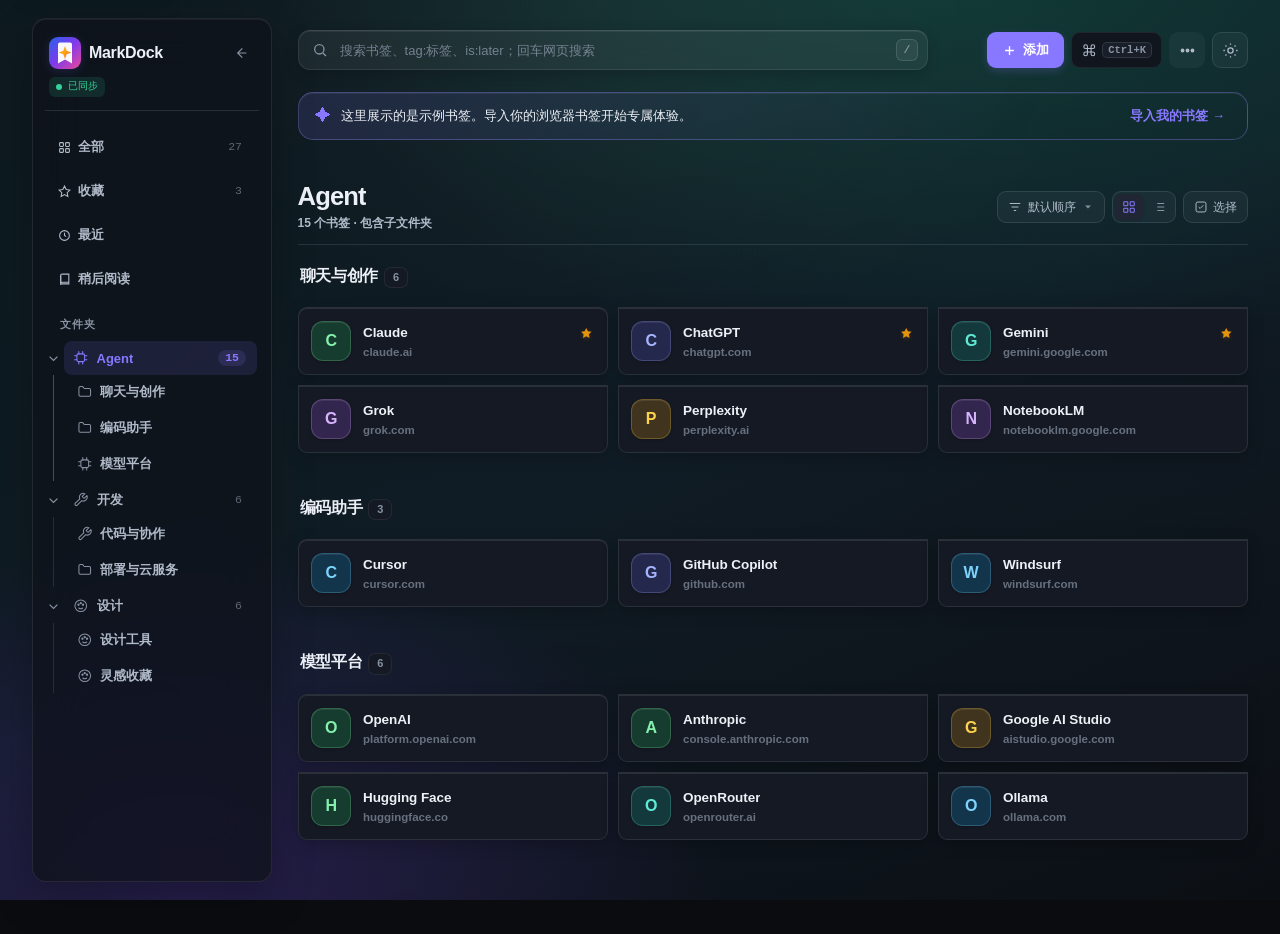
<file: index.html>
<!doctype html>
<html lang="zh-CN">
  <head>
    <meta charset="UTF-8" />
    <meta name="viewport" content="width=device-width, initial-scale=1" />
    <meta name="theme-color" content="#0b0c10" />
    <title>MarkDock 书签坞</title>
    <link rel="icon" type="image/svg+xml" href="./favicon.svg" />
    <script src="./theme-init.js"></script>
    <link rel="stylesheet" href="./styles.css" />
    <script src="./appearance.js" defer></script>
    <script src="./search-index.js" defer></script>
    <link rel="stylesheet" href="./design-system.css" />
    <script src="./app.js" defer></script>
  </head>
  <body>
    <a class="skip-link" href="#content">跳到书签内容</a>
    
    <!-- Fullscreen Immersive Ambient Backdrop -->
    <div class="backdrop" id="backdrop" aria-hidden="true">
      <div class="backdrop-image" id="backdropImage"></div>
      <div class="backdrop-overlay" id="backdropOverlay"></div>
      <div class="backdrop-texture" id="backdropTexture"></div>
    </div>

    <main class="app-window">
      <aside class="sidebar" aria-label="书签分类">
        <div class="sidebar-head">
          <div class="sidebar-brand-row">
            <h1 class="brand" aria-label="MarkDock 书签坞">
              <span class="brand-mark">
                <img src="./assets/brand/markdock-mark-compact.svg" alt="" aria-hidden="true" />
              </span>
              <span class="brand-name">MarkDock</span>
            </h1>
            <button class="sidebar-collapse-button" id="sidebarCollapseButton" type="button"
              aria-label="收起侧栏" aria-expanded="true" title="收起侧栏">
              <svg viewBox="0 0 24 24" aria-hidden="true"><path d="M14 5 7 12l7 7M7 12h13"/></svg>
            </button>
          </div>
          <span class="private-badge" id="syncBadge">
            <span class="badge-dot"></span>
            <span id="syncBadgeText">已同步</span>
          </span>
        </div>
        <div class="tabs-wrap sidebar-tabs-wrap">
          <nav class="tabs" id="tabs" aria-label="书签文件夹导航"></nav>
        </div>
      </aside>

      <div class="workspace-column">
        <!-- Immersive Unified Top Header -->
        <header class="titlebar">
        <!-- Left-Aligned 2-Column Grid Search Bar with Dynamic Web Search Trigger -->
        <div class="search-wrap">
          <div class="search-box" id="searchBox">
            <label class="search-input-label" for="searchInput">
              <svg class="search-icon" viewBox="0 0 24 24" aria-hidden="true"><circle cx="11" cy="11" r="7"/><path d="m16.5 16.5 4.5 4.5"/></svg>
              <input id="searchInput" type="search" placeholder="搜索书签、tag:标签、is:later；回车网页搜索" aria-label="搜索书签或网页" autocomplete="off" />
            </label>
            <button class="search-clear" id="searchClearBtn" type="button" aria-label="清空搜索" hidden title="清空搜索">×</button>
            <div class="search-web-controls" id="searchWebControls" hidden>
              <button class="search-web-btn" id="webSearchBtn" type="button" title="按 Enter 或点击跳转网页搜索">
                <span class="search-enter-glyph" aria-hidden="true">↵</span>
                <span id="webSearchBtnLabel">Google 搜索</span>
              </button>
              <button class="search-engine-btn" id="searchEngineBtn" type="button" aria-label="切换搜索引擎" aria-haspopup="true" aria-expanded="false" title="切换默认搜索引擎">
                <svg viewBox="0 0 20 20" class="engine-chevron" aria-hidden="true"><path d="m5 7.5 5 5 5-5"/></svg>
              </button>
              <div class="search-engine-menu" id="searchEngineMenu" role="menu" hidden>
                <div class="view-menu-group-label">网页搜索引擎</div>
                <button type="button" class="view-menu-item is-active" data-engine="google" role="menuitemradio" aria-checked="true">
                  <span class="engine-badge engine-badge--google" aria-hidden="true">G</span>
                  <span>Google 搜索</span>
                </button>
                <button type="button" class="view-menu-item" data-engine="baidu" role="menuitemradio" aria-checked="false">
                  <span class="engine-badge engine-badge--baidu" aria-hidden="true">百</span>
                  <span>百度搜索</span>
                </button>
                <button type="button" class="view-menu-item" data-engine="bing" role="menuitemradio" aria-checked="false">
                  <span class="engine-badge engine-badge--bing" aria-hidden="true">b</span>
                  <span>Bing 必应</span>
                </button>
                <button type="button" class="view-menu-item" data-engine="duckduckgo" role="menuitemradio" aria-checked="false">
                  <span class="engine-badge engine-badge--ddg" aria-hidden="true">D</span>
                  <span>DuckDuckGo</span>
                </button>
              </div>
            </div>
            <kbd id="searchShortcutKbd" title="按 / 键快速聚焦">/</kbd>
          </div>
        </div>

        <!-- Clean Header Actions -->
        <div class="titlebar-right">
          <button class="button button-primary quick-add-btn" id="quickAddButton" type="button" title="添加新书签">
            <svg viewBox="0 0 24 24" aria-hidden="true"><path d="M12 5v14M5 12h14"/></svg>
            <span>添加</span>
          </button>


          <!-- Command Palette Trigger in Header (Replaces duplicate ? button) -->
          <button class="header-cmd-btn" id="commandPaletteButton" type="button" aria-label="打开快速操作面板 (⌘K)" title="快速操作与全局检索 (⌘K / Ctrl+K)">
            <svg viewBox="0 0 24 24" aria-hidden="true"><path d="M18 3a3 3 0 0 0-3 3v12a3 3 0 0 0 3 3 3 3 0 0 0 3-3 3 3 0 0 0-3-3H6a3 3 0 0 0-3 3 3 3 0 0 0 3 3 3 3 0 0 0 3-3V6a3 3 0 0 0-3-3 3 3 0 0 0-3 3 3 3 0 0 0 3 3h12a3 3 0 0 0 3-3 3 3 0 0 0-3-3z"/></svg>
            <kbd>⌘K</kbd>
          </button>

          <!-- Actions Dropdown -->
          <div class="actions-wrap">
            <button class="icon-button header-icon-btn" id="actionsButton" type="button" aria-label="更多操作" aria-expanded="false" aria-controls="actionsMenu" title="更多操作">
              <svg viewBox="0 0 24 24" aria-hidden="true"><circle cx="12" cy="12" r="1.8" fill="currentColor"/><circle cx="19" cy="12" r="1.8" fill="currentColor"/><circle cx="5" cy="12" r="1.8" fill="currentColor"/></svg>
            </button>
            <div class="actions-menu" id="actionsMenu" hidden>
              <button id="syncNowButton" type="button" hidden>
                <svg viewBox="0 0 24 24" aria-hidden="true"><path d="M20 7v5h-5M4 17v-5h5"/><path d="M5.6 9A7 7 0 0 1 18 6l2 2M4 16l2 2a7 7 0 0 0 12.4-3"/></svg>
                重新同步书签
              </button>
              <div class="menu-divider" data-menu-kind="bookmark"></div>
              <button id="importButton" type="button">
                <svg viewBox="0 0 24 24" aria-hidden="true"><path d="M12 3v12m0 0-4-4m4 4 4-4M4 17v2a2 2 0 0 0 2 2h12a2 2 0 0 0 2-2v-2"/></svg> 导入书签
              </button>
              <button id="exportButton" type="button" aria-expanded="false" aria-controls="exportMenu">
                <span class="menu-item-content">
                  <svg viewBox="0 0 24 24" aria-hidden="true"><path d="M12 15V3m0 0-4 4m4-4 4 4M4 17v2a2 2 0 0 0 2 2h12a2 2 0 0 0 2-2v-2"/></svg> 导出书签
                </span>
                <span class="chevron">›</span>
              </button>
              <div class="export-menu" id="exportMenu" hidden>
                <button type="button" data-export="html">浏览器书签 HTML</button>
                <button type="button" data-export="json">JSON 备份</button>
              </div>
              <div class="menu-divider" data-menu-kind="bookmark"></div>
              <button id="collapseAllButton" type="button">
                <svg viewBox="0 0 24 24" aria-hidden="true"><path d="M7 11l5-5 5 5M7 13l5 5 5-5"/></svg> <span id="collapseAllLabel">折叠文件夹树</span>
              </button>
              <button id="duplicateButton" type="button">
                <svg viewBox="0 0 24 24" aria-hidden="true"><rect x="8" y="8" width="12" height="12" rx="2"/><path d="M4 16c-1.1 0-2-.9-2-2V4c0-1.1.9-2 2-2h10c1.1 0 2 .9 2 2"/></svg> 查找重复书签
              </button>
              <button id="deadLinkButton" type="button">
                <svg viewBox="0 0 24 24" aria-hidden="true"><path d="m10.5 8.5 5 5M15 9l-4 4M14 11a4.2 4.2 0 0 0 0-6L11 2a4.2 4.2 0 0 0-6 6l2 2m4 4 2 2a4.2 4.2 0 0 0 6-6l-2-2"/></svg> 检查失效链接
              </button>
              <div class="menu-divider" data-menu-kind="bookmark"></div>
              <button id="appearanceMenuItem" type="button">
                <svg viewBox="0 0 24 24" aria-hidden="true"><path d="M12 21a9 9 0 1 1 9-9c0 2.5-2 4-4 4h-2.5a2.5 2.5 0 0 0-1.8 4.2c.4.5.3 1.3-.3 1.6-.5.2-1.1.2-1.4.2Z"/><circle cx="7.5" cy="11.5" r="1.2"/><circle cx="10.5" cy="7.5" r="1.2"/><circle cx="15" cy="7.5" r="1.2"/></svg> 外观设置
              </button>
              <button id="shortcutsMenuItem" type="button">
                <svg viewBox="0 0 24 24" aria-hidden="true"><rect x="2" y="4" width="20" height="16" rx="3"/><path d="M6 8h.01M10 8h.01M14 8h.01M18 8h.01M6 12h.01M18 12h.01M8 16h8"/></svg> 快捷键指南 (?)
              </button>
              <a class="actions-menu-link" href="./privacy.html" target="_blank" rel="noopener noreferrer">隐私政策</a>
              <div class="actions-menu-footer">
                <span>MarkDock v2.5.2</span>
              </div>
            </div>
          </div>

          <button class="theme-toggle" id="themeToggle" type="button" aria-label="切换暗黑模式" title="切换暗黑模式">
            <svg class="theme-moon" viewBox="0 0 24 24" aria-hidden="true"><path d="M20.1 15.7A8.7 8.7 0 0 1 8.3 3.9 8.8 8.8 0 1 0 20.1 15.7Z"/></svg>
            <svg class="theme-sun" viewBox="0 0 24 24" aria-hidden="true"><circle cx="12" cy="12" r="3.7"/><path d="M12 2v2m0 16v2M4.9 4.9l1.4 1.4m11.4 11.4 1.4 1.4M2 12h2m16 0h2M4.9 19.1l1.4-1.4M17.7 6.3l1.4-1.4"/></svg>
          </button>
        </div>
        </header>

      <div class="sub-tabs-wrap" id="subTabsWrap" hidden>
        <nav class="sub-tabs" id="subTabs" aria-label="子文件夹导航"></nav>
      </div>

      <!-- Active Search Status Bar -->
      <div class="search-hint-bar" id="searchHintBar" hidden>
        <span id="searchResultNote"></span>
        <div class="search-hint-actions">
          <button type="button" id="saveSearchButton" class="tag-button" hidden>保存为集合</button>
          <button type="button" id="hintWebSearchBtn" class="tag-button tag-button-accent">网页搜索</button>
          <button type="button" id="clearSearchScopeBtn" class="tag-button">清空搜索</button>
        </div>
      </div>

      <input id="fileInput" type="file" accept=".html,.htm,.json,text/html,application/json" hidden />

      <!-- Demo State Banner -->
      <div class="demo-banner" id="demoBanner" hidden>
        <span class="demo-sparkle">✦</span>
        <span>这里展示的是示例书签。导入你的浏览器书签开始专属体验。</span>
        <button id="demoImportButton" type="button">导入我的书签 <span aria-hidden="true">→</span></button>
      </div>

      <div class="sr-only" id="contentAnnouncement" role="status" aria-live="polite" aria-atomic="true"></div>

      <!-- Main Bookmarks Content -->
      <section class="content" id="content" tabindex="-1" aria-label="书签内容"></section>

      </div>
    </main>

    <div class="selection-toolbar" id="selectionToolbar" role="region" aria-label="书签批量操作" hidden>
      <div class="selection-summary">
        <span class="selection-indicator" aria-hidden="true"></span>
        <strong id="selectionCount">已选 0 个</strong>
      </div>
      <div class="selection-actions">
        <button type="button" class="selection-action-button" id="selectAllResultsButton">全选当前结果</button>
        <button type="button" class="selection-action-button" id="clearSelectionButton" disabled>清空</button>
        <span class="selection-actions-divider" aria-hidden="true"></span>
        <button type="button" class="selection-action-button" id="selectionMoveButton" disabled title="移动已选书签 (M)">
          <svg viewBox="0 0 24 24" aria-hidden="true"><path d="M5 12h14M13 6l6 6-6 6"/></svg>
          <span>移动</span>
          <kbd>M</kbd>
        </button>
        <button type="button" class="selection-action-button" id="selectionFavoriteButton" disabled title="收藏或取消收藏已选书签 (F)">
          <svg viewBox="0 0 24 24" aria-hidden="true"><path d="M12 2l3.09 6.26L22 9.27l-5 4.87 1.18 6.88L12 17.77l-6.18 3.25L7 14.14 2 9.27l6.91-1.01L12 2z"/></svg>
          <span id="selectionFavoriteLabel">加入收藏</span>
          <kbd>F</kbd>
        </button>
        <button type="button" class="selection-action-button is-danger" id="selectionDeleteButton" disabled title="删除已选书签 (Delete)">
          <svg viewBox="0 0 24 24" aria-hidden="true"><path d="M3 6h18M19 6v14a2 2 0 0 1-2 2H7a2 2 0 0 1-2-2V6M8 6V4a2 2 0 0 1 2-2h4a2 2 0 0 1 2 2v2"/></svg>
          <span>删除</span>
          <kbd>⌫</kbd>
        </button>
        <span class="selection-actions-divider" aria-hidden="true"></span>
        <button type="button" class="selection-exit-button" id="selectionExitButton" title="退出选择模式 (Esc)">
          <span>退出</span>
          <kbd>ESC</kbd>
        </button>
      </div>
    </div>

    <!-- Bookmark Dialog -->
    <dialog id="bookmarkDialog" class="bookmark-dialog" aria-labelledby="dialogTitle">
      <form id="bookmarkForm" novalidate>
        <div class="dialog-heading">
          <div><p class="eyebrow">BOOKMARK</p><h2 id="dialogTitle">添加书签</h2></div>
          <button class="icon-button" id="closeDialogButton" type="button" aria-label="关闭">×</button>
        </div>

        <div class="field" id="targetDestinationWrap" hidden style="display: none !important;">
          <span>保存位置</span>
          <div class="segmented-control" id="saveDestinationToggle">
            <button type="button" class="segment-btn is-active" data-dest="chrome">保存到 Chrome 书签</button>
            <button type="button" class="segment-btn" data-dest="local">仅本地</button>
          </div>
        </div>

        <label class="field">
          <span>名称</span>
          <input id="titleField" name="title" required maxlength="512" placeholder="例如：我的工作台" autocomplete="off" />
        </label>

        <label class="field">
          <span>网址</span>
          <input id="urlField" name="url" required type="text" inputmode="url" placeholder="https://example.com" autocomplete="off" />
        </label>

        <div class="field" id="chromeFolderSelectWrap" hidden>
          <label for="chromeFolderSelect">目标文件夹</label>
          <select id="chromeFolderSelect"></select>
        </div>

        <div class="field-grid" id="localOrganizeFields">
          <label class="field">
            <span>分类</span>
            <input id="categoryField" name="category" list="categorySuggestions" maxlength="50" placeholder="例如：工作" />
            <datalist id="categorySuggestions"></datalist>
          </label>
          <label class="field">
            <span>分组</span>
            <input id="groupField" name="group" maxlength="100" placeholder="例如：常用工具" />
          </label>
        </div>

        <details class="bookmark-details-fields">
          <summary>个人整理信息</summary>
          <div class="bookmark-details-grid">
            <label class="field">
              <span>标签</span>
              <input id="tagsField" name="tags" maxlength="240" placeholder="用逗号分隔，如：工作、阅读" autocomplete="off" />
            </label>
            <label class="field">
              <span>阅读状态</span>
              <select id="readStatusField" name="readStatus">
                <option value="none">未标记</option>
                <option value="unread">未读</option>
                <option value="later">稍后阅读</option>
                <option value="read">已读</option>
              </select>
            </label>
            <label class="field bookmark-note-field">
              <span>个人备注</span>
              <textarea id="noteField" name="note" maxlength="1200" rows="3" placeholder="仅保存在本机，并随 JSON 备份导出"></textarea>
            </label>
          </div>
        </details>

        <label class="favorite-check">
          <input id="favoriteField" name="favorite" type="checkbox" />
          <span>加入收藏</span>
        </label>

        <p class="dialog-hint" id="chromeEditHint" hidden>修改将自动同步写回浏览器。</p>
        <p class="form-error" id="formError" role="alert" hidden></p>

        <div class="dialog-actions">
          <button class="button button-danger" id="deleteButton" type="button" hidden>删除书签</button>
          <span class="dialog-spacer"></span>
          <button class="button button-quiet" id="cancelDialogButton" type="button">取消</button>
          <button class="button button-primary" type="submit">保存书签</button>
        </div>
      </form>
    </dialog>

    <dialog id="importPreviewDialog" class="bookmark-dialog import-preview-dialog" aria-labelledby="importPreviewTitle">
      <div class="dialog-heading">
        <div><p class="eyebrow">导入预览</p><h2 id="importPreviewTitle">确认导入内容</h2></div>
        <button class="icon-button" id="cancelImportPreviewButton" type="button" aria-label="取消导入">×</button>
      </div>
      <p class="import-preview-summary" id="importPreviewSummary"></p>
      <div class="import-preview-details" id="importPreviewDetails"></div>
      <fieldset class="import-strategy-options">
        <legend>导入方式</legend>
        <label><input type="radio" name="importStrategy" value="merge" checked /> 合并到现有本地书签</label>
        <label><input type="radio" name="importStrategy" value="skip" /> 合并并跳过重复网址</label>
        <label id="replaceImportOption" hidden><input type="radio" name="importStrategy" value="replace" /> 替换现有本地书签（先下载备份）</label>
      </fieldset>
      <p class="dialog-hint">Chrome 原生书签只会匹配和更新状态，不会被此导入替换。</p>
      <div class="dialog-actions">
        <span class="dialog-spacer"></span>
        <button class="button button-quiet" id="cancelImportPreviewAction" type="button">取消</button>
        <button class="button button-primary" id="confirmImportPreviewButton" type="button">继续导入</button>
      </div>
    </dialog>

    <!-- Move Bookmark Dialog -->
    <dialog id="moveDialog" class="bookmark-dialog" aria-labelledby="moveTitle">
      <form id="moveForm">
        <div class="dialog-heading">
          <div><p class="eyebrow">ORGANIZE</p><h2 id="moveTitle">移动到分组</h2></div>
          <button class="icon-button" type="button" data-close-dialog="moveDialog" aria-label="关闭">×</button>
        </div>
        <label class="field"><span>目标分组</span><select id="moveTarget" required></select></label>
        <label class="field"><span>新建子分组（可选）</span><input id="newGroupName" maxlength="80" placeholder="留空则直接移入选中的分组" autocomplete="off" /></label>
        <p class="dialog-hint">书签移动将自动同步写回浏览器。</p>
        <div class="dialog-actions">
          <span class="dialog-spacer"></span>
          <button class="button button-quiet" type="button" data-close-dialog="moveDialog">取消</button>
          <button class="button button-primary" type="submit">移动书签</button>
        </div>
      </form>
    </dialog>

    <!-- Rename Section Dialog -->
    <dialog id="renameDialog" class="bookmark-dialog" aria-labelledby="renameTitle">
      <form id="renameForm">
        <div class="dialog-heading">
          <div><p class="eyebrow">SECTION</p><h2 id="renameTitle">重命名分组</h2></div>
          <button class="icon-button" type="button" data-close-dialog="renameDialog" aria-label="关闭">×</button>
        </div>
        <label class="field">
          <span>新分组名称</span>
          <input id="renameInput" required maxlength="100" placeholder="输入新的名称" autocomplete="off" />
        </label>
        <p class="form-error" id="renameError" role="alert" hidden></p>
        <p class="dialog-hint" id="renameHint">重命名将更新此分组下的所有书签。</p>
        <div class="dialog-actions">
          <span class="dialog-spacer"></span>
          <button class="button button-quiet" type="button" data-close-dialog="renameDialog">取消</button>
          <button class="button button-primary" type="submit">保存名称</button>
        </div>
      </form>
    </dialog>

    <!-- Audit Dialog (Duplicates & Dead Links) -->
    <dialog id="auditDialog" class="bookmark-dialog audit-dialog" aria-labelledby="auditTitle">
      <div class="dialog-heading">
        <div><p class="eyebrow">MAINTENANCE</p><h2 id="auditTitle">书签检查</h2></div>
        <button class="icon-button" type="button" data-close-dialog="auditDialog" aria-label="关闭">×</button>
      </div>

      <div class="audit-summary-box">
        <p id="auditSummary"></p>
        <div class="audit-progress" id="auditProgressWrap" hidden>
          <div class="audit-progress-bar" id="auditProgressBar"></div>
        </div>
      </div>

      <div id="auditResults" class="audit-results"></div>

      <div class="dialog-actions">
        <span class="dialog-spacer"></span>
        <button class="button button-quiet" type="button" data-close-dialog="auditDialog">关闭</button>
        <button class="button button-quiet" id="cancelAuditButton" type="button" hidden>停止检查</button>
        <button class="button button-danger" id="mergeDuplicatesButton" type="button" hidden>一键合并全部重复项</button>
      </div>
    </dialog>

    <!-- Shortcuts Cheatsheet Dialog -->
    <dialog id="shortcutsDialog" class="bookmark-dialog shortcuts-dialog" aria-labelledby="shortcutsTitle">
      <div class="dialog-heading">
        <div><p class="eyebrow">HELP</p><h2 id="shortcutsTitle">快捷键指南</h2></div>
        <button class="icon-button" type="button" data-close-dialog="shortcutsDialog" aria-label="关闭">×</button>
      </div>
      <div class="shortcuts-table">
        <div class="shortcut-row"><kbd>/</kbd><span>聚焦搜索框</span></div>
        <div class="shortcut-row"><kbd>⌘ K</kbd> / <kbd>Ctrl K</kbd><span>打开快速操作面板</span></div>
        <div class="shortcut-row"><kbd>s</kbd><span>切换书签选择模式</span></div>
        <div class="shortcut-row"><kbd>↑</kbd> <kbd>↓</kbd> <kbd>←</kbd> <kbd>→</kbd> 或 <kbd>j</kbd> / <kbd>k</kbd><span>网格四向移动或上下遍历；搜索后按 ↓ 进入结果</span></div>
        <div class="shortcut-row"><kbd>Enter</kbd><span>在新标签页打开当前选中的书签</span></div>
        <div class="shortcut-row"><kbd>c</kbd><span>复制当前选中书签的网址</span></div>
        <div class="shortcut-row"><kbd>e</kbd><span>编辑当前选中的书签</span></div>
        <div class="shortcut-row"><kbd>f</kbd><span>收藏 / 取消收藏当前书签</span></div>
        <div class="shortcut-row"><kbd>m</kbd><span>移动当前书签到其他分组（或直接拖拽卡片）</span></div>
        <div class="shortcut-row"><kbd>Delete</kbd> 或 <kbd>Backspace</kbd><span>删除当前选中的书签</span></div>
        <div class="shortcut-row"><kbd>Esc</kbd><span>关闭当前菜单或对话框；无浮层时清空搜索并返回搜索框</span></div>
        <div class="shortcut-row"><kbd>?</kbd><span>随时呼出此快捷键帮助</span></div>
      </div>
      <div class="dialog-actions">
        <span class="dialog-version-tag">MarkDock v2.5.2</span>
        <span class="dialog-spacer"></span>
        <button class="button button-primary" type="button" data-close-dialog="shortcutsDialog">知道了</button>
      </div>
    </dialog>

    <dialog id="commandDialog" class="command-dialog" aria-labelledby="commandTitle">
      <h2 id="commandTitle" class="sr-only">快速操作</h2>
      <div class="command-search-bar">
        <label class="command-search-box" for="commandInput">
          <svg viewBox="0 0 24 24" aria-hidden="true"><circle cx="11" cy="11" r="7"/><path d="m16.5 16.5 4.5 4.5"/></svg>
          <input id="commandInput" type="search" autocomplete="off" placeholder="搜索书签、输入快捷指令，或输入 @ 按站点域名聚合…" />
        </label>
        <button class="command-esc-button" id="closeCommandButton" type="button" aria-label="关闭快速操作" title="按 Esc 关闭">ESC</button>
      </div>
      <div class="command-results" id="commandResults" role="listbox" aria-label="操作和书签结果"></div>
      <div class="command-dialog-footer">
        <span class="command-footer-hints"><span><kbd>↑</kbd><kbd>↓</kbd> 导航</span><span><kbd>↵</kbd> 执行</span><span><kbd>@</kbd> 站点聚合</span></span>
        <span class="command-footer-shortcut">⌘K / Ctrl+K</span>
      </div>
    </dialog>

    <dialog id="saveSearchDialog" class="bookmark-dialog save-search-dialog" aria-labelledby="saveSearchTitle">
      <form id="saveSearchForm">
        <div class="dialog-heading">
          <div><p class="eyebrow">快捷集合</p><h2 id="saveSearchTitle">保存当前搜索</h2></div>
          <button class="icon-button" type="button" data-close-dialog="saveSearchDialog" aria-label="关闭">×</button>
        </div>
        <p class="saved-query-preview" id="savedQueryPreview"></p>
        <label class="field"><span>集合名称</span><input id="saveSearchName" required maxlength="48" placeholder="例如：工作资料" autocomplete="off" /></label>
        <div class="dialog-actions">
          <span class="dialog-spacer"></span>
          <button class="button button-quiet" type="button" data-close-dialog="saveSearchDialog">取消</button>
          <button class="button button-primary" type="submit">保存集合</button>
        </div>
      </form>
    </dialog>

    <!-- Appearance Settings Dialog -->
    <dialog id="appearanceDialog" class="bookmark-dialog appearance-dialog" aria-labelledby="appearanceTitle">
      <div class="dialog-heading">
        <div>
          <p class="eyebrow">外观</p>
          <h2 id="appearanceTitle">界面主题</h2>
        </div>
        <button class="icon-button" type="button" data-close-dialog="appearanceDialog" aria-label="关闭">×</button>
      </div>

      <div class="appearance-intro">
        <span class="appearance-intro-mark" aria-hidden="true">
          <svg viewBox="0 0 24 24"><path d="M20.2 15.7A8.7 8.7 0 0 1 8.3 3.8 8.9 8.9 0 1 0 20.2 15.7Z"/></svg>
        </span>
        <div>
          <h3>选择适合你的阅读环境</h3>
          <p>主题会自动保存，也可以随时用顶栏按钮切换。</p>
        </div>
      </div>

      <p class="appearance-save-status" id="appearanceSaveStatus" role="status" aria-live="polite" hidden></p>

      <div class="appearance-mode-grid" role="group" aria-label="选择界面主题">
        <button class="appearance-mode-card" type="button" data-theme-option="dark" aria-pressed="false">
          <span class="appearance-theme-preview preview-dark" aria-hidden="true">
            <span class="preview-toolbar"><i></i><i></i><i></i></span>
            <span class="preview-workspace">
              <span class="preview-sidebar"></span>
              <span class="preview-content"><i></i><i></i><i></i></span>
            </span>
          </span>
          <span class="appearance-mode-meta">
            <span class="appearance-mode-copy">
              <strong>暗黑</strong>
              <small>柔和深色，沉浸护眼</small>
            </span>
            <span class="theme-choice-mark" aria-hidden="true">
              <svg viewBox="0 0 16 16"><path d="m3.5 8.2 2.8 2.7 6.2-6"/></svg>
            </span>
          </span>
        </button>

        <button class="appearance-mode-card" type="button" data-theme-option="light" aria-pressed="false">
          <span class="appearance-theme-preview preview-light" aria-hidden="true">
            <span class="preview-toolbar"><i></i><i></i><i></i></span>
            <span class="preview-workspace">
              <span class="preview-sidebar"></span>
              <span class="preview-content"><i></i><i></i><i></i></span>
            </span>
          </span>
          <span class="appearance-mode-meta">
            <span class="appearance-mode-copy">
              <strong>白色</strong>
              <small>清晰通透，适合日间</small>
            </span>
            <span class="theme-choice-mark" aria-hidden="true">
              <svg viewBox="0 0 16 16"><path d="m3.5 8.2 2.8 2.7 6.2-6"/></svg>
            </span>
          </span>
        </button>

        <button class="appearance-mode-card" type="button" data-theme-option="system" aria-pressed="false">
          <span class="appearance-theme-preview preview-system" aria-hidden="true">
            <span class="preview-toolbar"><i></i><i></i><i></i></span>
            <span class="preview-workspace">
              <span class="preview-sidebar"></span>
              <span class="preview-content"><i></i><i></i><i></i></span>
            </span>
          </span>
          <span class="appearance-mode-meta">
            <span class="appearance-mode-copy">
              <strong>跟随系统</strong>
              <small>随系统昼夜自动切换</small>
            </span>
            <span class="theme-choice-mark" aria-hidden="true">
              <svg viewBox="0 0 16 16"><path d="m3.5 8.2 2.8 2.7 6.2-6"/></svg>
            </span>
          </span>
        </button>
      </div>

      <section class="launch-mode-panel" id="launchModePanel" aria-labelledby="launchModeTitle">
        <div class="launch-mode-heading">
          <span class="launch-mode-heading-icon" aria-hidden="true">
            <svg viewBox="0 0 24 24"><rect x="3.5" y="4" width="17" height="12.5" rx="2.2"/><path d="M8 20h8M12 16.5V20"/></svg>
          </span>
          <span>
            <h3 id="launchModeTitle">打开工作台</h3>
            <p>选择点击工具栏图标后的打开方式</p>
          </span>
        </div>
        <div class="launch-mode-options" role="group" aria-label="工作台打开方式">
          <button class="launch-mode-option" type="button" data-launch-mode="tab" aria-pressed="true">
            <span class="launch-mode-option-icon" aria-hidden="true">
              <svg viewBox="0 0 24 24"><rect x="3.5" y="5" width="17" height="15" rx="2.2"/><path d="M3.5 9h17M7 7h.01M10 7h.01"/></svg>
            </span>
            <span class="launch-mode-option-copy"><strong>新标签页</strong><small>完整空间，适合集中整理</small></span>
            <span class="launch-mode-check" aria-hidden="true"><svg viewBox="0 0 16 16"><path d="m3.5 8.2 2.8 2.7 6.2-6"/></svg></span>
          </button>
          <button class="launch-mode-option" type="button" data-launch-mode="side-panel" aria-pressed="false">
            <span class="launch-mode-option-icon" aria-hidden="true">
              <svg viewBox="0 0 24 24"><rect x="3.5" y="4" width="17" height="16" rx="2.2"/><path d="M14.5 4v16M17.5 7h1M17.5 10h1M17.5 13h1"/></svg>
            </span>
            <span class="launch-mode-option-copy"><strong>浏览器侧边栏</strong><small>与当前网页并排查看</small></span>
            <span class="launch-mode-check" aria-hidden="true"><svg viewBox="0 0 16 16"><path d="m3.5 8.2 2.8 2.7 6.2-6"/></svg></span>
          </button>
        </div>
      </section>

      <section class="appearance-wallpaper" aria-labelledby="appearanceWallpaperTitle">
        <div class="appearance-section-heading">
          <div>
            <h3 id="appearanceWallpaperTitle">背景与质感</h3>
            <p>个性化背景效果，支持双主题独立记忆与即时生效</p>
          </div>
        </div>

        <div class="wallpaper-mode-grid" role="group" aria-label="选择背景类型">
          <button class="wallpaper-mode-button" type="button" data-wallpaper-choice="diffuse" aria-pressed="false">
            <span class="wallpaper-mode-swatch wallpaper-swatch-default" aria-hidden="true"></span>
            <span>默认微光</span>
          </button>
          <button class="wallpaper-mode-button" type="button" data-wallpaper-choice="gradient" aria-pressed="false">
            <span class="wallpaper-mode-swatch wallpaper-swatch-gradient" aria-hidden="true"></span>
            <span>流光渐变</span>
          </button>
        </div>

        <div class="wallpaper-options" id="wallpaperOptions" hidden>
          <!-- 1. 渐变预设 -->
          <div class="wallpaper-option-row" id="wallpaperGradientOptions" hidden>
            <span class="wallpaper-option-label">渐变方案</span>
            <div class="wallpaper-gradient-options" role="group" aria-label="渐变背景">
              <button class="wallpaper-gradient-button" type="button" data-wallpaper-gradient="slate" aria-label="石墨灰" aria-pressed="false"><span class="gradient-swatch gradient-slate"></span><span>石墨</span></button>
              <button class="wallpaper-gradient-button" type="button" data-wallpaper-gradient="coast" aria-label="海岸蓝" aria-pressed="false"><span class="gradient-swatch gradient-coast"></span><span>海岸</span></button>
              <button class="wallpaper-gradient-button" type="button" data-wallpaper-gradient="plum" aria-label="暮紫" aria-pressed="false"><span class="gradient-swatch gradient-plum"></span><span>暮紫</span></button>
              <button class="wallpaper-gradient-button" type="button" data-wallpaper-gradient="aurora" aria-label="极光绿" aria-pressed="false"><span class="gradient-swatch gradient-aurora"></span><span>极光</span></button>
              <button class="wallpaper-gradient-button" type="button" data-wallpaper-gradient="sunset" aria-label="落日珊瑚" aria-pressed="false"><span class="gradient-swatch gradient-sunset"></span><span>落日</span></button>
              <button class="wallpaper-gradient-button" type="button" data-wallpaper-gradient="abyss" aria-label="深蓝星河" aria-pressed="false"><span class="gradient-swatch gradient-abyss"></span><span>深蓝</span></button>
            </div>
          </div>
        </div>

        <!-- 5. 高级质感扩展 (点阵网格与卡片毛玻璃) -->
        <div class="wallpaper-extra-effects" id="wallpaperExtraEffects">
          <div class="appearance-switch-row">
            <div class="switch-meta">
              <strong>卡片显示密度</strong>
              <small>调整书签网格间距与卡片呼吸感</small>
            </div>
            <div class="density-segmented" role="group" aria-label="卡片显示密度">
              <button type="button" class="density-segment-btn is-active" data-density-option="comfortable" aria-pressed="true">舒适</button>
              <button type="button" class="density-segment-btn" data-density-option="compact" aria-pressed="false">紧凑</button>
            </div>
          </div>

          <div class="appearance-switch-row">
            <div class="switch-meta">
              <strong>微质感点阵</strong>
              <small>在背景表层叠加细腻科技网格微粒</small>
            </div>
            <button type="button" class="appearance-toggle-switch" id="toggleDotGrid" role="switch" aria-checked="false" aria-label="微质感点阵开关">
              <span class="toggle-knob"></span>
            </button>
          </div>

          <div class="appearance-switch-row">
            <div class="switch-meta">
              <strong>卡片毛玻璃</strong>
              <small>书签卡片半透明磨砂毛玻璃浮雕质感</small>
            </div>
            <button type="button" class="appearance-toggle-switch" id="toggleCardGlass" role="switch" aria-checked="false" aria-label="卡片毛玻璃开关">
              <span class="toggle-knob"></span>
            </button>
          </div>
        </div>
      </section>

      <div class="dialog-actions">
        <span class="appearance-save-note">选择后立即生效</span>
        <span class="dialog-spacer"></span>
        <button class="button button-primary" type="button" data-close-dialog="appearanceDialog">完成</button>
      </div>
    </dialog>

    <dialog id="dataUseDisclosureDialog" class="bookmark-dialog data-use-dialog" aria-labelledby="dataUseDisclosureTitle">
      <div class="dialog-heading">
        <div>
          <p class="eyebrow">隐私与数据</p>
          <h2 id="dataUseDisclosureTitle">MarkDock 如何使用书签数据</h2>
        </div>
      </div>
      <p class="data-use-intro">继续使用前，请了解扩展会如何处理你的书签和相关数据。</p>
      <ul class="data-use-list">
        <li>读取书签标题、网址和文件夹，用于展示、搜索、整理及按你的操作更新 Chrome 书签；你创建或导入到 MarkDock 的本地书签也保存在本机。主动使用快捷键或右键菜单快速保存时，会读取当前标签页标题和网址。</li>
        <li>收藏状态、自定义图标和外观偏好保存在本机；Chrome Sync 会同步界面偏好与文件夹展开状态，展开状态包含相应的 Chrome 书签文件夹 ID。</li>
        <li>显示书签卡片时会自动向对应网站请求高清图标，该网站会收到图标请求连接信息。失效链接检查只在你启动并授权后请求书签网址。</li>
        <li>MarkDock 不会把书签列表发送给开发者，也不使用广告或分析服务。</li>
      </ul>
      <p class="data-use-policy">详细处理方式见 <a href="./privacy.html" target="_blank" rel="noopener noreferrer">隐私政策</a>。</p>
      <p class="appearance-save-status" id="dataUseConsentStatus" role="status" aria-live="polite" hidden></p>
      <div class="dialog-actions">
        <span class="dialog-spacer"></span>
        <button class="button button-primary" id="acceptDataUseButton" type="button">同意并继续</button>
      </div>
    </dialog>

    <!-- Right-click Context Menu -->
    <div class="context-menu" id="contextMenu" role="menu" hidden>
      <button type="button" data-menu-kind="bookmark" data-action="open-window" role="menuitem">
        <svg viewBox="0 0 24 24" aria-hidden="true"><rect x="3" y="3" width="18" height="18" rx="2"/><path d="M3 9h18"/></svg> 在新窗口打开
      </button>
      <button type="button" data-menu-kind="bookmark" data-action="open-incognito" role="menuitem">
        <svg viewBox="0 0 24 24" aria-hidden="true"><path d="M2 10h20M5 10l2-6h10l2 6"/><circle cx="7.5" cy="15.5" r="3.5"/><circle cx="16.5" cy="15.5" r="3.5"/><path d="M11 15.5h2"/></svg> 在隐身窗口打开
      </button>
      <div class="menu-divider" data-menu-kind="bookmark"></div>
      <button type="button" data-menu-kind="bookmark" data-action="filter-domain" role="menuitem">
        <svg viewBox="0 0 24 24" aria-hidden="true"><circle cx="12" cy="12" r="9"/><path d="M3.6 9h16.8M3.6 15h16.8M12 3a15 15 0 0 1 0 18M12 3a15 15 0 0 0 0 18"/></svg> 筛选此站点书签
      </button>
      <button type="button" data-menu-kind="bookmark" data-action="copy-url" role="menuitem">
        <svg viewBox="0 0 24 24" aria-hidden="true"><rect x="9" y="9" width="13" height="13" rx="2"/><path d="M5 15H4a2 2 0 0 1-2-2V4a2 2 0 0 1 2-2h9a2 2 0 0 1 2 2v1"/></svg> 复制网址
      </button>
      <button type="button" data-menu-kind="bookmark" data-action="copy-title" role="menuitem">
        <svg viewBox="0 0 24 24" aria-hidden="true"><path d="M4 7V4h16v3M9 20h6M12 4v16"/></svg> 复制名称
      </button>
      <div class="menu-divider" data-menu-kind="bookmark"></div>
      <button type="button" data-menu-kind="bookmark" data-action="edit" role="menuitem">
        <svg viewBox="0 0 24 24" aria-hidden="true"><path d="M12 20h9M16.5 3.5a2.12 2.12 0 0 1 3 3L7 19l-4 1 1-4L16.5 3.5z"/></svg> 编辑书签
      </button>
      <button type="button" data-menu-kind="bookmark" data-action="move" role="menuitem">
        <svg viewBox="0 0 24 24" aria-hidden="true"><path d="M5 12h14M12 5l7 7-7 7"/></svg> 移动分组
      </button>
      <div class="menu-divider" data-menu-kind="bookmark"></div>
      <button type="button" data-menu-kind="bookmark" data-action="delete" role="menuitem" class="danger-action">
        <svg viewBox="0 0 24 24" aria-hidden="true"><path d="M3 6h18M19 6v14a2 2 0 0 1-2 2H7a2 2 0 0 1-2-2V6M8 6V4a2 2 0 0 1 2-2h4a2 2 0 0 1 2 2v2"/></svg> 删除书签
      </button>
      <div class="menu-divider" data-menu-kind="folder" hidden></div>
      <button type="button" data-menu-kind="folder" data-action="folder-add-bookmark" role="menuitem" hidden>
        <svg viewBox="0 0 24 24" aria-hidden="true"><path d="M12 5v14M5 12h14"/></svg> 在此新建书签
      </button>
      <button type="button" data-menu-kind="folder" data-action="folder-new-subfolder" role="menuitem" hidden>
        <svg viewBox="0 0 24 24" aria-hidden="true"><path d="M3 7v10a2 2 0 0 0 2 2h14a2 2 0 0 0 2-2V9a2 2 0 0 0-2-2h-6.93a2 2 0 0 1-1.66-.9l-.82-1.2A2 2 0 0 0 7.93 4H5a2 2 0 0 0-2 2v1z"/><path d="M12 10v6M9 13h6"/></svg> 新建子文件夹
      </button>
      <button type="button" data-menu-kind="folder" data-action="folder-rename" role="menuitem" hidden>
        <svg viewBox="0 0 24 24" aria-hidden="true"><path d="M12 20h9M16.5 3.5a2.12 2.12 0 0 1 3 3L7 19l-4 1 1-4Z"/></svg> 重命名文件夹
      </button>
      <button type="button" data-menu-kind="folder" data-action="folder-open-all" role="menuitem" hidden>
        <svg viewBox="0 0 24 24" aria-hidden="true"><path d="M18 13v6a2 2 0 0 1-2 2H5a2 2 0 0 1-2-2V8a2 2 0 0 1 2-2h6M15 3h6v6M10 14 21 3"/></svg> <span id="folderOpenAllLabel">打开文件夹内书签</span>
      </button>
      <div class="menu-divider" data-menu-kind="folder" data-folder-danger-divider hidden></div>
      <button type="button" data-menu-kind="folder" data-action="folder-delete" role="menuitem" class="danger-action" hidden>
        <svg viewBox="0 0 24 24" aria-hidden="true"><path d="M3 6h18M19 6v14a2 2 0 0 1-2 2H7a2 2 0 0 1-2-2V6M8 6V4a2 2 0 0 1 2-2h4a2 2 0 0 1 2 2v2"/></svg> 删除文件夹
      </button>
    </div>

    <div class="bookmark-tooltip" id="bookmarkTooltip" role="tooltip" hidden></div>
    <div class="sidebar-dock-flyout" id="sidebarDockFlyout" role="tooltip" hidden></div>
    <div class="toast" id="toast" role="status" aria-live="polite">
      <span id="toastMessage"></span>
      <button id="toastAction" type="button" hidden></button>
    </div>
  </body>
</html>
</file>
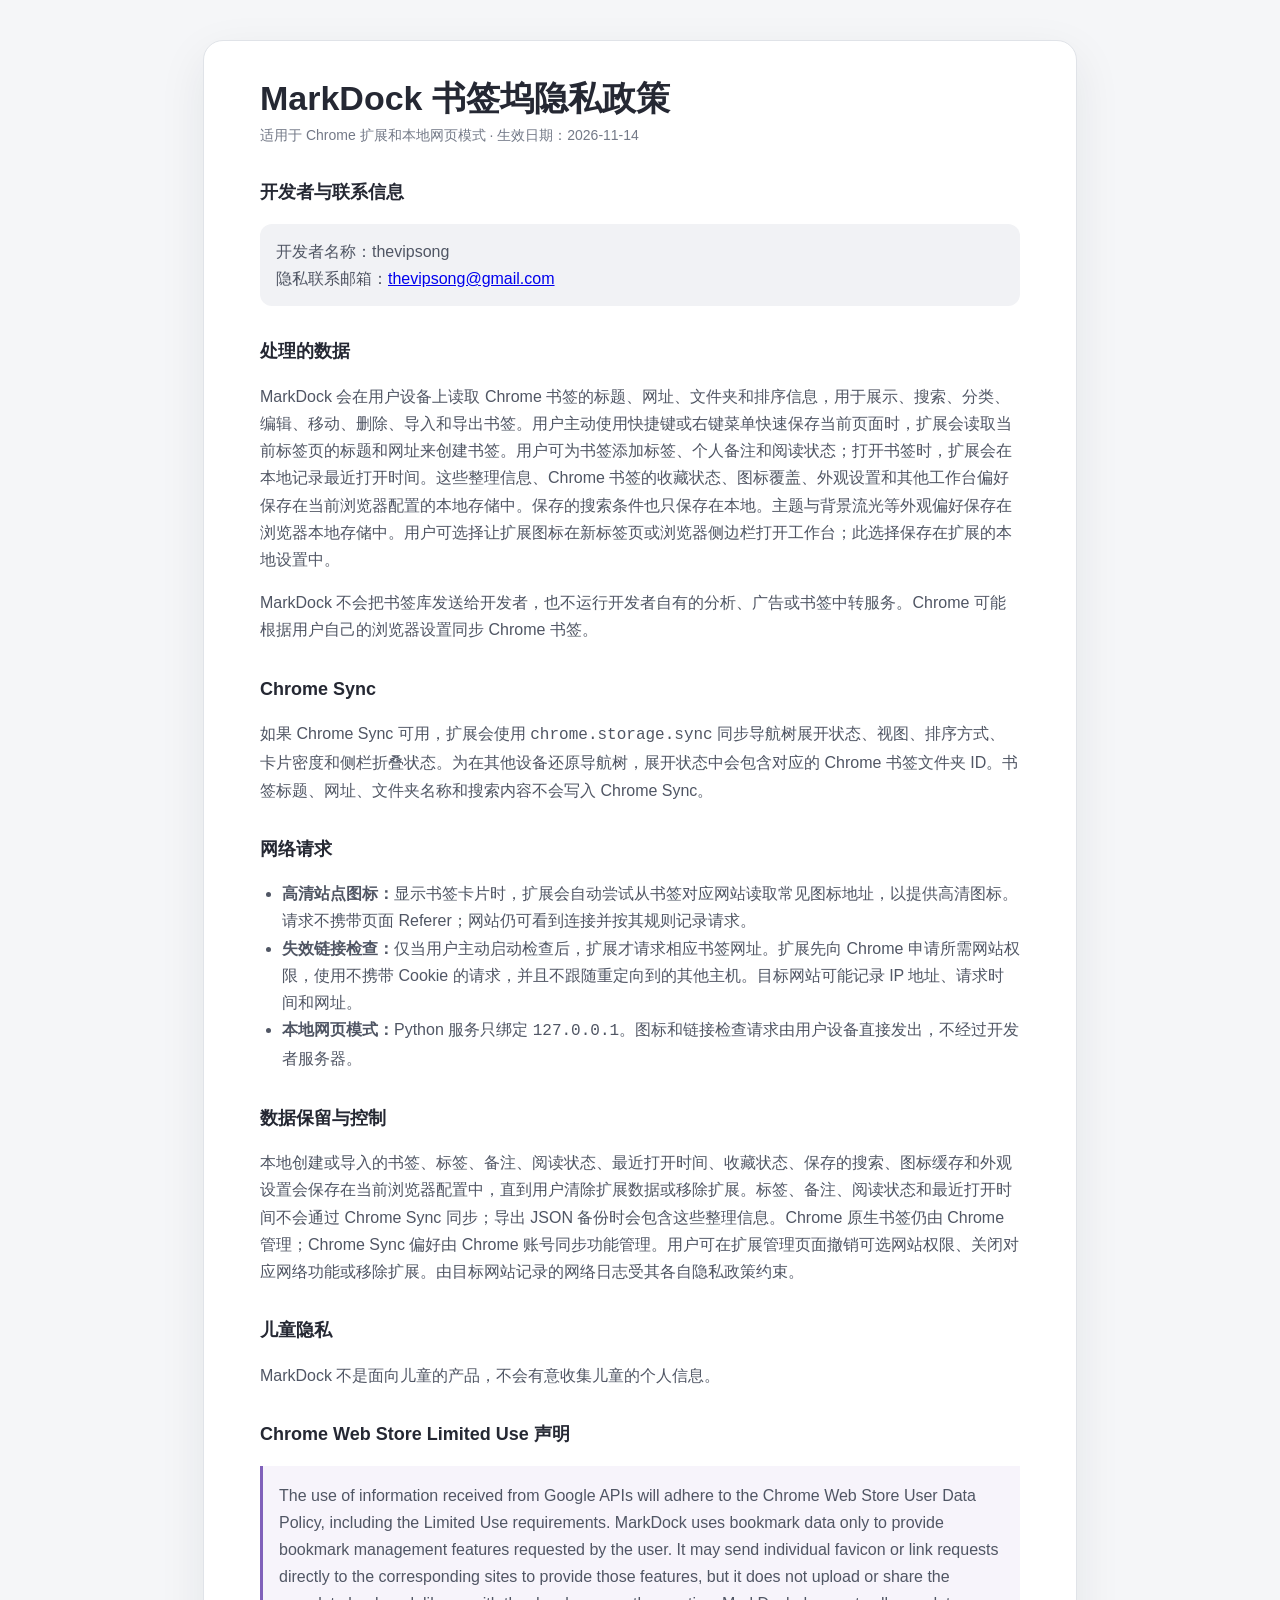
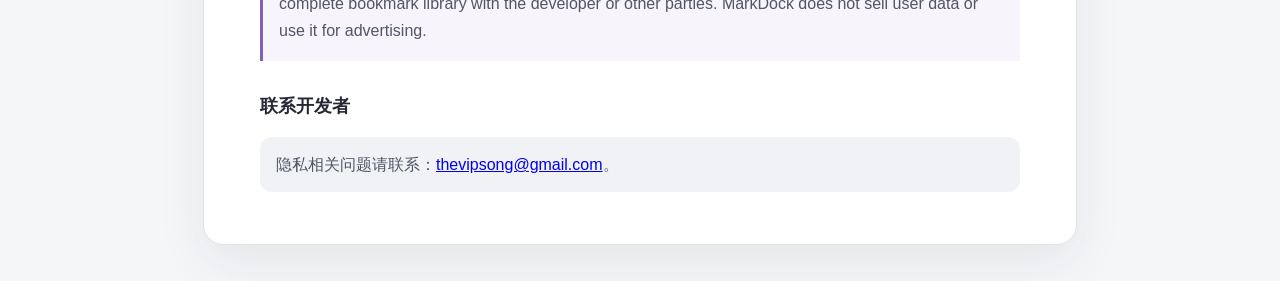
<file: privacy.html>
<!doctype html>
<html lang="zh-CN">
  <head>
    <meta charset="UTF-8" />
    <meta name="viewport" content="width=device-width, initial-scale=1" />
    <meta name="theme-color" content="#f5f6f8" />
    <title>MarkDock 隐私政策</title>
    <style>
      :root { color-scheme: light; font: 16px/1.7 -apple-system, BlinkMacSystemFont, "Segoe UI", sans-serif; color: #252833; background: #f5f6f8; }
      body { margin: 0; padding: 40px 20px; }
      main { max-width: 760px; margin: 0 auto; padding: 36px clamp(22px, 6vw, 56px); border: 1px solid #e0e3e8; border-radius: 20px; background: #fff; box-shadow: 0 16px 48px rgba(27, 35, 49, .08); }
      h1 { margin: 0 0 4px; font-size: clamp(26px, 4vw, 34px); line-height: 1.25; }
      h2 { margin: 30px 0 8px; font-size: 18px; }
      p, li { color: #505664; }
      ul { padding-left: 22px; }
      .meta { margin-top: 0; color: #737987; font-size: 14px; }
      .contact { padding: 14px 16px; border-radius: 12px; background: #f1f2f5; }
      .limited-use { padding: 16px; border-left: 3px solid #8061ba; background: #f7f4fb; }
      @media (max-width: 600px) { body { padding: 16px 10px; } main { border-radius: 14px; } }
    </style>
  </head>
  <body>
    <main>
      <h1>MarkDock 书签坞隐私政策</h1>
      <p class="meta">适用于 Chrome 扩展和本地网页模式 · 生效日期：2026-11-14</p>

      <h2>开发者与联系信息</h2>
      <p class="contact">开发者名称：thevipsong<br>隐私联系邮箱：<a href="mailto:thevipsong@gmail.com">thevipsong@gmail.com</a></p>

      <h2>处理的数据</h2>
      <p>MarkDock 会在用户设备上读取 Chrome 书签的标题、网址、文件夹和排序信息，用于展示、搜索、分类、编辑、移动、删除、导入和导出书签。用户主动使用快捷键或右键菜单快速保存当前页面时，扩展会读取当前标签页的标题和网址来创建书签。用户可为书签添加标签、个人备注和阅读状态；打开书签时，扩展会在本地记录最近打开时间。这些整理信息、Chrome 书签的收藏状态、图标覆盖、外观设置和其他工作台偏好保存在当前浏览器配置的本地存储中。保存的搜索条件也只保存在本地。主题与背景流光等外观偏好保存在浏览器本地存储中。用户可选择让扩展图标在新标签页或浏览器侧边栏打开工作台；此选择保存在扩展的本地设置中。</p>
      <p>MarkDock 不会把书签库发送给开发者，也不运行开发者自有的分析、广告或书签中转服务。Chrome 可能根据用户自己的浏览器设置同步 Chrome 书签。</p>

      <h2>Chrome Sync</h2>
      <p>如果 Chrome Sync 可用，扩展会使用 <code>chrome.storage.sync</code> 同步导航树展开状态、视图、排序方式、卡片密度和侧栏折叠状态。为在其他设备还原导航树，展开状态中会包含对应的 Chrome 书签文件夹 ID。书签标题、网址、文件夹名称和搜索内容不会写入 Chrome Sync。</p>

      <h2>网络请求</h2>
      <ul>
        <li><strong>高清站点图标：</strong>显示书签卡片时，扩展会自动尝试从书签对应网站读取常见图标地址，以提供高清图标。请求不携带页面 Referer；网站仍可看到连接并按其规则记录请求。</li>
        <li><strong>失效链接检查：</strong>仅当用户主动启动检查后，扩展才请求相应书签网址。扩展先向 Chrome 申请所需网站权限，使用不携带 Cookie 的请求，并且不跟随重定向到的其他主机。目标网站可能记录 IP 地址、请求时间和网址。</li>
        <li><strong>本地网页模式：</strong>Python 服务只绑定 <code>127.0.0.1</code>。图标和链接检查请求由用户设备直接发出，不经过开发者服务器。</li>
      </ul>

      <h2>数据保留与控制</h2>
      <p>本地创建或导入的书签、标签、备注、阅读状态、最近打开时间、收藏状态、保存的搜索、图标缓存和外观设置会保存在当前浏览器配置中，直到用户清除扩展数据或移除扩展。标签、备注、阅读状态和最近打开时间不会通过 Chrome Sync 同步；导出 JSON 备份时会包含这些整理信息。Chrome 原生书签仍由 Chrome 管理；Chrome Sync 偏好由 Chrome 账号同步功能管理。用户可在扩展管理页面撤销可选网站权限、关闭对应网络功能或移除扩展。由目标网站记录的网络日志受其各自隐私政策约束。</p>

      <h2>儿童隐私</h2>
      <p>MarkDock 不是面向儿童的产品，不会有意收集儿童的个人信息。</p>

      <h2>Chrome Web Store Limited Use 声明</h2>
      <p class="limited-use">The use of information received from Google APIs will adhere to the Chrome Web Store User Data Policy, including the Limited Use requirements. MarkDock uses bookmark data only to provide bookmark management features requested by the user. It may send individual favicon or link requests directly to the corresponding sites to provide those features, but it does not upload or share the complete bookmark library with the developer or other parties. MarkDock does not sell user data or use it for advertising.</p>

      <h2>联系开发者</h2>
      <p class="contact">隐私相关问题请联系：<a href="mailto:thevipsong@gmail.com">thevipsong@gmail.com</a>。</p>
    </main>
  </body>
</html>
</file>
<file: styles.css>
/* ==========================================================================
   MarkDock 书签坞 · 双主题设计系统
   界面主题限定为暗黑与白色，使用统一的灰阶表面与文字
   ========================================================================== */

:root {
  --font-ui: -apple-system, BlinkMacSystemFont, "SF Pro Display", "SF Pro Text", "PingFang SC", "Noto Sans CJK SC", "Hiragino Sans GB", "Microsoft YaHei", sans-serif;
  font-family: var(--font-ui);
  font-synthesis: weight;
  -webkit-font-smoothing: auto;

  /* 通用尺寸与动效 */
  --card-radius: 16px;
  --wallpaper-blur: 0px;
  --wallpaper-overlay: 0;

  /* 默认回退（暗黑） */
  color-scheme: dark;
  --bg-canvas: #101113;
  --text: #f1f2f3;
  --text-secondary: #c1c3c7;
  --text-muted: #989ba2;
  --accent: #d4d6d9;
  --accent-hover: #f0f1f2;
  --accent-on: #151618;
  --accent-soft: rgba(230, 232, 235, 0.12);
  --accent-border: rgba(230, 232, 235, 0.26);
  --focus: #d4d6d9;
  --danger: #f87171;
  --danger-soft: rgba(248, 113, 113, 0.16);
  --warning: #fbbf24;
  --warning-soft: rgba(251, 191, 36, 0.16);
  --success: #34d399;
  --success-soft: rgba(52, 211, 153, 0.13);

  --card-bg: rgba(25, 26, 29, 0.96);
  --card-bg-hover: rgba(31, 32, 36, 0.985);
  --card-border: rgba(255, 255, 255, 0.095);
  --card-border-hover: rgba(255, 255, 255, 0.19);
  --card-shadow: 0 14px 36px rgba(0, 0, 0, 0.24), inset 0 1px 0 rgba(255, 255, 255, 0.035);
  --card-shadow-hover: 0 18px 42px rgba(0, 0, 0, 0.31), inset 0 1px 0 rgba(255, 255, 255, 0.055);

  --icon-base: rgba(255, 255, 255, 0.055);
  --icon-border: rgba(255, 255, 255, 0.10);
  --icon-shadow: 0 4px 14px rgba(0, 0, 0, 0.4), inset 0 0 0 1px rgba(255, 255, 255, 0.08);

  --nav-bg: rgba(22, 23, 26, 0.96);
  --nav-border: rgba(255, 255, 255, 0.09);
  --nav-shadow: 0 12px 30px rgba(0, 0, 0, 0.2);

  --tab-active-bg: rgba(255, 255, 255, 0.09);
  --tab-active-border: rgba(255, 255, 255, 0.20);
  --tab-hover-bg: rgba(255, 255, 255, 0.06);

  --line: rgba(255, 255, 255, 0.075);
  --line-strong: rgba(255, 255, 255, 0.145);
  --surface-raised: #242529;
  --surface-soft: rgba(255, 255, 255, 0.045);
  --surface-hover: rgba(255, 255, 255, 0.075);

  /* 默认弥散光（中性灰） */
  --skin-diffuse: radial-gradient(1000px 640px at 50% -12%, rgba(255, 255, 255, 0.045), transparent 68%), linear-gradient(165deg, #151618 0%, #101113 54%, #0d0e10 100%);
}

/* 旧版皮肤偏好会先归一到暗黑或白色主题，再应用这些样式。 */

* { box-sizing: border-box; }
html {
  min-height: 100%;
  background-color: var(--bg-canvas);
}

body {
  min-height: 100vh;
  margin: 0;
  padding: 0;
  background: transparent !important;
  color: var(--text);
  overflow-x: hidden;
  transition: color 0.3s ease;
}

button, input, select, textarea { font: inherit; color: inherit; }
button { cursor: pointer; touch-action: manipulation; }
button:focus-visible, a:focus-visible {
  outline: 2px solid var(--focus, var(--accent));
  outline-offset: 3px;
}
input:focus-visible, select:focus-visible {
  outline: 2px solid var(--focus);
  outline-offset: 2px;
}
[hidden] { display: none !important; }
::selection { background: var(--accent-soft); color: var(--text); }

/* Accessible Skip Link */
.skip-link {
  position: fixed;
  z-index: 99999;
  top: -60px;
  left: 24px;
  padding: 10px 18px;
  border-radius: 10px;
  background: var(--surface-raised);
  color: var(--accent);
  box-shadow: 0 8px 30px rgba(0, 0, 0, 0.2);
  font-weight: 600;
  transition: top 0.2s cubic-bezier(0.16, 1, 0.3, 1);
}
.skip-link:focus { top: 16px; }
.content:focus,
.content:focus-visible {
  outline: none !important;
  box-shadow: none !important;
}

/* ==========================================================================
   弥散光与壁纸系统 (Diffuse Ambient Backdrop & Wallpaper 2.0)
   ========================================================================== */
.backdrop {
  position: fixed;
  inset: 0;
  z-index: 0;
  overflow: hidden;
  pointer-events: none;
  background: var(--wallpaper-gradient, var(--skin-diffuse));
  background-color: var(--bg-canvas);
  transition: background 0.4s cubic-bezier(0.16, 1, 0.3, 1), background-color 0.4s ease;
}

.backdrop-image {
  position: absolute;
  inset: -40px;
  background-image: var(--custom-wallpaper-url, none);
  background-size: cover;
  background-position: center;
  background-repeat: no-repeat;
  filter: blur(var(--wallpaper-blur, 0px));
  opacity: 0;
  pointer-events: none;
  transition: opacity 0.4s ease, filter 0.2s ease;
  z-index: 1;
}

:root[data-wallpaper-mode="custom"] .backdrop-image {
  opacity: 1 !important;
}

.backdrop-overlay {
  position: absolute;
  inset: 0;
  background: #000000;
  opacity: var(--wallpaper-overlay, 0);
  pointer-events: none;
  transition: opacity 0.2s ease;
  z-index: 2;
}

/* ==========================================================================
   Expansive Canvas & Unified Ambient Header
   ========================================================================== */
.app-window {
  width: 100%;
  max-width: 1080px;
  min-height: 100vh;
  margin: 0 auto;
  padding: 0 clamp(16px, 3vw, 32px);
  display: flex;
  flex-direction: column;
  background: transparent;
  position: relative;
  isolation: isolate;
  z-index: 1;
}

/* Unified Floating Titlebar */
.titlebar {
  position: sticky;
  top: 0;
  z-index: 50;
  display: grid;
  grid-template-columns: auto minmax(260px, 480px) auto;
  align-items: center;
  justify-content: space-between;
  gap: 18px;
  padding: 16px 0 12px;
  background: transparent;
  backdrop-filter: var(--glass-filter, blur(28px));
  -webkit-backdrop-filter: var(--glass-filter, blur(28px));
  border-bottom: 1px solid var(--line);
  margin-bottom: 8px;
}

.titlebar-left {
  display: flex;
  align-items: center;
  gap: 14px;
}
.brand {
  margin: 0;
  display: flex;
  align-items: center;
  gap: 9px;
  font-size: 17px;
  font-weight: 700;
  letter-spacing: -0.02em;
  color: var(--text);
  user-select: none;
}
.brand-mark {
  width: 28px;
  height: 28px;
  display: grid;
  place-items: center;
  border-radius: 8px;
  color: var(--accent-on, #fff);
  background: linear-gradient(135deg, var(--accent), var(--accent-hover));
  box-shadow: 0 4px 12px var(--accent-soft);
}

.private-badge {
  display: inline-flex;
  align-items: center;
  gap: 6px;
  padding: 3px 9px;
  border-radius: 9999px;
  background: var(--nav-bg);
  border: 1px solid var(--line);
  color: var(--text-muted);
  font-size: 11px;
  font-weight: 550;
  backdrop-filter: blur(12px);
}
.badge-dot {
  width: 6px;
  height: 6px;
  border-radius: 50%;
  background: var(--success);
  box-shadow: 0 0 0 2px var(--success-soft);
}
.private-badge[data-status="loading"] .badge-dot,
.private-badge[data-status="importing"] .badge-dot {
  background: var(--warning);
  box-shadow: 0 0 0 2px var(--warning-soft);
}
.private-badge[data-status="error"] .badge-dot {
  background: var(--danger);
  box-shadow: 0 0 0 2px var(--danger-soft);
}

/* ==========================================================================
   Hero Centered Search Capsule
   ========================================================================== */
.search-wrap {
  width: 100%;
}
.search-box {
  width: 100%;
  height: 42px;
  display: flex;
  align-items: center;
  gap: 10px;
  padding: 0 14px;
  border-radius: 12px;
  background: var(--nav-bg);
  border: 1px solid var(--line);
  box-shadow: 0 2px 10px rgba(0, 0, 0, 0.04);
  backdrop-filter: var(--glass-filter, blur(24px));
  -webkit-backdrop-filter: var(--glass-filter, blur(24px));
  transition: all 0.18s cubic-bezier(0.16, 1, 0.3, 1);
  cursor: text;
}
.search-box:hover {
  border-color: var(--line-strong);
}
.search-box:focus-within {
  border-color: var(--focus);
  background: var(--surface-raised);
  box-shadow: 0 0 0 3px var(--accent-soft), 0 8px 24px rgba(0, 0, 0, 0.12);
}
.search-icon {
  width: 16px;
  height: 16px;
  flex: none;
  fill: none;
  stroke: var(--text-muted);
  stroke-width: 2;
  transition: stroke 0.2s;
}
.search-box:focus-within .search-icon {
  stroke: var(--accent);
}
.search-input-label {
  display: flex;
  flex: 1;
  align-items: center;
  gap: 10px;
  min-width: 0;
  cursor: text;
}
.search-box input {
  width: 0;
  flex: 1;
  min-width: 0;
  border: 0;
  outline: 0 !important;
  background: transparent;
  color: var(--text);
  font-size: 13.5px;
  font-weight: 500;
}
.search-box input::placeholder {
  color: var(--text-muted);
  opacity: 0.85;
}
.search-box input::-webkit-search-cancel-button { display: none; }

.search-clear {
  width: 22px;
  height: 22px;
  border: 0;
  border-radius: 50%;
  background: var(--surface-soft);
  color: var(--text-muted);
  font-size: 14px;
  display: grid;
  place-items: center;
  padding: 0;
  transition: all 0.15s;
}
.search-clear:hover {
  background: var(--surface-hover);
  color: var(--text);
}
.search-box kbd {
  padding: 2px 7px;
  border-radius: 6px;
  background: var(--surface-soft);
  border: 1px solid var(--line);
  color: var(--text-muted);
  font-size: 11px;
  font-weight: 650;
  user-select: none;
}

/* Header Right Buttons */
.titlebar-right {
  display: flex;
  align-items: center;
  justify-content: flex-end;
  gap: 8px;
}

.button {
  min-height: 36px;
  display: inline-flex;
  align-items: center;
  justify-content: center;
  gap: 6px;
  padding: 0 14px;
  border: 1px solid transparent;
  border-radius: 10px;
  white-space: nowrap;
  font-size: 13px;
  font-weight: 600;
  transition: all 0.16s cubic-bezier(0.16, 1, 0.3, 1);
}
.button:active, .header-icon-btn:active, .theme-toggle:active {
  transform: scale(0.96);
}
.button-primary {
  color: var(--accent-on);
  background: var(--accent);
  box-shadow: 0 3px 12px rgba(0, 0, 0, 0.16);
}
.button-primary:hover {
  background: var(--accent-hover);
  box-shadow: 0 5px 18px rgba(0, 0, 0, 0.22);
}
.button-primary svg {
  width: 15px;
  height: 15px;
  stroke: currentColor;
  stroke-width: 2.2;
  fill: none;
}

.button-quiet {
  color: var(--text-secondary);
  background: var(--nav-bg);
  border-color: var(--line);
  backdrop-filter: blur(16px);
}
.button-quiet:hover {
  color: var(--text);
  background: var(--surface-hover);
  border-color: var(--line-strong);
}

.button-danger {
  color: var(--danger);
  background: transparent;
}
.button-danger:hover {
  background: var(--danger-soft);
}

/* View Mode Toggles */
.view-toggle {
  display: inline-flex;
  padding: 2px;
  border-radius: 9999px;
  background: var(--nav-bg);
  border: 1px solid var(--line);
  backdrop-filter: blur(16px);
}
.icon-toggle {
  width: 32px;
  height: 30px;
  display: grid;
  place-items: center;
  border: 0;
  border-radius: 9999px;
  background: transparent;
  color: var(--text-muted);
  transition: all 0.16s ease;
}
.icon-toggle svg {
  width: 15px;
  height: 15px;
  stroke: currentColor;
  stroke-width: 2;
  fill: none;
}
.icon-toggle:hover { color: var(--text); }
.icon-toggle.is-active {
  background: var(--surface-raised);
  color: var(--accent);
  box-shadow: 0 2px 8px rgba(0, 0, 0, 0.08);
}

/* Header Icon Buttons */
.header-icon-btn, .theme-toggle {
  width: 36px;
  height: 36px;
  display: grid;
  place-items: center;
  border-radius: 10px;
  border: 1px solid var(--line);
  background: var(--nav-bg);
  color: var(--text-secondary);
  backdrop-filter: blur(16px);
  transition: all 0.16s ease;
}
.header-icon-btn:hover, .theme-toggle:hover {
  color: var(--accent);
  border-color: var(--accent-border);
  background: var(--surface-hover);
}
.header-icon-btn svg, .theme-toggle svg {
  width: 17px;
  height: 17px;
  stroke: currentColor;
  stroke-width: 1.8;
  fill: none;
}
.theme-toggle .theme-moon { fill: currentColor; stroke: none; }
.theme-toggle .theme-sun, :root[data-theme="dark"] .theme-toggle .theme-moon { display: none; }
:root[data-theme="dark"] .theme-toggle .theme-sun { display: block; }

/* Sort & Dropdowns */
.actions-wrap { position: relative; }
.actions-menu {
  position: absolute;
  z-index: 100;
  top: 46px;
  right: 0;
  padding: 6px;
  border: 1px solid var(--line-strong);
  border-radius: 14px;
  background: var(--surface-raised);
  box-shadow: 0 16px 40px rgba(0, 0, 0, 0.22);
  backdrop-filter: var(--glass-filter, blur(28px));
  -webkit-backdrop-filter: var(--glass-filter, blur(28px));
}
.actions-menu { width: 220px; }

.sort-option, .actions-menu button, .actions-menu-link {
  width: 100%;
  min-height: 34px;
  display: flex;
  align-items: center;
  gap: 8px;
  padding: 6px 10px;
  border: 0;
  border-radius: 8px;
  background: transparent;
  color: var(--text-secondary);
  text-align: left;
  font-size: 12.5px;
  transition: all 0.15s;
}
.actions-menu-link { text-decoration: none; }
.actions-menu button svg {
  width: 15px;
  height: 15px;
  stroke: currentColor;
  stroke-width: 1.8;
  fill: none;
  flex: none;
}
.sort-option:hover, .actions-menu button:hover, .actions-menu-link:hover {
  background: var(--surface-hover);
  color: var(--text);
}
.sort-option.is-active {
  color: var(--accent);
  font-weight: 600;
  background: var(--accent-soft);
}
.menu-section-label {
  padding: 7px 10px 3px;
  font-size: 10.5px;
  font-weight: 600;
  letter-spacing: 0.05em;
  color: var(--text-muted);
}
.actions-menu .sort-option.is-active::after {
  content: "✓";
  margin-left: auto;
  color: var(--accent);
  font-weight: 700;
}
.menu-item-content {
  display: flex;
  align-items: center;
  gap: 8px;
  flex: 1;
}
.menu-divider {
  height: 1px;
  margin: 4px 6px;
  background: var(--line);
}
.export-menu {
  padding: 2px 0 2px 24px;
}
.export-menu button {
  font-size: 12px;
  color: var(--text-muted);
}
.actions-menu-footer {
  margin-top: 4px;
  padding: 6px 10px 4px;
  border-top: 1px solid var(--line);
  font-size: 11px;
  font-family: var(--font-mono);
  color: var(--text-muted);
  text-align: center;
  user-select: none;
}
.dialog-version-tag {
  font-size: 11.5px;
  font-family: var(--font-mono);
  color: var(--text-muted);
  user-select: none;
}

/* ==========================================================================
   Minimalist Horizontal Folder Navigation Pills
   ========================================================================== */
.tabs-wrap {
  width: 100%;
  display: flex;
  justify-content: center;
  padding: 4px 0 10px;
  margin: 0 auto;
}
.tabs {
  display: flex;
  align-items: center;
  gap: 6px;
  padding: 4px 2px 6px;
  max-width: 100%;
  overflow-x: auto;
  scrollbar-width: none;
  -webkit-overflow-scrolling: touch;
  scroll-behavior: smooth;
}
.tabs::-webkit-scrollbar { display: none; }
.tab {
  min-height: 33px;
  padding: 0 13px;
  display: inline-flex;
  align-items: center;
  gap: 7px;
  border-radius: 9999px;
  border: 1px solid var(--line);
  background: var(--nav-bg);
  color: var(--text-muted);
  font-size: 13px;
  font-weight: 500;
  transition: all 0.16s cubic-bezier(0.16, 1, 0.3, 1);
  white-space: nowrap;
  cursor: pointer;
  backdrop-filter: blur(16px);
  -webkit-backdrop-filter: blur(16px);
  user-select: none;
}
.tab:hover {
  color: var(--text);
  background: var(--surface-hover);
  border-color: var(--line-strong);
}
.tab[aria-current="page"] {
  color: var(--accent);
  background: var(--accent-soft);
  border-color: transparent;
  font-weight: 600;
  box-shadow: inset 3px 0 0 var(--accent);
}
.tab-icon {
  width: 13px;
  height: 13px;
  stroke: currentColor;
  fill: none;
  stroke-width: 2;
  flex-shrink: 0;
}
.tab-count {
  margin-left: auto;
  font-size: 11.5px;
  font-weight: 500;
  font-family: ui-monospace, SFMono-Regular, Menlo, Monaco, Consolas, monospace;
  padding: 0 4px;
  border-radius: 999px;
  background: transparent;
  color: var(--text-muted);
  line-height: 1.3;
  opacity: 0.65;
  transition: opacity 0.15s ease, background-color 0.15s ease, color 0.15s ease;
}
.tab:hover .tab-count {
  opacity: 0.9;
}
.tab[aria-current="page"] .tab-count {
  background: var(--accent-soft);
  color: var(--accent);
  font-weight: 600;
  padding: 1px 7px;
  opacity: 1;
}

/* Sub-folder Navigation Pills */
.sub-tabs-wrap {
  width: 100%;
  display: flex;
  justify-content: center;
  padding: 0 0 14px;
  margin: -2px 0 6px;
}
.sub-tabs {
  display: flex;
  align-items: center;
  gap: 4px;
  padding: 4px 6px;
  max-width: 100%;
  overflow-x: auto;
  scrollbar-width: none;
  background: var(--nav-bg);
  border: 1px solid var(--line);
  border-radius: 9999px;
  backdrop-filter: blur(16px);
  -webkit-backdrop-filter: blur(16px);
  box-shadow: 0 2px 12px rgba(0, 0, 0, 0.06);
}
.sub-tabs::-webkit-scrollbar { display: none; }
.sub-tab {
  min-height: 28px;
  padding: 0 12px;
  display: inline-flex;
  align-items: center;
  gap: 6px;
  border-radius: 9999px;
  border: 0;
  background: transparent;
  color: var(--text-muted);
  font-size: 12px;
  font-weight: 500;
  cursor: pointer;
  white-space: nowrap;
  transition: all 0.15s ease;
}
.sub-tab:hover {
  color: var(--text);
  background: var(--surface-hover);
}
.sub-tab[aria-current="page"] {
  color: var(--accent);
  background: var(--accent-soft);
  font-weight: 600;
}
.sub-tab-count {
  font-size: 10.5px;
  font-weight: 550;
  padding: 1px 6px;
  border-radius: 999px;
  background: var(--surface-soft);
  color: var(--text-muted);
  line-height: 1.25;
}
.sub-tab[aria-current="page"] .sub-tab-count {
  background: var(--accent-soft);
  color: var(--accent);
}

/* Search Hint Bar */
.sr-only {
  position: absolute !important;
  width: 1px;
  height: 1px;
  padding: 0;
  margin: -1px;
  overflow: hidden;
  clip: rect(0, 0, 0, 0);
  white-space: nowrap;
  border: 0;
}

.search-hint-bar {
  display: flex;
  align-items: center;
  justify-content: center;
  gap: 12px;
  padding: 0 0 16px;
  font-size: 12.5px;
  color: var(--text-muted);
}
.tag-button {
  padding: 3px 10px;
  border: 1px solid var(--line);
  border-radius: 9999px;
  background: var(--nav-bg);
  color: var(--text-secondary);
  font-size: 11px;
  font-weight: 550;
}
.tag-button:hover {
  border-color: var(--accent-border);
  color: var(--accent);
}

/* Demo Banner */
.demo-banner {
  margin: 0 0 20px;
  padding: 12px 18px;
  display: flex;
  align-items: center;
  gap: 10px;
  border-radius: 14px;
  background: var(--accent-soft);
  border: 1px solid var(--accent-border);
  color: var(--text);
  font-size: 13px;
}
.demo-sparkle { color: var(--accent); font-size: 16px; }
.demo-banner button {
  margin-left: auto;
  border: 0;
  background: transparent;
  color: var(--accent);
  font-size: 13px;
  font-weight: 700;
}
.demo-banner button:hover { text-decoration: underline; }

/* ==========================================================================
   Content & Section Folders (Card Panels)
   ========================================================================== */
.content {
  flex: 1;
  padding-bottom: 48px;
}
/* Legacy v1 section/bookmark-list rules removed in favor of .bookmark-group & .bookmark-grid */

.bookmark {
  min-height: 38px;
  display: flex;
  align-items: center;
  justify-content: space-between;
  gap: 12px;
  padding: 0 10px;
  border-radius: 9px;
  background: transparent;
  border: 1px solid transparent;
  transition: background 0.12s ease, border-color 0.12s ease;
  position: relative;
}
.bookmark:hover,
.bookmark:focus-within {
  background: var(--surface-hover);
}
.bookmark.is-keyboard-current {
  background: var(--accent-soft);
  border-color: var(--focus);
}

.bookmark-link {
  min-width: 0;
  flex: 1;
  display: flex;
  align-items: center;
  justify-content: space-between;
  gap: 14px;
  text-decoration: none;
  color: var(--text);
  padding: 6px 0;
}

/* Bookmark Main (Title) */
.bookmark-main {
  min-width: 0;
  display: flex;
  align-items: center;
  gap: 8px;
  flex: 1;
}
.bookmark-title {
  font-size: 13.5px;
  font-weight: 500;
  line-height: 1.4;
  color: var(--text);
  letter-spacing: -0.01em;
  overflow: hidden;
  text-overflow: ellipsis;
  white-space: nowrap;
  transition: color 0.12s ease;
}
.bookmark:hover .bookmark-title {
  color: var(--accent);
}

/* Domain Text on the Right */
.bookmark-domain {
  margin-left: auto;
  font-size: 11.5px;
  color: var(--text-muted);
  opacity: 0.55;
  white-space: nowrap;
  overflow: hidden;
  text-overflow: ellipsis;
  max-width: 240px;
  font-family: ui-monospace, SFMono-Regular, Menlo, Monaco, Consolas, monospace;
  letter-spacing: -0.01em;
  transition: opacity 0.12s ease, color 0.12s ease;
  flex-shrink: 0;
}
.bookmark:hover .bookmark-domain {
  opacity: 0.95;
  color: var(--text-secondary);
}

/* Row Actions (Star & Menu) */
.bookmark-actions {
  display: flex;
  align-items: center;
  gap: 3px;
  opacity: 0.38;
  flex-shrink: 0;
  transition: opacity 0.14s ease;
}
@media (hover: none) {
  .bookmark-actions,
  .section-actions {
    opacity: 1;
  }
}
.bookmark:hover .bookmark-actions,
.bookmark:focus-within .bookmark-actions,
.bookmark-actions.favorite-always {
  opacity: 1;
}
.mini-button {
  width: 26px;
  height: 26px;
  display: grid;
  place-items: center;
  border: 0;
  border-radius: 6px;
  background: transparent;
  color: var(--text-muted);
  padding: 0;
  cursor: pointer;
  transition: all 0.12s ease;
}
.mini-button svg.action-icon {
  width: 14px;
  height: 14px;
  stroke: currentColor;
  fill: none;
  flex-shrink: 0;
}
.mini-button:hover {
  color: var(--accent);
  background: var(--surface-soft);
}
.mini-button.is-favorite {
  color: var(--text-secondary);
  opacity: 1 !important;
}
.mini-button.is-favorite svg.star-active {
  fill: currentColor;
  color: var(--text-secondary);
}

/* Search Term Highlighting */
mark.search-highlight {
  background: var(--accent-soft);
  color: inherit;
  border-radius: 3px;
  padding: 0 2px;
  font-weight: 700;
  box-shadow: inset 0 -1px 0 var(--line-strong);
}

/* Empty State */
.empty-state {
  min-height: 340px;
  display: flex;
  flex-direction: column;
  align-items: center;
  justify-content: center;
  color: var(--text-muted);
  text-align: center;
  padding: 40px 20px;
}
.empty-icon {
  width: 64px;
  height: 64px;
  margin-bottom: 16px;
  display: grid;
  place-items: center;
  border-radius: 20px;
  background: var(--accent-soft);
  border: 1px solid var(--accent-border);
  color: var(--accent);
}
.empty-icon svg { width: 26px; height: 26px; display: block; }
.empty-state h2 {
  margin: 0 0 8px;
  color: var(--text);
  font-size: 18px;
  font-weight: 650;
}
.empty-state p {
  margin: 0 0 22px;
  font-size: 13.5px;
  max-width: 420px;
  line-height: 1.6;
}

/* Minimal Footer */
.app-footer {
  min-height: 56px;
  display: flex;
  align-items: center;
  justify-content: space-between;
  margin-top: auto;
  padding: 16px 0;
  border-top: 1px solid var(--line);
  color: var(--text-muted);
  font-size: 12px;
}
.footer-left {
  display: flex;
  align-items: center;
  gap: 12px;
}
.brand-subtext {
  opacity: 0.85;
}
.footer-link {
  border: 0;
  background: transparent;
  color: var(--text-muted);
  font-size: 11px;
  padding: 2px 7px;
  border-radius: 5px;
}
.footer-link:hover {
  color: var(--accent);
  background: var(--surface-soft);
}

.load-more {
  display: block;
  margin: 24px auto 0;
  padding: 10px 24px;
  border: 1px solid var(--line-strong);
  border-radius: 9999px;
  background: var(--nav-bg);
  color: var(--text);
  font-size: 13px;
  font-weight: 600;
  backdrop-filter: blur(16px);
  box-shadow: 0 2px 8px rgba(0, 0, 0, 0.05);
}
.load-more:hover {
  border-color: var(--accent-border);
  background: var(--surface-hover);
}

/* ==========================================================================
   Dialogs & Modals
   ========================================================================== */
.bookmark-dialog {
  width: min(500px, calc(100% - 32px));
  max-height: calc(100vh - 48px);
  overflow-y: auto;
  padding: 28px;
  border: 1px solid var(--line-strong);
  border-radius: 22px;
  background: var(--surface-raised);
  backdrop-filter: var(--glass-filter, blur(28px));
  -webkit-backdrop-filter: var(--glass-filter, blur(28px));
  color: var(--text);
  box-shadow: 0 32px 80px rgba(0, 0, 0, 0.35);
}
.bookmark-dialog::backdrop {
  background: rgba(8, 14, 28, 0.65);
  backdrop-filter: blur(10px);
}
.dialog-heading {
  display: flex;
  align-items: flex-start;
  justify-content: space-between;
  margin-bottom: 22px;
}
.eyebrow {
  margin: 0 0 5px;
  color: var(--accent);
  font-size: 10px;
  font-weight: 800;
  letter-spacing: 0.16em;
}
.dialog-heading h2 {
  margin: 0;
  color: var(--text);
  font-size: 21px;
  letter-spacing: -0.03em;
}
.icon-button {
  width: 30px;
  height: 30px;
  border: 0;
  border-radius: 8px;
  background: var(--surface-soft);
  color: var(--text-muted);
  font-size: 18px;
  line-height: 1;
  display: grid;
  place-items: center;
}
.icon-button:hover {
  background: var(--surface-hover);
  color: var(--text);
}

.field {
  display: flex;
  flex-direction: column;
  gap: 7px;
  margin-bottom: 16px;
  color: var(--text-secondary);
  font-size: 12px;
  font-weight: 650;
}
.field input, .field select {
  width: 100%;
  height: 42px;
  padding: 0 12px;
  border: 1px solid var(--line-strong);
  border-radius: 10px;
  outline: 0;
  background: var(--surface-soft);
  color: var(--text);
  font-size: 13px;
  transition: all 0.16s ease;
}
.field input:focus, .field select:focus {
  border-color: var(--focus);
  background: var(--surface-raised);
  box-shadow: 0 0 0 3px var(--accent-soft);
}
.field-grid {
  display: grid;
  grid-template-columns: 1fr 1fr;
  gap: 12px;
}

.segmented-control {
  display: flex;
  padding: 3px;
  border: 1px solid var(--line-strong);
  border-radius: 10px;
  background: var(--surface-soft);
}
.segment-btn {
  flex: 1;
  min-height: 34px;
  border: 0;
  border-radius: 8px;
  background: transparent;
  color: var(--text-secondary);
  font-size: 12.5px;
  font-weight: 550;
  transition: all 0.15s ease;
}
.segment-btn.is-active {
  background: var(--surface-raised);
  color: var(--accent);
  box-shadow: 0 2px 6px rgba(0, 0, 0, 0.08);
  font-weight: 650;
}

.favorite-check {
  display: flex;
  align-items: center;
  gap: 8px;
  margin: 6px 0 14px;
  color: var(--text-secondary);
  font-size: 13px;
  font-weight: 550;
  cursor: pointer;
}
.favorite-check input {
  accent-color: var(--accent);
  width: 16px;
  height: 16px;
}
.dialog-hint {
  margin: 10px 0 0;
  color: var(--text-muted);
  font-size: 12px;
  line-height: 1.5;
}
.form-error {
  margin: 12px 0 0;
  padding: 8px 12px;
  border-radius: 8px;
  background: var(--danger-soft);
  color: var(--danger);
  font-size: 12px;
}
.dialog-actions {
  display: flex;
  align-items: center;
  justify-content: flex-end;
  gap: 8px;
  margin-top: 24px;
}
.dialog-spacer { flex: 1; }

/* Audit Dialog & Progress */
.audit-dialog {
  width: min(740px, calc(100% - 32px));
}
.audit-summary-box {
  margin-bottom: 16px;
  padding: 14px 18px;
  border-radius: 14px;
  background: var(--surface-soft);
  border: 1px solid var(--line);
}
.audit-summary-box p {
  margin: 0;
  font-size: 13px;
  color: var(--text-secondary);
  line-height: 1.55;
}
.audit-progress {
  width: 100%;
  height: 6px;
  margin-top: 10px;
  border-radius: 3px;
  background: var(--line);
  overflow: hidden;
}
.audit-progress-bar {
  height: 100%;
  width: 0%;
  background: linear-gradient(90deg, var(--accent), var(--accent-hover));
  transition: width 0.2s ease;
}
.audit-results {
  max-height: min(50vh, 440px);
  overflow-y: auto;
  display: flex;
  flex-direction: column;
  gap: 10px;
}
.audit-empty-note {
  margin: 0;
  padding: 20px;
  color: var(--text-muted);
  text-align: center;
}
.audit-group-card {
  padding: 14px 16px;
  border: 1px solid var(--line);
  border-radius: 14px;
  background: var(--surface-soft);
}
.audit-group-url {
  font-size: 12px;
  color: var(--accent);
  word-break: break-all;
  display: block;
  margin-bottom: 10px;
  font-weight: 550;
  text-decoration: none;
}
.audit-group-url:hover { text-decoration: underline; }
.audit-group-url--restricted {
  color: var(--text-muted);
  cursor: help;
}
.audit-group-url--restricted:hover { text-decoration: none; }
.audit-item-row {
  display: flex;
  align-items: center;
  justify-content: space-between;
  gap: 12px;
  padding: 8px 0;
  border-top: 1px solid var(--line);
  font-size: 12px;
}
.audit-item-info {
  min-width: 0;
  flex: 1;
}
.audit-item-title {
  font-weight: 600;
  color: var(--text);
  overflow: hidden;
  text-overflow: ellipsis;
  white-space: nowrap;
}
.audit-item-meta {
  color: var(--text-muted);
  font-size: 11px;
  margin-top: 2px;
}
.audit-item-actions {
  display: flex;
  gap: 6px;
}
.pill-badge {
  padding: 2px 8px;
  border-radius: 6px;
  font-size: 11px;
  font-weight: 600;
}
.pill-badge.pill-dead { background: var(--danger-soft); color: var(--danger); }
.pill-badge.pill-uncertain { background: var(--warning-soft); color: var(--warning); }
.pill-badge.pill-ok { background: var(--success-soft); color: var(--success); }

/* Shortcuts Table */
.shortcuts-table {
  display: flex;
  flex-direction: column;
  gap: 9px;
  margin-bottom: 20px;
}
.shortcut-row {
  display: flex;
  align-items: center;
  gap: 14px;
  padding: 8px 12px;
  border-radius: 10px;
  background: var(--surface-soft);
  font-size: 13px;
  color: var(--text-secondary);
}
.shortcut-row kbd {
  min-width: 26px;
  padding: 2px 8px;
  border: 1px solid var(--line-strong);
  border-radius: 6px;
  background: var(--surface-raised);
  color: var(--text);
  font-size: 11px;
  font-weight: 700;
  text-align: center;
  box-shadow: 0 1px 3px rgba(0, 0, 0, 0.06);
}

/* ==========================================================================
   Two-mode appearance dialog
   ========================================================================== */
.appearance-dialog {
  width: min(580px, calc(100% - 28px));
  max-height: calc(100vh - 28px);
  padding: 16px 20px;
}
.appearance-dialog .dialog-heading { margin-bottom: 10px; }
.appearance-dialog .dialog-actions { margin-top: 12px; }
.appearance-intro {
  display: flex;
  align-items: center;
  gap: 12px;
  margin-bottom: 10px;
  padding: 9px 12px;
  border: 1px solid var(--line);
  border-radius: 13px;
  background: var(--surface-soft);
}
.appearance-intro-mark {
  display: grid;
  flex: 0 0 34px;
  width: 34px;
  height: 34px;
  place-items: center;
  border: 1px solid var(--line-strong);
  border-radius: 10px;
  background: var(--surface-raised);
  color: var(--text-secondary);
}
.appearance-intro-mark svg { width: 17px; height: 17px; fill: currentColor; }
.appearance-intro h3 {
  margin: 0;
  color: var(--text);
  font-size: 12.5px;
  font-weight: 680;
  letter-spacing: -0.015em;
}
.appearance-intro p {
  margin: 2px 0 0;
  color: var(--text-secondary);
  font-size: 11px;
  line-height: 1.4;
}
.appearance-mode-grid {
  display: grid;
  grid-template-columns: repeat(2, minmax(0, 1fr));
  gap: 10px;
}
.appearance-mode-card {
  display: flex;
  min-width: 0;
  flex-direction: column;
  gap: 7px;
  padding: 8px;
  border: 1px solid var(--line-strong);
  border-radius: 13px;
  background: var(--surface-soft);
  color: var(--text);
  text-align: left;
  transition: border-color 160ms ease, background-color 160ms ease, transform 160ms ease, box-shadow 160ms ease;
}
.appearance-mode-card:hover {
  transform: translateY(-1px);
  border-color: var(--text-secondary);
  background: var(--surface-hover);
}
.appearance-mode-card.is-active {
  border-color: var(--text-secondary);
  box-shadow: 0 0 0 2px var(--surface-hover);
}
.appearance-mode-card:focus-visible { outline-offset: 3px; }
.appearance-theme-preview {
  display: flex;
  min-height: 60px;
  flex-direction: column;
  gap: 6px;
  overflow: hidden;
  padding: 8px;
  border: 1px solid transparent;
  border-radius: 9px;
}
.preview-dark {
  border-color: rgba(255, 255, 255, 0.08);
  background: #111214;
}
.preview-light {
  border-color: rgba(20, 22, 25, 0.08);
  background: #f0f1f2;
}
.preview-toolbar {
  display: flex;
  flex: none;
  align-items: center;
  gap: 4px;
  height: 12px;
  padding-bottom: 7px;
  border-bottom: 1px solid;
}
.preview-dark .preview-toolbar { border-color: rgba(255, 255, 255, 0.09); }
.preview-light .preview-toolbar { border-color: rgba(20, 22, 25, 0.10); }
.preview-toolbar i {
  width: 4px;
  height: 4px;
  border-radius: 50%;
  background: currentColor;
  opacity: 0.42;
}
.preview-dark .preview-toolbar { color: #c7c9cc; }
.preview-light .preview-toolbar { color: #55595e; }
.preview-workspace { display: flex; flex: 1; gap: 8px; }
.preview-sidebar {
  flex: 0 0 22%;
  border-radius: 4px;
}
.preview-dark .preview-sidebar { background: #202124; }
.preview-light .preview-sidebar { background: #e4e5e6; }
.preview-content {
  display: flex;
  flex: 1;
  flex-direction: column;
  gap: 6px;
  padding: 4px 2px;
}
.preview-content i {
  display: block;
  height: 7px;
  border-radius: 3px;
}
.preview-content i:nth-child(1) { width: 82%; }
.preview-content i:nth-child(2) { width: 66%; }
.preview-content i:nth-child(3) { width: 74%; }
.preview-dark .preview-content i { background: #303135; }
.preview-light .preview-content i { background: #d9dbdd; }
.appearance-mode-meta {
  display: flex;
  align-items: center;
  justify-content: space-between;
  gap: 8px;
  padding: 0 3px 2px;
}
.appearance-mode-copy { display: flex; min-width: 0; flex-direction: column; gap: 3px; }
.appearance-mode-copy strong { color: var(--text); font-size: 13px; font-weight: 680; }
.appearance-mode-copy small { color: var(--text-secondary); font-size: 11px; line-height: 1.4; }
.theme-choice-mark {
  display: grid;
  flex: 0 0 22px;
  width: 22px;
  height: 22px;
  place-items: center;
  border-radius: 50%;
  background: var(--text);
  color: var(--bg-canvas);
  opacity: 0;
  transform: scale(0.82);
  transition: opacity 150ms ease, transform 150ms ease;
}
.theme-choice-mark svg { width: 13px; height: 13px; fill: none; stroke: currentColor; stroke-width: 1.8; stroke-linecap: round; stroke-linejoin: round; }
.appearance-mode-card.is-active .theme-choice-mark { opacity: 1; transform: scale(1); }
.appearance-save-note { color: var(--text-secondary); font-size: 11.5px; }
.appearance-save-status {
  margin: 10px 0 0;
  padding: 9px 11px;
  border: 1px solid var(--danger);
  border-radius: 9px;
  background: var(--danger-soft);
  color: var(--danger);
  font-size: 11.5px;
  font-weight: 650;
  line-height: 1.45;
}
.appearance-save-status[hidden] { display: none; }

/* Context Menu */
.context-menu {
  position: fixed;
  z-index: 1000;
  width: 184px;
  padding: 5px;
  border: 1px solid var(--line-strong);
  border-radius: 14px;
  background: var(--surface-raised);
  box-shadow: 0 16px 40px rgba(0, 0, 0, 0.28);
  backdrop-filter: blur(28px);
  -webkit-backdrop-filter: blur(28px);
}
.context-menu button {
  width: 100%;
  min-height: 34px;
  display: flex;
  align-items: center;
  gap: 9px;
  padding: 6px 10px;
  border: 0;
  border-radius: 8px;
  background: transparent;
  color: var(--text);
  text-align: left;
  font-size: 12.5px;
  transition: all 0.12s;
}
.context-menu button svg {
  width: 14px;
  height: 14px;
  stroke: currentColor;
  stroke-width: 1.8;
  fill: none;
  flex: none;
}
.context-menu button:hover,
.context-menu button:focus,
.context-menu button:focus-visible {
  background: var(--accent-soft);
  color: var(--accent);
  outline: none;
}
.context-menu button:disabled,
.context-menu button:disabled:hover,
.context-menu button:disabled:focus,
.context-menu button:disabled:focus-visible {
  background: transparent;
  color: var(--text-muted);
  opacity: 0.56;
  cursor: not-allowed;
  outline: none;
}
.context-menu button.danger-action {
  color: var(--danger);
}
.context-menu button.danger-action:hover,
.context-menu button.danger-action:focus,
.context-menu button.danger-action:focus-visible {
  background: var(--danger-soft);
  color: var(--danger);
  outline: none;
}

/* Non-intrusive Bottom-Left URL Preview (Native Browser Bubble Style) */
.bookmark-tooltip {
  position: fixed;
  z-index: 1010;
  max-width: min(560px, calc(100vw - 32px));
  padding: 4px 10px;
  border: 1px solid var(--line-strong);
  border-radius: 6px;
  background: var(--surface-raised);
  color: var(--text-muted);
  box-shadow: 0 4px 16px rgba(0, 0, 0, 0.2);
  font-family: ui-monospace, SFMono-Regular, Menlo, Monaco, Consolas, monospace;
  font-size: 11px;
  line-height: 1.4;
  white-space: nowrap;
  overflow: hidden;
  text-overflow: ellipsis;
  pointer-events: none;
  backdrop-filter: blur(20px);
  -webkit-backdrop-filter: blur(20px);
  transition: opacity 0.15s ease;
}

/* Toast */
.toast {
  position: fixed;
  z-index: 99999;
  bottom: 28px;
  left: 50%;
  padding: 10px 20px;
  border: 1px solid var(--line-strong);
  border-radius: 9999px;
  background: var(--surface-raised);
  color: var(--text);
  box-shadow: 0 16px 40px rgba(0, 0, 0, 0.25);
  font-size: 13px;
  font-weight: 550;
  opacity: 0;
  pointer-events: none;
  transform: translate(-50%, 14px);
  transition: opacity 0.22s cubic-bezier(0.16, 1, 0.3, 1), transform 0.22s cubic-bezier(0.16, 1, 0.3, 1);
  display: inline-flex;
  align-items: center;
  gap: 8px;
  backdrop-filter: blur(24px);
}
.toast.show {
  opacity: 1;
  transform: translate(-50%, 0);
}
.toast.error {
  border-color: var(--danger);
  background: var(--danger-soft);
  color: var(--danger);
  box-shadow: 0 16px 40px rgba(239, 68, 68, 0.25);
}

/* ==========================================================================
   Responsive Adaptations
   ========================================================================== */
@media (max-width: 1024px) {
  .titlebar {
    grid-template-columns: auto minmax(200px, 400px) auto;
    gap: 12px;
  }
  .private-badge { display: none; }
}

@media (max-width: 768px) {
  .titlebar {
    display: grid;
    grid-template-columns: 1fr auto;
    grid-template-rows: auto auto;
    gap: 10px;
    padding: 12px 0 6px;
  }
  .titlebar-left { grid-column: 1; grid-row: 1; }
  .titlebar-right { grid-column: 2; grid-row: 1; gap: 6px; }
  .search-wrap { grid-column: 1 / -1; grid-row: 2; }
  .quick-add-btn span { display: none; }
  .quick-add-btn { padding: 0 10px; min-height: 34px; width: 34px; border-radius: 50%; }
  .tabs { justify-content: flex-start; padding: 4px 0 12px; }
  .bookmark-list { padding-left: 12px; }
  .bookmark-list::before { left: 5px; }
  .bookmark-domain { max-width: 120px; }
  .field-grid { grid-template-columns: 1fr; gap: 0; }
}

/* Readability and keyboard accessibility refinements. */
.bookmark-tooltip {
  white-space: pre-wrap;
  overflow-wrap: anywhere;
  padding: 10px 14px;
  color: var(--text-primary, var(--text));
  line-height: 1.65;
  max-height: min(50vh, 320px);
  overflow-x: hidden;
  overflow-y: auto;
  text-overflow: clip;
  pointer-events: auto;
  user-select: text;
  cursor: text;
  overscroll-behavior: contain;
}
.bookmark-domain, .section-note { color: var(--text-secondary); }
.section-actions { opacity: 1; }
.section-header:focus-within { background: var(--surface-hover); }
.bookmark.is-keyboard-current { box-shadow: inset 3px 0 var(--accent); }
@media (max-width: 600px) {
  .section-header { gap: 7px; padding: 12px 10px; }
  .section-header h2 { min-width: 0; overflow-wrap: anywhere; }
  .section-actions { flex-shrink: 0; }
  .section-action-btn { min-width: 32px; min-height: 32px; }
  .section-action-btn span { display: none; }
  .bookmark-domain { max-width: 95px; }
}
@media (prefers-reduced-motion: reduce) {
  *, *::before, *::after { animation: none !important; transition: none !important; scroll-behavior: auto !important; }
}

/* --------------------------------------------------------------------------
   Qidian visual refresh
   A quiet editorial workspace: one surface language, stronger hierarchy,
   and enough contrast for long bookmark sessions in either theme.
   -------------------------------------------------------------------------- */
:root {
  --ease-silk: cubic-bezier(0.22, 1, 0.36, 1);
}

html, body {
  font-family: var(--font-ui);
  letter-spacing: -0.006em;
}

:root[data-theme="dark"] {
  --card-shadow: 0 18px 44px rgba(0, 0, 0, 0.28), inset 0 1px 0 rgba(255, 255, 255, 0.045);
  --card-shadow-hover: 0 22px 54px rgba(0, 0, 0, 0.38), inset 0 1px 0 rgba(255, 255, 255, 0.075);
  --nav-shadow: 0 16px 38px rgba(0, 0, 0, 0.22);
}

:root[data-theme="light"] {
  --card-bg: rgba(255, 255, 255, 0.78);
  --card-bg-hover: rgba(255, 255, 255, 0.94);
  --card-border: rgba(38, 52, 82, 0.13);
  --card-shadow: 0 16px 38px rgba(45, 66, 104, 0.09), inset 0 1px 0 rgba(255, 255, 255, 0.9);
  --card-shadow-hover: 0 22px 52px rgba(45, 66, 104, 0.15), inset 0 1px 0 rgba(255, 255, 255, 0.96);
  --nav-bg: rgba(255, 255, 255, 0.72);
  --nav-border: rgba(38, 52, 82, 0.12);
  --nav-shadow: 0 16px 36px rgba(45, 66, 104, 0.09);
  --line: rgba(38, 52, 82, 0.10);
  --line-strong: rgba(38, 52, 82, 0.18);
  --surface-raised: rgba(255, 255, 255, 0.96);
  --surface-soft: rgba(38, 52, 82, 0.065);
  --surface-hover: rgba(38, 52, 82, 0.095);
}

.backdrop::before {
  content: "";
  position: absolute;
  inset: 0;
  pointer-events: none;
  background:
    radial-gradient(600px 420px at 50% 0%, rgba(255, 255, 255, 0.045), transparent 68%),
    linear-gradient(180deg, rgba(6, 11, 24, 0.02), rgba(6, 11, 24, 0.14));
  mix-blend-mode: soft-light;
}

:root[data-theme="light"] .backdrop::before {
  background:
    radial-gradient(700px 460px at 50% 0%, rgba(255, 255, 255, 0.72), transparent 68%),
    linear-gradient(180deg, rgba(255, 255, 255, 0.08), rgba(83, 111, 156, 0.08));
  mix-blend-mode: normal;
}

.app-window {
  width: min(100%, 1480px);
  max-width: 1480px;
  min-height: 100svh;
  padding: 0 clamp(18px, 4vw, 56px) 32px;
  position: relative;
  z-index: 1;
}

.titlebar,
.workspace-column .titlebar {
  grid-template-columns: minmax(220px, 1fr) minmax(360px, 1.45fr) minmax(220px, 1fr);
  gap: 22px;
  margin-top: 0 !important;
  padding: 14px 0 10px !important;
  border: none !important;
  border-radius: 0 !important;
  background: transparent !important;
  box-shadow: none !important;
  backdrop-filter: none !important;
  -webkit-backdrop-filter: none !important;
}

.titlebar-left { gap: 12px; }
.brand { font-size: 18px; letter-spacing: -0.035em; }
.brand-mark {
  width: 34px;
  height: 34px;
  border-radius: 11px;
  box-shadow: 0 8px 22px var(--accent-soft), inset 0 1px 0 rgba(255, 255, 255, 0.25);
}
.private-badge { min-height: 28px; padding-inline: 10px; }

.search-box {
  height: 46px;
  padding-inline: 15px;
  border-radius: 14px;
  border-color: var(--nav-border);
  background: var(--surface-soft);
  box-shadow: inset 0 1px 0 rgba(255, 255, 255, 0.04);
}
.search-box input { font-size: 14px; font-weight: 500; }
.search-box kbd { min-width: 24px; text-align: center; }

.titlebar-right { gap: 7px; }
.button-primary {
  min-height: 40px;
  padding-inline: 16px;
  border-radius: 12px;
  box-shadow: 0 8px 20px var(--accent-soft), inset 0 1px 0 rgba(255, 255, 255, 0.18);
}
.header-icon-btn, .theme-toggle {
  width: 40px;
  height: 40px;
  border-radius: 12px;
}

.tabs-wrap {
  justify-content: flex-start;
  padding: 16px 0 8px;
}
.tabs {
  width: 100%;
  padding: 4px;
  gap: 3px;
  border: 1px solid var(--nav-border);
  border-radius: 15px;
  background: var(--nav-bg);
  box-shadow: 0 10px 28px rgba(0, 0, 0, 0.08), inset 0 1px 0 rgba(255, 255, 255, 0.05);
  backdrop-filter: var(--glass-filter, blur(18px));
  -webkit-backdrop-filter: var(--glass-filter, blur(18px));
}
.tab {
  min-height: 36px;
  padding-inline: 14px;
  border: 0;
  background: transparent;
  font-size: 13px;
}
.tab[aria-current="page"] {
  color: var(--accent-on);
  background: var(--accent);
  border-color: transparent;
  box-shadow: 0 6px 16px var(--accent-soft), inset 0 1px 0 rgba(255, 255, 255, 0.18);
}
.tab[aria-current="page"] .tab-count {
  color: var(--accent-on);
  background: rgba(255, 255, 255, 0.19);
}

.sub-tabs-wrap { padding-bottom: 12px; margin: 0; }
.sub-tabs {
  padding: 4px;
  border-radius: 14px;
  box-shadow: 0 8px 24px rgba(0, 0, 0, 0.07);
}
.sub-tab { min-height: 32px; padding-inline: 13px; }

.search-hint-bar {
  justify-content: flex-start;
  padding: 4px 4px 14px;
  color: var(--text-secondary);
}

.demo-banner {
  margin: 4px 0 18px;
  padding: 13px 16px;
  border-radius: 15px;
  background: linear-gradient(110deg, var(--accent-soft), transparent 78%);
  box-shadow: inset 0 1px 0 rgba(255, 255, 255, 0.06);
}

.content {
  display: grid;
  grid-template-columns: repeat(2, minmax(0, 1fr));
  align-items: start;
  gap: 18px;
  padding-top: 8px;
  padding-bottom: 52px;
}
.section {
  margin: 0;
  border-radius: 19px;
  background: linear-gradient(145deg, var(--card-bg), rgba(255, 255, 255, 0.018));
  box-shadow: var(--card-shadow);
  transition: border-color 0.2s var(--ease-silk), box-shadow 0.2s var(--ease-silk), transform 0.2s var(--ease-silk);
}
.section:hover {
  border-color: var(--card-border-hover);
  box-shadow: var(--card-shadow-hover);
  transform: translateY(-1px);
}
.section-header {
  min-height: 58px;
  padding: 12px 16px;
  background: linear-gradient(100deg, rgba(255, 255, 255, 0.035), transparent 68%);
}
.section-header h2 { font-size: 14px; font-weight: 700; letter-spacing: -0.02em; }
.section-icon { width: 18px; height: 18px; background: transparent; }
.section-note {
  min-width: 24px;
  padding: 2px 7px;
  border-radius: 999px;
  background: var(--surface-soft);
  color: var(--text-secondary);
  font-size: 11px;
  font-variant-numeric: tabular-nums;
  text-align: center;
}
.section-actions { gap: 5px; }
.section-action-btn {
  min-height: 32px;
  padding-inline: 10px;
  border-radius: 9px;
  background: var(--surface-soft);
  color: var(--text-secondary);
}
.section-action-btn:hover { color: var(--accent); background: var(--accent-soft); }

.bookmark-list { gap: 3px; padding: 7px 8px 9px; }
.bookmark {
  min-height: 46px;
  padding-inline: 12px;
  border-radius: 11px;
}
.bookmark:hover, .bookmark:focus-within { background: var(--accent-soft); }
.bookmark-link { gap: 18px; padding-block: 8px; }
.bookmark-title { font-size: 14px; font-weight: 560; }
.bookmark-domain { max-width: 220px; font-size: 12px; opacity: 0.72; }
.bookmark-actions { gap: 4px; }
.mini-button { width: 30px; height: 30px; border-radius: 8px; }

.empty-state, .load-more { grid-column: 1 / -1; }
.empty-state {
  min-height: 300px;
  border: 1px dashed var(--line-strong);
  border-radius: 20px;
  background: var(--card-bg);
}

.app-footer {
  min-height: 64px;
  margin-top: auto;
  padding: 18px 4px;
  border-top-color: var(--line-strong);
  color: var(--text-secondary);
}

.bookmark-dialog {
  border-color: var(--nav-border);
  border-radius: 24px;
  box-shadow: 0 34px 100px rgba(0, 0, 0, 0.38), inset 0 1px 0 rgba(255, 255, 255, 0.06);
}

@media (max-width: 1120px) {
  .app-window { width: min(100%, 1120px); }
  .titlebar { grid-template-columns: minmax(180px, 0.9fr) minmax(280px, 1.4fr) auto; gap: 14px; }
}

@media (max-width: 820px) {
  .app-window { padding-inline: 14px; }
  .titlebar { margin-top: 10px; }
  .titlebar {
    display: grid;
    grid-template-columns: minmax(0, 1fr) auto;
    grid-template-rows: auto auto;
    gap: 9px;
  }
  .titlebar-left { grid-column: 1; grid-row: 1; }
  .titlebar-right { grid-column: 2; grid-row: 1; }
  .search-wrap { grid-column: 1 / -1; grid-row: 2; }
  .quick-add-btn { width: 38px; padding-inline: 0; }
  .quick-add-btn span { display: none; }
  .content { grid-template-columns: 1fr; gap: 14px; }
  .section { border-radius: 17px; }
}

@media (max-width: 600px) {
  .titlebar { border-radius: 16px; padding: 10px; }
  .titlebar-right { gap: 5px; }
  .header-icon-btn, .theme-toggle { width: 38px; height: 38px; }
  .tabs-wrap { padding-top: 12px; }
  .tabs { border-radius: 13px; }
  .tab { padding-inline: 12px; }
  .bookmark-domain { max-width: 124px; }
}

/* --------------------------------------------------------------------------
   Library workspace layout
   Replace the two-column card mosaic with a calmer app shell: categories live
   in one navigation rail and the bookmark stream keeps a single reading line.
   -------------------------------------------------------------------------- */
.app-window {
  display: grid;
  grid-template-columns: minmax(224px, 240px) minmax(0, 1fr);
  gap: clamp(18px, 2vw, 28px);
  width: min(100%, 1800px);
  max-width: 1800px;
  padding: 18px clamp(20px, 2.5vw, 44px) 30px;
}

.sidebar {
  grid-column: 1;
  min-width: 0;
  height: calc(100svh - 36px);
  position: sticky;
  top: 18px;
  display: flex;
  flex-direction: column;
  padding: 22px 12px 14px;
  border: 1px solid var(--nav-border);
  border-radius: 22px;
  background: var(--nav-bg);
  box-shadow: var(--nav-shadow), inset 0 1px 0 rgba(255, 255, 255, 0.055);
  backdrop-filter: var(--glass-filter, blur(24px));
  -webkit-backdrop-filter: var(--glass-filter, blur(24px));
}
.sidebar-tabs-wrap {
  display: block;
  flex: 1;
  margin: 0;
  padding: 6px 0 0;
}
.sidebar .tabs {
  width: 100%;
  max-width: none;
  display: flex;
  flex-direction: column;
  align-items: stretch;
  gap: 5px;
  padding: 0;
  overflow: visible;
  border: 0;
  border-radius: 0;
  background: transparent;
  box-shadow: none;
  backdrop-filter: none;
  -webkit-backdrop-filter: none;
}
.sidebar .tab {
  width: 100%;
  min-height: 42px;
  justify-content: flex-start;
  padding: 0 12px;
  border: 1px solid transparent;
  border-radius: 11px;
  background: transparent;
  color: var(--text-secondary);
  font-size: 13px;
}
.sidebar .tab:hover {
  color: var(--text);
  background: var(--surface-hover);
  border-color: var(--line);
}
.sidebar .tab[aria-current="page"] {
  color: var(--accent-on);
  background: var(--accent);
  border-color: transparent;
  box-shadow: 0 8px 18px var(--accent-soft), inset 0 1px 0 rgba(255, 255, 255, 0.18);
}
.sidebar .tab[aria-current="page"] .tab-count {
  color: var(--accent-on);
  background: rgba(255, 255, 255, 0.19);
}
.sidebar-footer {
  display: flex;
  align-items: center;
  gap: 8px;
  padding: 14px 12px 0;
  border-top: 1px solid var(--line);
  color: var(--text-muted);
  font-size: 10.5px;
  line-height: 1.4;
}
.sidebar-footer-mark {
  width: 8px;
  height: 8px;
  display: grid;
  place-items: center;
  flex: none;
  border-radius: 50%;
  background: var(--success);
  box-shadow: 0 0 0 3px rgba(52, 211, 153, 0.13);
}
.sidebar-footer-mark span { display: none; }

.workspace-column {
  grid-column: 2;
  min-width: 0;
  min-height: calc(100svh - 36px);
  display: flex;
  flex-direction: column;
}
.workspace-column .titlebar { margin-top: 0; }
.workspace-column .sub-tabs-wrap {
  justify-content: flex-start;
  padding: 12px 0 2px;
}
.workspace-column .sub-tabs { max-width: 100%; }
.workspace-column .demo-banner,
.workspace-column .content,
.workspace-column .app-footer {
  width: 100%;
  max-width: none;
  align-self: stretch;
  margin-inline: 0;
}
.workspace-column .content {
  display: flex;
  flex-direction: column;
  /* The legacy .content grid used align-items:start. In the new flex-based
     workspace that made each section shrink to its content width. */
  align-items: stretch;
  gap: 14px;
  padding-top: 14px;
}
.workspace-column .section {
  width: 100%;
  margin: 0;
  border-radius: 16px;
  transform: none;
}
.workspace-column .section:hover { transform: none; }
.workspace-column .section-header {
  min-height: 54px;
  padding: 11px 16px;
}
.workspace-column .bookmark-list {
  gap: 0;
  padding: 3px 10px 8px;
}
.workspace-column .bookmark {
  min-height: 45px;
  border-radius: 9px;
}
.workspace-column .bookmark + .bookmark {
  border-top-color: var(--line);
  border-top-width: 1px;
  border-top-style: solid;
  border-radius: 0 0 9px 9px;
}
.workspace-column .bookmark:hover,
.workspace-column .bookmark:focus-within {
  border-top-color: transparent;
  background: var(--accent-soft);
}
.workspace-column .empty-state,
.workspace-column .load-more { width: 100%; }

@media (min-width: 901px) {
  .workspace-column .section { overflow: visible; }
  .workspace-column .section-header {
    position: sticky;
    top: 84px;
    z-index: 4;
    background: var(--card-bg);
    backdrop-filter: var(--glass-filter, blur(18px));
    -webkit-backdrop-filter: var(--glass-filter, blur(18px));
  }
}

@media (max-width: 900px) {
  .app-window {
    display: flex;
    flex-direction: column;
    gap: 10px;
    width: 100%;
    max-width: none;
    padding: 10px 14px 24px;
  }
  .workspace-column { display: contents; }
  .workspace-column .titlebar { order: 1; }
  .sidebar {
    order: 2;
    width: 100%;
    height: auto;
    position: static;
    padding: 12px;
    border-radius: 16px;
  }
  .sidebar-tabs-wrap { padding: 4px 0 0; }
  .sidebar .tabs {
    flex-direction: row;
    align-items: center;
    gap: 4px;
    overflow-x: auto;
    padding: 0 2px 2px;
  }
  .sidebar .tab {
    width: auto;
    min-width: max-content;
    min-height: 38px;
    padding-inline: 12px;
  }
  .sidebar-footer { display: none; }
  .workspace-column .sub-tabs-wrap { order: 3; }
  .workspace-column .search-hint-bar { order: 4; }
  .workspace-column .demo-banner { order: 5; }
  .workspace-column .content { order: 6; }
  .workspace-column .app-footer { order: 7; }
  .workspace-column .content,
  .workspace-column .demo-banner,
  .workspace-column .app-footer { width: 100%; }
}

/* --------------------------------------------------------------------------
   Monochrome finish
   Keep skin identity in its accent; let the reading surfaces, type and
   separators share a deliberate neutral scale in both color schemes.
   -------------------------------------------------------------------------- */
:root[data-theme="dark"] {
  color-scheme: dark;
  --bg-canvas: #101113;
  --text: #f1f2f3;
  --text-secondary: #c1c3c7;
  --text-muted: #989ba2;
  --accent: #d4d6d9;
  --accent-hover: #f0f1f2;
  --accent-on: #151618;
  --accent-soft: rgba(230, 232, 235, 0.12);
  --accent-border: rgba(230, 232, 235, 0.26);
  --focus: #d4d6d9;
  --card-bg: rgba(25, 26, 29, 0.96);
  --card-bg-hover: rgba(31, 32, 36, 0.985);
  --card-border: rgba(255, 255, 255, 0.095);
  --card-border-hover: rgba(255, 255, 255, 0.19);
  --nav-bg: rgba(22, 23, 26, 0.96);
  --nav-border: rgba(255, 255, 255, 0.09);
  --line: rgba(255, 255, 255, 0.075);
  --line-strong: rgba(255, 255, 255, 0.145);
  --surface-raised: #242529;
  --surface-soft: rgba(255, 255, 255, 0.045);
  --surface-hover: rgba(255, 255, 255, 0.075);
  --tab-active-bg: rgba(255, 255, 255, 0.09);
  --tab-active-border: rgba(255, 255, 255, 0.20);
  --icon-base: rgba(255, 255, 255, 0.055);
  --icon-border: rgba(255, 255, 255, 0.10);
  --card-shadow: 0 14px 36px rgba(0, 0, 0, 0.24), inset 0 1px 0 rgba(255, 255, 255, 0.035);
  --card-shadow-hover: 0 18px 42px rgba(0, 0, 0, 0.31), inset 0 1px 0 rgba(255, 255, 255, 0.055);
  --nav-shadow: 0 12px 30px rgba(0, 0, 0, 0.2);
  --skin-diffuse: radial-gradient(1000px 640px at 50% -12%, rgba(255, 255, 255, 0.045), transparent 68%), linear-gradient(165deg, #151618 0%, #101113 54%, #0d0e10 100%);
}

:root[data-theme="light"] {
  color-scheme: light;
  --bg-canvas: #f3f4f5;
  --text: #1b1c1e;
  --text-secondary: #45494f;
  --text-muted: #62676f;
  --danger: #b42318;
  --danger-soft: rgba(180, 35, 24, 0.09);
  --warning: #8a4b08;
  --warning-soft: rgba(138, 75, 8, 0.09);
  --success: #047857;
  --success-soft: rgba(4, 120, 87, 0.09);
  --accent: #303236;
  --accent-hover: #121315;
  --accent-on: #ffffff;
  --accent-soft: rgba(24, 27, 31, 0.08);
  --accent-border: rgba(24, 27, 31, 0.22);
  --focus: #303236;
  --card-bg: rgba(255, 255, 255, 0.94);
  --card-bg-hover: rgba(255, 255, 255, 0.985);
  --card-border: rgba(24, 27, 31, 0.10);
  --card-border-hover: rgba(24, 27, 31, 0.18);
  --nav-bg: rgba(250, 250, 251, 0.94);
  --nav-border: rgba(24, 27, 31, 0.105);
  --line: rgba(24, 27, 31, 0.075);
  --line-strong: rgba(24, 27, 31, 0.14);
  --surface-raised: #ffffff;
  --surface-soft: rgba(24, 27, 31, 0.035);
  --surface-hover: rgba(24, 27, 31, 0.06);
  --tab-active-bg: rgba(24, 27, 31, 0.06);
  --tab-active-border: rgba(24, 27, 31, 0.14);
  --icon-base: rgba(24, 27, 31, 0.035);
  --icon-border: rgba(24, 27, 31, 0.09);
  --card-shadow: 0 12px 30px rgba(23, 26, 30, 0.055), inset 0 1px 0 rgba(255, 255, 255, 0.9);
  --card-shadow-hover: 0 16px 36px rgba(23, 26, 30, 0.085), inset 0 1px 0 rgba(255, 255, 255, 0.96);
  --nav-shadow: 0 10px 28px rgba(23, 26, 30, 0.055);
  --skin-diffuse: radial-gradient(1000px 640px at 50% -12%, rgba(255, 255, 255, 0.92), transparent 70%), linear-gradient(165deg, #fafafa 0%, #f4f5f6 58%, #eef0f1 100%);
}

:root[data-theme="dark"] .backdrop::before {
  background: radial-gradient(700px 480px at 50% 0%, rgba(255, 255, 255, 0.035), transparent 70%), linear-gradient(180deg, rgba(0, 0, 0, 0.02), rgba(0, 0, 0, 0.12));
  mix-blend-mode: normal;
}
:root[data-theme="light"] .backdrop::before {
  background: radial-gradient(700px 480px at 50% 0%, rgba(255, 255, 255, 0.5), transparent 70%), linear-gradient(180deg, rgba(255, 255, 255, 0.04), rgba(24, 27, 31, 0.035));
  mix-blend-mode: normal;
}
:root[data-theme="light"] .backdrop-overlay { background: #ffffff; }

html, body { font-family: var(--font-ui); }
::selection { color: var(--text); background: var(--surface-hover); }

.sidebar,
.titlebar,
.tabs,
.sub-tabs,
.search-box,
.bookmark-dialog {
  border-color: var(--nav-border);
}
.sidebar,
.titlebar,
.tabs,
.sub-tabs,
.search-box {
  background-color: var(--nav-bg);
}
.titlebar,
.sidebar {
  box-shadow: var(--nav-shadow), inset 0 1px 0 rgba(255, 255, 255, 0.035);
}
.brand-mark {
  overflow: visible;
  background: transparent;
  box-shadow: none;
  filter: drop-shadow(0 3px 8px rgba(79, 70, 229, 0.28));
  transition: transform 0.2s cubic-bezier(0.16, 1, 0.3, 1), filter 0.2s ease;
}
.brand-mark:hover {
  transform: translateY(-1px) scale(1.04);
  filter: drop-shadow(0 5px 12px rgba(79, 70, 229, 0.42));
}
:root[data-theme="light"] .brand-mark {
  background: transparent;
  box-shadow: none;
  filter: drop-shadow(0 3px 8px rgba(79, 70, 229, 0.22));
}
.brand-mark img { width: 100%; height: 100%; display: block; object-fit: contain; }

.button-primary {
  color: var(--accent-on, #101113);
  background: var(--accent, #d4d6d9);
  border: 1px solid transparent;
  box-shadow: 0 2px 8px color-mix(in srgb, var(--accent, #d4d6d9) 25%, transparent);
}
.button-primary:hover {
  color: var(--accent-on, #101113);
  background: var(--accent-hover, #ffffff);
  box-shadow: 0 4px 14px color-mix(in srgb, var(--accent, #d4d6d9) 35%, transparent);
}
:root[data-theme="light"] .button-primary {
  color: #ffffff;
  background: var(--accent, #76549f);
  border: 1px solid transparent;
  box-shadow: 0 2px 8px color-mix(in srgb, var(--accent, #76549f) 30%, transparent);
}
:root[data-theme="light"] .button-primary:hover {
  color: #ffffff;
  background: var(--accent-hover, #68458f);
  box-shadow: 0 4px 14px color-mix(in srgb, var(--accent, #76549f) 40%, transparent);
}

.header-icon-btn,
.theme-toggle,
.button-quiet,
.section-action-btn {
  border-color: var(--line-strong);
  color: var(--text-secondary);
  background: var(--surface-soft);
}
.header-icon-btn:hover,
.theme-toggle:hover,
.button-quiet:hover,
.section-action-btn:hover {
  color: var(--text);
  border-color: var(--card-border-hover);
  background: var(--surface-hover);
}
.search-box { box-shadow: inset 0 1px 0 rgba(255, 255, 255, 0.035); }
.search-box:focus-within {
  border-color: var(--focus);
  box-shadow: 0 0 0 3px var(--accent-soft), inset 0 1px 0 rgba(255, 255, 255, 0.035);
}
.search-box input::placeholder { color: var(--text-muted); opacity: 1; }

.sidebar .tab[aria-current="page"],
.tab[aria-current="page"] {
  color: var(--accent);
  background: var(--tab-active-bg, var(--accent-soft));
  border: 1px solid transparent;
  box-shadow: inset 3px 0 0 var(--accent);
  font-weight: 600;
}
.sidebar .tab[aria-current="page"] .tab-count,
.tab[aria-current="page"] .tab-count {
  color: var(--accent);
  background: var(--accent-soft);
  opacity: 1;
  padding: 1px 7px;
}
.sub-tab[aria-current="page"] {
  color: var(--text);
  background: var(--surface-hover);
  box-shadow: inset 0 -2px var(--accent);
}
.sub-tab[aria-current="page"] .sub-tab-count {
  color: var(--text-secondary);
  background: var(--surface-soft);
}
.sub-tab-count,
.tab-count { color: var(--text-muted); }
.sidebar .tab:hover,
.sub-tab:hover { color: var(--text); }

.section {
  background: var(--card-bg);
  border-color: var(--card-border);
  box-shadow: var(--card-shadow);
}
.workspace-column .section:hover {
  border-color: var(--card-border-hover);
  box-shadow: var(--card-shadow-hover);
}
.workspace-column .section-header {
  background: var(--surface-soft);
  border-bottom-color: var(--line-strong);
}
.workspace-column .section-header:hover,
.workspace-column .section-header:focus-within { background: var(--surface-hover); }
.section-toggle-btn,
.section-toggle-btn svg { color: var(--text-secondary); }
.section-note {
  border: 1px solid var(--line);
  color: var(--text-secondary);
}
.workspace-column .bookmark + .bookmark { border-top-color: var(--line-strong); }
.workspace-column .bookmark:hover,
.workspace-column .bookmark:focus-within { background: var(--surface-hover); }
.bookmark-title { font-weight: 560; letter-spacing: -0.012em; }
.bookmark:hover .bookmark-title { color: var(--text); }
.bookmark-domain,
.bookmark:hover .bookmark-domain,
.section-note,
.section-note * { color: var(--text-secondary); opacity: 1; }
.bookmark-actions { opacity: 0.66; }
.bookmark:hover .bookmark-actions,
.bookmark:focus-within .bookmark-actions,
.bookmark-actions.favorite-always { opacity: 1; }
.mini-button { color: var(--text-muted); }
.mini-button:hover { color: var(--text); background: var(--surface-hover); }
.mini-button.is-favorite,
.mini-button.is-favorite svg.star-active { color: var(--text-secondary); }
.mini-button.is-favorite svg.star-active { fill: currentColor; }

.app-footer { color: var(--text-secondary); }
.sidebar-footer { color: var(--text-muted); }
button:disabled,
.button:disabled { color: var(--text-muted); opacity: 0.52; cursor: not-allowed; }

@media (max-width: 900px) {
  .sidebar .tab[aria-current="page"],
  .tab[aria-current="page"] {
    box-shadow: inset 0 -2px var(--accent);
  }
}

/* Keep the section disclosure affordance compact inside the full-width row. */
.workspace-column .section-header > .section-toggle-btn {
  flex: 0 0 24px;
  width: 24px;
  min-width: 24px;
  max-width: 24px;
  height: 24px;
  min-height: 24px;
  max-height: 24px;
  align-self: center;
  margin: 0;
  padding: 0;
  border: 0;
  border-radius: 7px;
  background: transparent;
  box-shadow: none;
  line-height: 0;
}
.workspace-column .section-header > .section-toggle-btn:hover {
  background: var(--surface-hover);
}
.workspace-column .section-header > .section-toggle-btn:focus-visible {
  outline: 2px solid var(--focus);
  outline-offset: 2px;
}

/* --------------------------------------------------------------------------
   Content-first library and an actual folder tree.
   Theme colors inherit from the active monochrome light/dark surface tokens.
   -------------------------------------------------------------------------- */
.sidebar {
  overflow: hidden;
}
.sidebar-tabs-wrap {
  min-height: 0;
  overflow: auto;
  scrollbar-width: thin;
  scrollbar-color: var(--line-strong) transparent;
}
.sidebar .tabs {
  gap: 2px;
}
.sidebar .tab[aria-current="page"] {
  color: var(--accent);
  background: var(--tab-active-bg, var(--accent-soft));
  border-color: transparent;
  box-shadow: inset 3px 0 0 var(--accent);
}
.sidebar .tab[aria-current="page"] .tab-count {
  color: var(--accent);
  background: var(--accent-soft);
}
.nav-section-label {
  padding: 19px 12px 7px;
  color: var(--text-muted);
  font-size: 10px;
  font-weight: 700;
  letter-spacing: .12em;
  text-transform: uppercase;
}
.nav-tree,
.nav-node-children {
  display: flex;
  flex-direction: column;
  gap: 2px;
}
.nav-node-children[hidden] { display: none; }
.nav-node-row {
  position: relative;
  display: flex;
  align-items: center;
  gap: 2px;
  min-width: 0;
}
.nav-disclosure {
  position: relative;
  width: 20px;
  height: 34px;
  flex: 0 0 20px;
  display: grid;
  place-items: center;
  padding: 0;
  border: 0;
  border-radius: 7px;
  background: transparent;
  color: var(--text-muted);
  cursor: pointer;
  transition: color .16s ease, background .16s ease;
}
.nav-disclosure:hover {
  color: var(--text);
  background: transparent;
}
.nav-disclosure:focus-visible {
  outline: none;
}
.nav-node-row:has(> .nav-disclosure:focus-visible) {
  outline: 2px solid var(--focus);
  outline-offset: 2px;
  border-radius: 10px;
}
.nav-disclosure svg {
  width: 13px;
  height: 13px;
  fill: none;
  stroke: currentColor;
  stroke-width: 1.8;
  transition: transform .18s ease;
}
.nav-disclosure[aria-expanded="true"] svg { transform: rotate(90deg); }
.nav-disclosure:disabled { cursor: default; }
.sidebar .nav-folder-tab {
  flex: 1;
  width: auto;
  min-width: 0;
  min-height: 34px;
  gap: 8px;
  padding: 0 12px 0 8px;
  border-radius: 9px;
  text-align: left;
  transition: padding-right 0.18s ease;
}
.sidebar .nav-node-row:hover .nav-folder-tab,
.sidebar .nav-node-row:focus-within .nav-folder-tab {
  padding-right: 38px;
}
.nav-folder-tab .nav-folder-icon {
  width: 15px;
  height: 15px;
  fill: none !important;
  stroke: currentColor !important;
  stroke-width: 1.6;
  color: var(--text-muted);
  flex-shrink: 0;
  transition: color 0.15s ease;
}
.nav-folder-tab:hover .nav-folder-icon {
  color: var(--text);
}
.nav-folder-tab[aria-current="page"] .nav-folder-icon {
  color: var(--accent) !important;
}
.nav-folder-tab .tab-label {
  overflow: hidden;
  text-overflow: ellipsis;
  white-space: nowrap;
}
.nav-folder-tab[aria-current="page"] {
  box-shadow: inset 2px 0 var(--text-secondary);
}
.nav-node-children {
  margin-left: 8px;
  padding-left: 8px;
  border-left: 1px solid var(--line-strong);
}
.nav-more {
  position: absolute;
  right: 4px;
  z-index: 2;
  width: 26px;
  height: 26px;
  flex: 0 0 26px;
  display: grid;
  place-items: center;
  padding: 0;
  border: 0;
  border-radius: 6px;
  background: transparent;
  color: var(--text-muted);
  opacity: 0;
  pointer-events: none;
  cursor: pointer;
  transition: opacity .16s ease, color .14s ease, background .14s ease;
}
.nav-node-row:hover .nav-more,
.nav-node-row:focus-within .nav-more,
.nav-more:focus-visible {
  opacity: 1;
  pointer-events: auto;
}
.nav-more:hover { color: var(--text); background: var(--surface-hover); }
.nav-more svg { width: 14px; height: 14px; }
@media (hover: none) { .nav-more { opacity: 1; pointer-events: auto; } }
.nav-node-children .tab-count { display: none; }

.workspace-column .content {
  flex: 0 0 auto;
  display: flex;
  flex-direction: column;
  gap: 16px;
  padding-top: 22px;
  padding-bottom: 40px;
}
.content-heading {
  display: flex;
  align-items: flex-end;
  justify-content: space-between;
  gap: 20px;
  padding: 2px 2px 17px;
  border-bottom: 1px solid var(--line-strong);
}
.content-heading-copy { min-width: 0; }
.content-heading h2 {
  overflow: hidden;
  margin: 0;
  color: var(--text);
  font-size: clamp(20px, 2.1vw, 27px);
  font-weight: 680;
  letter-spacing: -.035em;
  text-overflow: ellipsis;
  white-space: nowrap;
}
.content-caption {
  margin: 5px 0 0;
  color: var(--text-secondary);
  font-size: 12px;
}
.content-breadcrumb {
  display: flex;
  align-items: center;
  gap: 7px;
  margin: 0 0 5px;
  overflow: hidden;
  color: var(--text-secondary);
  font-size: 11px;
  white-space: nowrap;
}
.content-breadcrumb > span:not(.breadcrumb-separator) {
  overflow: hidden;
  text-overflow: ellipsis;
}
.breadcrumb-separator { flex: none; color: var(--text-muted); }
.content-heading-tools {
  display: flex;
  align-items: center;
  gap: 12px;
  flex: none;
}
.content-view-toggle {
  display: inline-flex;
  gap: 2px;
  padding: 3px;
  border: 1px solid var(--line-strong);
  border-radius: 10px;
  background: var(--surface-soft);
}
.content-view-button {
  width: 29px;
  height: 28px;
  display: grid;
  place-items: center;
  border: 0;
  border-radius: 7px;
  background: transparent;
  color: var(--text-muted);
  cursor: pointer;
}
.content-view-button:hover { color: var(--text); background: var(--surface-hover); }
.content-view-button.is-active {
  color: var(--text);
  background: var(--surface-raised);
  box-shadow: 0 1px 3px rgba(0, 0, 0, .12);
}
.content-view-button svg {
  width: 15px;
  height: 15px;
  fill: none;
  stroke: currentColor;
  stroke-width: 1.7;
}
.bookmark-grid {
  width: 100%;
  align-self: stretch;
  display: grid;
  grid-template-columns: repeat(4, minmax(0, 1fr));
  align-content: start;
  gap: 12px;
}
.bookmark-card {
  min-width: 0;
  height: 68px;
  min-height: 68px;
  max-height: 68px;
  padding: 10px 12px;
  border: 1px solid var(--card-border, rgba(0, 0, 0, 0.045));
  border-radius: 11px;
  background: var(--card-bg, #ffffff);
  box-shadow: 0 1px 3px rgba(0, 0, 0, 0.05), 0 1px 2px rgba(0, 0, 0, 0.02);
  transition: border-color .16s ease, background .16s ease, box-shadow .16s ease, transform .16s ease;
  position: relative;
  overflow: hidden;
  box-sizing: border-box;
  display: flex;
  align-items: center;
}
.bookmark-card:hover,
.bookmark-card:focus-within {
  border-color: var(--card-border-hover, rgba(0, 0, 0, 0.08));
  background: var(--card-bg-hover, #ffffff);
  box-shadow: 0 6px 16px rgba(0, 0, 0, 0.08), 0 2px 4px rgba(0, 0, 0, 0.03);
  transform: translateY(-1.5px);
}
.bookmark-card .bookmark-link {
  min-width: 0;
  display: flex;
  align-items: center;
  gap: 12px;
  padding: 0;
  width: 100%;
  height: 100%;
  text-decoration: none;
}
.bookmark-text {
  flex: 1;
  min-width: 0;
  display: flex;
  flex-direction: column;
  justify-content: center;
  gap: 3px;
}
.bookmark-card .bookmark-link--restricted {
  cursor: help;
}
.bookmark-card .bookmark-link--restricted:hover .bookmark-title {
  color: var(--text);
}
.bookmark-favicon-wrap {
  width: 36px;
  height: 36px;
  border-radius: 9px;
  background: var(--icon-base);
  color: var(--text-secondary);
  transition: background-color 0.18s ease, border-color 0.18s ease, box-shadow 0.18s ease;
}
.bookmark-favicon {
  width: 22px;
  height: 22px;
  object-fit: contain;
  grid-area: 1 / 1;
}
:root[data-theme="light"] .bookmark-favicon {
  /* Preserve brand colors; use only a quiet edge to separate fine marks. */
  filter: drop-shadow(0 0 0.55px rgba(255, 255, 255, 0.92))
    drop-shadow(0 0 0.65px rgba(22, 25, 30, 0.38));
}
:root[data-theme="dark"] .bookmark-favicon {
  /* The inverse edge keeps black marks distinct on dark tiles. */
  filter: drop-shadow(0 0 0.55px rgba(18, 20, 24, 0.92))
    drop-shadow(0 0 0.7px rgba(242, 244, 247, 0.42));
}
.bookmark-favicon[hidden] { display: none; }
.bookmark-favicon-fallback {
  display: none;
  font-size: 13px;
  font-weight: 800;
  grid-area: 1 / 1;
}
.bookmark-favicon-wrap.has-fallback .bookmark-favicon-fallback,
.bookmark-favicon-wrap.is-loading .bookmark-favicon-fallback { display: block; }
.bookmark-favicon-wrap.is-loading .bookmark-favicon { opacity: 0; }
:root[data-theme="light"] .bookmark-favicon-wrap {
  /* Clean pure white tile with subtle edge matches light card naturally. */
  background: #ffffff;
  border-color: rgba(0, 0, 0, 0.06);
  color: var(--text-secondary);
  box-shadow: 0 1px 2px rgba(0, 0, 0, 0.03);
}
:root[data-theme="dark"] .bookmark-favicon-wrap {
  background: rgba(255, 255, 255, 0.08);
  border-color: rgba(255, 255, 255, 0.08);
  color: var(--text-secondary);
  box-shadow: none;
}
:root[data-theme="dark"] .bookmark-favicon-wrap[data-icon-contrast="unknown"] {
  background: rgba(255, 255, 255, 0.08);
  border-color: rgba(255, 255, 255, 0.08);
  box-shadow: none;
}
:root[data-theme="dark"] .bookmark-favicon-wrap[data-icon-surface="light"],
:root[data-theme="dark"] .bookmark-favicon-wrap[data-icon-surface="dark"] {
  background: rgba(255, 255, 255, 0.09);
  border-color: rgba(255, 255, 255, 0.10);
  color: #f1f2f3;
  box-shadow: none;
}
:root[data-theme="light"] .bookmark-favicon-wrap[data-icon-surface="dark"] {
  background: #ffffff;
  border-color: rgba(0, 0, 0, 0.06);
  color: var(--text-secondary);
  box-shadow: 0 1px 2px rgba(0, 0, 0, 0.03);
}
:root[data-theme="light"] .bookmark-favicon-wrap[data-icon-surface="dark"] .bookmark-favicon {
  /* Keep dark-canvas brand artwork at standard icon scale without box-in-box shrinkage. */
  width: 24px;
  height: 24px;
  border-radius: 6px;
  filter: drop-shadow(0 0 0.65px rgba(255, 255, 255, 0.9))
    drop-shadow(0 1px 1.5px rgba(20, 22, 25, 0.16));
}
:root[data-theme="light"] .bookmark-favicon-wrap[data-icon-contrast="unknown"] .bookmark-favicon {
  /* Cross-origin Chrome favicons may not be readable for pixel analysis.
     Give pale marks a visible edge without recoloring recognizable brand art. */
  filter: drop-shadow(0 0 0.75px rgba(255, 255, 255, 0.96))
    drop-shadow(0 0 1.15px rgba(18, 20, 23, 0.58));
}
:root[data-theme="dark"] .bookmark-favicon-wrap[data-icon-contrast="unknown"] .bookmark-favicon {
  filter: drop-shadow(0 0 0.75px rgba(24, 27, 31, 0.96))
    drop-shadow(0 0 1.15px rgba(248, 249, 250, 0.58));
}
/* In light mode, use a cool mid-slate/blue-gray tile (#94a3b8) for white/light monochrome marks
   so pale marks stay legible without creating jarring black-hole squares in a white card grid. */
:root[data-theme="light"] .bookmark-favicon-wrap[data-icon-mark="light"] {
  background: #94a3b8;
  border-color: rgba(100, 116, 139, 0.24);
  color: #f8fafc;
  box-shadow: 0 1px 2px rgba(15, 23, 42, 0.08), inset 0 1px 0 rgba(255, 255, 255, 0.22);
}
:root[data-theme="light"] .bookmark-favicon-wrap[data-icon-mark="light"] .bookmark-favicon {
  filter: drop-shadow(0 1px 1.5px rgba(15, 23, 42, 0.24));
}
:root[data-theme="dark"] .bookmark-favicon-wrap[data-icon-mark="light"],
:root[data-theme="dark"] .bookmark-favicon-wrap[data-icon-mark="dark"] {
  background: var(--surface-raised);
  border-color: var(--icon-border);
  box-shadow: var(--icon-shadow);
}
:root[data-theme="dark"] .bookmark-favicon-wrap[data-icon-mark="dark"] .bookmark-favicon {
  filter: brightness(0) invert(1) drop-shadow(0 0 0.45px rgba(18, 20, 24, 0.72));
}
.bookmark-card .bookmark-main {
  min-width: 0;
  width: 100%;
}
.bookmark-title-row {
  display: flex;
  align-items: center;
  justify-content: space-between;
  gap: 6px;
  min-width: 0;
  width: 100%;
  padding-right: 0;
}
.bookmark-card .bookmark-title {
  flex: 0 1 auto;
  min-width: 0;
  display: block;
  overflow: hidden;
  color: var(--text);
  font-size: 13.5px;
  font-weight: 600;
  line-height: 1.4;
  text-overflow: ellipsis;
  white-space: nowrap;
}
.bookmark-fav-badge {
  flex: 0 0 auto;
  width: 13px;
  height: 13px;
  display: inline-grid;
  place-items: center;
  color: #f59e0b;
  opacity: 0.92;
}
.bookmark-fav-badge svg {
  width: 12.5px;
  height: 12.5px;
  display: block;
  filter: drop-shadow(0 1px 2px rgba(245, 158, 11, 0.22));
}
.bookmark-card .bookmark-domain-line {
  min-width: 0;
  width: 100%;
  display: flex;
  align-items: center;
  gap: 6px;
}
.bookmark-card .bookmark-domain {
  min-width: 0;
  flex: 0 1 auto;
  max-width: 100%;
  overflow: hidden;
  margin: 0;
  color: var(--text-secondary);
  font-family: var(--font-ui);
  font-size: 11.5px;
  letter-spacing: 0;
  opacity: 0.72;
  text-overflow: ellipsis;
  white-space: nowrap;
}
.bookmark-context {
  flex-shrink: 0;
  max-width: 112px;
  padding: 1px 6px;
  border-radius: 4px;
  font-size: 10px;
  line-height: 1.35;
  color: var(--text-muted);
  background: var(--surface-soft, rgba(0, 0, 0, 0.04));
  white-space: nowrap;
  overflow: hidden;
  text-overflow: ellipsis;
  transition: opacity 0.15s ease;
}
:root[data-theme="dark"] .bookmark-context {
  background: rgba(255, 255, 255, 0.08);
  color: #9da0a8;
}
.bookmark-card:hover .bookmark-context,
.bookmark-card:focus-within .bookmark-context {
  opacity: 0;
  pointer-events: none;
}
.bookmark-card .bookmark-actions {
  position: absolute;
  top: 50%;
  right: 7px;
  transform: translateY(-50%);
  display: flex;
  align-items: center;
  gap: 2px;
  padding: 2px;
  border-radius: 8px;
  border: 1px solid transparent;
  background: transparent;
  opacity: 0;
  pointer-events: none;
  z-index: 3;
  transition: opacity 0.15s ease, background 0.15s ease, border-color 0.15s ease, box-shadow 0.15s ease;
}
.bookmark-card:hover .bookmark-actions,
.bookmark-card:focus-within .bookmark-actions {
  opacity: 1;
  pointer-events: auto;
  background: var(--surface-raised);
  border-color: var(--line);
  box-shadow: 0 4px 14px rgba(0, 0, 0, 0.25);
  backdrop-filter: blur(12px);
  -webkit-backdrop-filter: blur(12px);
}
.bookmark-card:hover .bookmark-actions .mini-button,
.bookmark-card:focus-within .bookmark-actions .mini-button {
  display: grid !important;
  pointer-events: auto;
}
:root[data-theme="light"] .bookmark-card:hover .bookmark-actions,
:root[data-theme="light"] .bookmark-card:focus-within .bookmark-actions {
  background: rgba(255, 255, 255, 0.95);
  border-color: rgba(0, 0, 0, 0.08);
  box-shadow: 0 4px 14px rgba(0, 0, 0, 0.08);
}
.bookmark-card .mini-button { width: 26px; height: 26px; }
.bookmark-grid .bookmark-card:has(.bookmark-actions.favorite-always) .bookmark-context { padding-right: 0; }
.workspace-column .content[data-view-mode="list"] .bookmark-grid {
  grid-template-columns: minmax(0, 1fr);
  gap: 4px;
}
.workspace-column .content[data-view-mode="list"] .bookmark-card {
  contain-intrinsic-size: auto 50px;
  min-height: 50px;
  padding: 8px 46px 8px 11px;
  border-radius: 9px;
  box-shadow: none;
}
.workspace-column .content[data-view-mode="list"] .bookmark-card .bookmark-link {
  grid-template-columns: 26px minmax(0, 1fr) minmax(120px, 25%);
  grid-template-rows: 1fr;
  gap: 10px;
}
.workspace-column .content[data-view-mode="list"] .bookmark-favicon-wrap {
  width: 24px;
  height: 24px;
  grid-row: 1;
}
.workspace-column .content[data-view-mode="list"] .bookmark-favicon { width: 18px; height: 18px; }
.workspace-column .content[data-view-mode="list"] .bookmark-card .bookmark-main { grid-column: 2; grid-row: 1; }
.workspace-column .content[data-view-mode="list"] .bookmark-card .bookmark-domain {
  text-align: right;
}
.workspace-column .content[data-view-mode="list"] .bookmark-card .bookmark-domain-line {
  grid-column: 3;
  grid-row: 1;
}
.workspace-column .content[data-view-mode="list"] .bookmark-context { display: none; }
.workspace-column .content[data-view-mode="list"] .bookmark-card .bookmark-actions { top: 50%; transform: translateY(-50%); }
.bookmark-card .bookmark-title,
.bookmark-card .bookmark-domain { transition: color .14s ease; }
.bookmark-card .bookmark-link:hover .bookmark-title { color: var(--text); }
.bookmark-card .bookmark-actions.favorite-always .mini-button.is-favorite { display: grid; }
.workspace-column .content .empty-state { grid-column: 1 / -1; width: 100%; }

@media (max-width: 900px) {
  .sidebar { max-height: min(44svh, 360px); }
  .sidebar .sidebar-tabs-wrap {
    min-height: 0;
    overflow-x: hidden;
    overflow-y: auto;
    scrollbar-width: thin;
    scrollbar-color: var(--line-strong) transparent;
  }
  .sidebar .tabs { flex-direction: column; align-items: stretch; overflow: visible; }
  .sidebar .tab { width: 100%; min-width: 0; }
  .sidebar .nav-tree { width: 100%; }
  .workspace-column .content { padding-top: 12px; }
}
@media (max-width: 600px) {
  .content-heading { align-items: flex-start; gap: 10px; }
  .content-heading-tools { gap: 7px; }
  .content-total { display: none; }
  .bookmark-grid { grid-template-columns: minmax(0, 1fr); gap: 7px; }
  .bookmark-card { min-height: 72px; }
  .workspace-column .content[data-view-mode="list"] .bookmark-card .bookmark-link {
    grid-template-columns: 24px minmax(0, 1fr);
    grid-template-rows: auto auto;
  }
  .workspace-column .content[data-view-mode="list"] .bookmark-card .bookmark-domain {
    display: none;
  }
  .workspace-column .content[data-view-mode="list"] .bookmark-card .bookmark-domain-line {
    grid-column: 2;
    grid-row: 2;
    justify-content: flex-start;
  }
  .nav-more { opacity: 1; }
}

@media (hover: none) and (pointer: coarse) {
  .bookmark-card .bookmark-actions { opacity: 1; }
  .bookmark-card { min-height: 80px; padding-right: 106px; }
  .bookmark-card .bookmark-actions { gap: 4px; }
  .bookmark-card .mini-button { width: 44px; height: 44px; }
  .bookmark-card .bookmark-actions.favorite-always .mini-button:not(.is-favorite) { display: grid; }
  .workspace-column .content[data-view-mode="list"] .bookmark-card { min-height: 64px; padding-right: 106px; }
  .sidebar .tab,
  .sub-tab,
  .nav-folder-tab,
  .nav-disclosure,
  .nav-more,
  .section-action-btn,
  .content-view-button,
  .search-clear,
  .tag-button,
  .load-more,
  .footer-link,
  .demo-banner button,
  .header-icon-btn,
  .theme-toggle,
  .button,
  .actions-menu button,
  .context-menu button,
  input:not([type="checkbox"]):not([type="radio"]):not([type="file"]),
  select,
  textarea,
  .favorite-check { min-height: 44px; }
  .nav-disclosure { width: 44px; flex-basis: 44px; }
  .nav-folder-tab { padding-right: 48px; }
  .nav-more { width: 44px; height: 44px; right: 0; opacity: 1; }
  .content-view-button { width: 44px; height: 44px; }
  .search-clear { width: 44px; min-width: 44px; height: 44px; }
  .section-action-btn { min-width: 44px; }
  .workspace-column .section-header > .section-toggle-btn {
    width: 44px;
    min-width: 44px;
    max-width: 44px;
    height: 44px;
    min-height: 44px;
    max-height: 44px;
    flex-basis: 44px;
  }
  .titlebar .quick-add-btn {
    width: 44px;
    min-width: 44px;
    height: 44px;
    min-height: 44px;
    padding: 0;
    border-radius: 50%;
  }
}

@media (max-width: 560px) {
  .appearance-dialog { padding: 20px 18px; }
  .appearance-mode-grid { grid-template-columns: 1fr; }
  .appearance-theme-preview { min-height: 96px; }
}

/* Saved backgrounds stay separate from the two monochrome interface themes. */
.backdrop {
  background: var(--wallpaper-gradient, var(--skin-diffuse));
  background-color: var(--bg-canvas);
  position: fixed;
  inset: 0;
  z-index: 0;
  overflow: hidden;
  pointer-events: none;
  transition: background 0.4s cubic-bezier(0.16, 1, 0.3, 1), background-color 0.4s ease;
}

:root[data-wallpaper-mode="diffuse"] .backdrop {
  background: var(--skin-diffuse) !important;
}

:root[data-wallpaper-mode="gradient"] .backdrop {
  background: var(--wallpaper-gradient, var(--skin-diffuse)) !important;
}

:root[data-wallpaper-mode="custom"] .backdrop {
  background: var(--bg-canvas) !important;
}

:root[data-wallpaper-mode="custom"] .backdrop::before {
  display: none !important;
}

.backdrop-image {
  position: absolute;
  inset: -40px;
  background-image: var(--custom-wallpaper-url, none);
  background-size: cover;
  background-position: center;
  background-repeat: no-repeat;
  filter: blur(var(--wallpaper-blur, 0px));
  opacity: 0;
  pointer-events: none;
  transition: opacity 0.4s ease, filter 0.2s ease;
  z-index: 1;
}
:root[data-wallpaper-mode="custom"] .backdrop-image {
  opacity: 1 !important;
}

.backdrop-overlay {
  position: absolute;
  inset: 0;
  background: #000000;
  opacity: var(--wallpaper-overlay, 0);
  pointer-events: none;
  transition: opacity 0.2s ease;
  z-index: 2;
}

:root[data-theme="light"] .backdrop-overlay {
  background: #ffffff;
}

/* 微质感科技点阵网格 */
.backdrop-texture {
  position: absolute;
  inset: 0;
  pointer-events: none;
  opacity: 0;
  transition: opacity 0.35s ease;
  z-index: 3;
}
:root[data-texture-mode="dots"] .backdrop-texture {
  opacity: 1 !important;
  background-image: radial-gradient(rgba(255, 255, 255, 0.115) 1px, transparent 1px);
  background-size: 24px 24px;
}
:root[data-theme="light"][data-texture-mode="dots"] .backdrop-texture {
  background-image: radial-gradient(rgba(15, 23, 42, 0.045) 0.8px, transparent 0.8px);
  background-size: 28px 28px;
}
:root[data-theme="dark"][data-texture-mode="dots"] .backdrop-texture {
  background-image: radial-gradient(rgba(255, 255, 255, 0.075) 0.8px, transparent 0.8px);
  background-size: 28px 28px;
}

/* 卡片毛玻璃通透浮雕质感 */
:root[data-card-glass="true"] .bookmark-card:not(.is-selected) {
  background: rgba(255, 255, 255, 0.78) !important;
  border-color: rgba(255, 255, 255, 0.6) !important;
  -webkit-backdrop-filter: blur(16px) saturate(140%) !important;
  backdrop-filter: blur(16px) saturate(140%) !important;
  box-shadow: 0 4px 16px rgba(0, 0, 0, 0.06) !important;
}
:root[data-card-glass="true"] .bookmark-card:not(.is-selected):hover,
:root[data-card-glass="true"] .bookmark-card:not(.is-selected):focus-within {
  background: rgba(255, 255, 255, 0.92) !important;
  border-color: rgba(255, 255, 255, 0.8) !important;
  box-shadow: 0 8px 24px rgba(0, 0, 0, 0.09) !important;
}
:root[data-theme="dark"][data-card-glass="true"] .bookmark-card:not(.is-selected) {
  background: rgba(26, 27, 33, 0.72) !important;
  border-color: rgba(255, 255, 255, 0.09) !important;
  -webkit-backdrop-filter: blur(16px) saturate(140%) !important;
  backdrop-filter: blur(16px) saturate(140%) !important;
  box-shadow: 0 4px 18px rgba(0, 0, 0, 0.35) !important;
}
:root[data-theme="dark"][data-card-glass="true"] .bookmark-card:not(.is-selected):hover,
:root[data-theme="dark"][data-card-glass="true"] .bookmark-card:not(.is-selected):focus-within {
  background: rgba(33, 34, 42, 0.84) !important;
  border-color: rgba(255, 255, 255, 0.16) !important;
  box-shadow: 0 8px 26px rgba(0, 0, 0, 0.48) !important;
}

/* ==========================================================================
   壁纸模式界面通透质感协调系统 (Wallpaper Ambient Harmony)
   消除暗/白切换壁纸断层，侧栏与卡片智能呈现半透明微毛玻璃浮雕质感
   ========================================================================== */
:root[data-theme="light"][data-wallpaper-mode="custom"] .sidebar {
  background: rgba(255, 255, 255, 0.76) !important;
  border-color: rgba(255, 255, 255, 0.65) !important;
  -webkit-backdrop-filter: blur(24px) saturate(160%) !important;
  backdrop-filter: blur(24px) saturate(160%) !important;
}
:root[data-theme="dark"][data-wallpaper-mode="custom"] .sidebar {
  background: rgba(22, 24, 30, 0.74) !important;
  border-color: rgba(255, 255, 255, 0.08) !important;
  -webkit-backdrop-filter: blur(24px) saturate(150%) !important;
  backdrop-filter: blur(24px) saturate(150%) !important;
}

:root[data-theme="light"][data-wallpaper-mode="custom"] .titlebar {
  background: rgba(255, 255, 255, 0.72) !important;
  border-color: rgba(255, 255, 255, 0.65) !important;
  -webkit-backdrop-filter: blur(20px) saturate(150%) !important;
  backdrop-filter: blur(20px) saturate(150%) !important;
}
:root[data-theme="dark"][data-wallpaper-mode="custom"] .titlebar {
  background: rgba(22, 24, 30, 0.72) !important;
  border-color: rgba(255, 255, 255, 0.07) !important;
  -webkit-backdrop-filter: blur(20px) saturate(150%) !important;
  backdrop-filter: blur(20px) saturate(150%) !important;
}

:root[data-theme="light"][data-wallpaper-mode="custom"] .sidebar {
  box-shadow: 0 8px 24px rgba(12, 20, 30, 0.035), inset 0 1px 0 rgba(255, 255, 255, 0.52) !important;
}
:root[data-theme="dark"][data-wallpaper-mode="custom"] .sidebar {
  box-shadow: 0 8px 24px rgba(0, 0, 0, 0.14), inset 0 1px 0 rgba(255, 255, 255, 0.035) !important;
}
:root[data-wallpaper-mode="custom"] .titlebar {
  box-shadow: none !important;
}

:root[data-theme="light"][data-wallpaper-mode="custom"]:not([data-card-glass="true"]) .bookmark-card:not(.is-selected) {
  background: rgba(255, 255, 255, 0.86);
  border-color: rgba(255, 255, 255, 0.75);
  box-shadow: 0 3px 12px rgba(0, 0, 0, 0.04), 0 1px 2px rgba(0, 0, 0, 0.02);
  -webkit-backdrop-filter: blur(12px) saturate(130%);
  backdrop-filter: blur(12px) saturate(130%);
}
:root[data-theme="light"][data-wallpaper-mode="custom"]:not([data-card-glass="true"]) .bookmark-card:hover {
  background: rgba(255, 255, 255, 0.96);
  border-color: rgba(255, 255, 255, 0.9);
  box-shadow: 0 6px 18px rgba(0, 0, 0, 0.07);
}

:root[data-theme="light"][data-wallpaper-mode="custom"] .view-settings-button,
:root[data-theme="light"][data-wallpaper-mode="custom"] .selection-mode-toggle {
  background: rgba(255, 255, 255, 0.82);
  border-color: rgba(255, 255, 255, 0.75);
  box-shadow: 0 1px 4px rgba(0, 0, 0, 0.03);
  -webkit-backdrop-filter: blur(12px);
  backdrop-filter: blur(12px);
}
:root[data-theme="light"][data-wallpaper-mode="custom"] .view-settings-button:hover,
:root[data-theme="light"][data-wallpaper-mode="custom"] .selection-mode-toggle:hover {
  background: rgba(255, 255, 255, 0.96);
  border-color: rgba(255, 255, 255, 0.9);
}

:root[data-theme="dark"][data-wallpaper-mode="custom"] .view-settings-button,
:root[data-theme="dark"][data-wallpaper-mode="custom"] .selection-mode-toggle {
  background: rgba(30, 32, 40, 0.75);
  border-color: rgba(255, 255, 255, 0.1);
  -webkit-backdrop-filter: blur(12px);
  backdrop-filter: blur(12px);
}
:root[data-theme="dark"][data-wallpaper-mode="custom"] .view-settings-button:hover,
:root[data-theme="dark"][data-wallpaper-mode="custom"] .selection-mode-toggle:hover {
  background: rgba(38, 40, 50, 0.85);
  border-color: rgba(255, 255, 255, 0.18);
}

:root[data-theme="light"][data-wallpaper-mode="custom"] .content-heading h2,
:root[data-theme="light"][data-wallpaper-mode="custom"] .bookmark-group-heading h3 {
  color: var(--text);
  text-shadow: 0 1px 2px rgba(255, 255, 255, 0.7);
}
:root[data-theme="light"][data-wallpaper-mode="custom"] .breadcrumb,
:root[data-theme="light"][data-wallpaper-mode="custom"] .content-total,
:root[data-theme="light"][data-wallpaper-mode="custom"] .bookmark-group-count {
  color: var(--text-secondary);
  text-shadow: 0 1px 2px rgba(255, 255, 255, 0.6);
}

.appearance-wallpaper {
  margin-top: 14px;
  padding-top: 14px;
  border-top: 1px solid var(--line-strong);
}
.appearance-section-heading { display: flex; align-items: center; justify-content: space-between; margin-bottom: 10px; }
.appearance-section-heading h3 { margin: 0; color: var(--text); font-size: 13px; font-weight: 700; }
.appearance-section-heading p { margin: 3px 0 0; color: var(--text-muted); font-size: 11px; }
.wallpaper-mode-grid { display: grid; grid-template-columns: repeat(2, minmax(0, 1fr)); gap: 10px; }
.wallpaper-mode-button {
  min-width: 0;
  display: flex;
  flex-direction: column;
  align-items: stretch;
  gap: 6px;
  padding: 6px 7px;
  border: 1px solid var(--line-strong);
  border-radius: 11px;
  background: var(--surface-soft);
  color: var(--text-secondary);
  font-size: 11px;
  font-weight: 650;
  text-align: center;
  cursor: pointer;
  transition: border-color .16s ease, background .16s ease, color .16s ease;
}
.wallpaper-mode-button:hover,
.wallpaper-mode-button.is-active { border-color: var(--text-secondary); color: var(--text); background: var(--surface-hover); }
.wallpaper-mode-button.is-active { box-shadow: inset 0 0 0 1px var(--text-secondary); }
.wallpaper-mode-swatch { width: 100%; height: 28px; display: block; border: 1px solid var(--line-strong); border-radius: 7px; }
.wallpaper-swatch-default { background: linear-gradient(145deg, #20242a, #111317 72%); }
.wallpaper-swatch-gradient { background: linear-gradient(140deg, #10b981 0%, #385266 46%, #7c3aed 100%); }
.wallpaper-swatch-image { background: linear-gradient(140deg, #38bdf8 0%, #818cf8 40%, #ec4899 100%); }
:root[data-theme="light"] .wallpaper-swatch-default { background: linear-gradient(145deg, #fafbfc, #e5e8eb 78%); }
:root[data-theme="light"] .wallpaper-swatch-gradient { background: linear-gradient(140deg, #dcfce7, #bfd5e2 46%, #ede9fe 100%); }
:root[data-theme="light"] .wallpaper-swatch-image { background: linear-gradient(140deg, #e0f2fe 0%, #e0e7ff 40%, #fce7f3 100%); }

.wallpaper-options[hidden],
.wallpaper-option-row[hidden],
.wallpaper-image-section[hidden],
.wallpaper-adjustments[hidden],
.curated-wallpapers-grid[hidden],
.bing-wallpaper-card[hidden],
.custom-upload-box[hidden],
.wallpaper-range-row[hidden] { display: none !important; }

.wallpaper-options { margin-top: 10px; padding: 11px 13px; border: 1px solid var(--line); border-radius: 12px; background: var(--surface-soft); }
.wallpaper-option-row { display: flex; align-items: center; justify-content: space-between; gap: 14px; }
.wallpaper-option-label { color: var(--text-secondary); font-size: 11px; font-weight: 650; }

/* 渐变预设 */
.wallpaper-gradient-options { display: flex; flex-wrap: wrap; justify-content: flex-end; gap: 7px; }
.wallpaper-gradient-button {
  min-width: 58px;
  display: grid;
  justify-items: center;
  gap: 4px;
  padding: 4px;
  border: 1px solid transparent;
  border-radius: 8px;
  background: transparent;
  color: var(--text-muted);
  font-size: 10px;
  cursor: pointer;
  transition: all 0.16s ease;
}
.wallpaper-gradient-button:hover,
.wallpaper-gradient-button.is-active { border-color: var(--line-strong); color: var(--text); background: var(--surface-raised); }
.gradient-swatch { width: 52px; height: 26px; display: block; border: 1px solid rgba(128, 135, 145, .3); border-radius: 6px; }
.gradient-slate { background: linear-gradient(145deg, #3d4249, #171a20 78%); }
.gradient-coast { background: linear-gradient(145deg, #456f89, #19242b 78%); }
.gradient-plum { background: linear-gradient(145deg, #685573, #201d24 78%); }
.gradient-aurora { background: linear-gradient(145deg, #0d382d, #2e1065 78%); }
.gradient-sunset { background: linear-gradient(145deg, #7c1d32, #451a03 78%); }
.gradient-abyss { background: linear-gradient(145deg, #075985, #080c1a 78%); }
:root[data-theme="light"] .gradient-slate { background: linear-gradient(145deg, #fafbfc, #dfe3e6 78%); }
:root[data-theme="light"] .gradient-coast { background: linear-gradient(145deg, #c9e0ec, #edf4f7 78%); }
:root[data-theme="light"] .gradient-plum { background: linear-gradient(145deg, #ded1e6, #f5f0f7 78%); }
:root[data-theme="light"] .gradient-aurora { background: linear-gradient(145deg, #dcfce7, #ede9fe 78%); }
:root[data-theme="light"] .gradient-sunset { background: linear-gradient(145deg, #ffe4e6, #fef3c7 78%); }
:root[data-theme="light"] .gradient-abyss { background: linear-gradient(145deg, #e0f2fe, #f1f5f9 78%); }

.data-use-dialog { width: min(560px, calc(100vw - 32px)); padding: 24px; }
.data-use-intro { margin: 6px 0 14px; color: var(--text-muted); font-size: 13px; }
.data-use-list { display: grid; gap: 10px; margin: 0; padding-left: 20px; color: var(--text); font-size: 12px; line-height: 1.65; }
.data-use-policy { margin: 14px 0 0; color: var(--text-muted); font-size: 12px; }
.data-use-policy a { color: var(--accent); font-weight: 650; text-underline-offset: 2px; }
.data-use-dialog .dialog-actions { margin-top: 18px; }
@media (max-width: 560px) {
  .data-use-dialog { padding: 20px 18px; }
}

/* 图片来源选项卡 */
.wallpaper-source-tabs {
  display: flex;
  gap: 6px;
  margin-bottom: 10px;
  padding: 3px;
  background: var(--surface-raised);
  border-radius: 9px;
  border: 1px solid var(--line);
}
.wallpaper-source-tab {
  flex: 1;
  padding: 5px 10px;
  font-size: 11px;
  font-weight: 600;
  border: none;
  background: transparent;
  color: var(--text-muted);
  border-radius: 6px;
  cursor: pointer;
  transition: all 0.16s ease;
  text-align: center;
}
.wallpaper-source-tab:hover { color: var(--text); }
.wallpaper-source-tab.is-active {
  background: var(--surface-soft);
  color: var(--text);
  box-shadow: 0 1px 3px rgba(0, 0, 0, 0.1);
}
:root[data-theme="dark"] .wallpaper-source-tab.is-active { background: #2a2c34; }

/* 精选画廊 */
.curated-wallpapers-grid {
  display: grid;
  grid-template-columns: repeat(4, 1fr);
  gap: 8px;
  margin-bottom: 6px;
}
.curated-wallpaper-item {
  display: flex;
  flex-direction: column;
  align-items: center;
  gap: 4px;
  padding: 4px;
  border: 1.5px solid transparent;
  border-radius: 9px;
  background: transparent;
  cursor: pointer;
  color: var(--text-muted);
  font-size: 10px;
  font-weight: 600;
  transition: all 0.16s ease;
}
.curated-wallpaper-item:hover,
.curated-wallpaper-item.is-active {
  color: var(--text);
  border-color: var(--accent);
  background: var(--surface-raised);
}
.curated-thumb {
  width: 100%;
  aspect-ratio: 16 / 10;
  border-radius: 6px;
  background-size: cover;
  background-position: center;
  border: 1px solid var(--line-strong);
  box-shadow: 0 2px 6px rgba(0,0,0,0.15);
}

/* 每日必应卡片 */
.bing-wallpaper-card {
  display: flex;
  flex-direction: column;
  gap: 10px;
  padding: 10px;
  border-radius: 10px;
  background: var(--surface-raised);
  border: 1px solid var(--line);
}
.bing-preview-box {
  display: flex;
  align-items: center;
  gap: 12px;
}
.bing-preview-img {
  width: 80px;
  height: 50px;
  border-radius: 7px;
  background-size: cover;
  background-position: center;
  background-color: var(--surface-soft);
  flex-shrink: 0;
  border: 1px solid var(--line-strong);
}
.bing-info {
  display: flex;
  flex-direction: column;
  gap: 3px;
  min-width: 0;
}
.bing-info strong {
  font-size: 12px;
  color: var(--text);
  white-space: nowrap;
  overflow: hidden;
  text-overflow: ellipsis;
}
.bing-copyright {
  font-size: 10px;
  color: var(--text-muted);
  line-height: 1.35;
  display: -webkit-box;
  -webkit-line-clamp: 2;
  -webkit-box-orient: vertical;
  overflow: hidden;
}

/* 本地上传卡片 */
.custom-upload-box {
  display: flex;
  flex-direction: column;
  gap: 10px;
}
.custom-preview-row {
  display: flex;
  align-items: center;
  gap: 12px;
  padding: 10px;
  border-radius: 10px;
  background: var(--surface-raised);
  border: 1px solid var(--line);
}
.custom-thumb {
  width: 70px;
  height: 44px;
  border-radius: 7px;
  background-size: cover;
  background-position: center;
  background-color: var(--surface-soft);
  border: 1px solid var(--line-strong);
  flex-shrink: 0;
}
.custom-thumb-meta {
  display: flex;
  flex-direction: column;
  gap: 4px;
  min-width: 0;
}
.custom-thumb-title {
  font-size: 11px;
  font-weight: 650;
  color: var(--text);
}
.wallpaper-status { color: var(--text-muted); font-size: 10px; line-height: 1.4; }
.wallpaper-status.is-error { color: var(--danger); }
.custom-upload-actions {
  display: flex;
  gap: 8px;
}
.wallpaper-upload-button { min-height: 32px; padding: 0 12px; font-size: 11px; }

/* 画面调节 (模糊与遮罩) */
.wallpaper-adjustments { display: grid; gap: 9px; margin-top: 10px; padding-top: 10px; border-top: 1px solid var(--line); }
.wallpaper-range-row { display: grid; grid-template-columns: 56px minmax(0, 1fr) 40px; align-items: center; gap: 10px; color: var(--text-secondary); font-size: 11px; }
.wallpaper-range-row input[type="range"] { width: 100%; min-width: 0; accent-color: var(--accent); }
.wallpaper-range-row output { color: var(--text-muted); font-size: 10px; font-variant-numeric: tabular-nums; text-align: right; }

/* 高级质感扩展 (点阵网格与卡片毛玻璃开关) */
.wallpaper-extra-effects {
  margin-top: 10px;
  padding: 10px 13px;
  border: 1px solid var(--line);
  border-radius: 12px;
  background: var(--surface-soft);
  display: flex;
  flex-direction: column;
  gap: 8px;
}
.appearance-switch-row {
  display: flex;
  align-items: center;
  justify-content: space-between;
  gap: 12px;
  padding: 2px;
}
.switch-meta {
  display: flex;
  flex-direction: column;
  gap: 2px;
}
.switch-meta strong {
  font-size: 12px;
  font-weight: 650;
  color: var(--text);
}
.switch-meta small {
  font-size: 10.5px;
  color: var(--text-muted);
}
.appearance-toggle-switch {
  width: 40px;
  height: 22px;
  border-radius: 11px;
  background: var(--line-strong);
  position: relative;
  border: none;
  cursor: pointer;
  padding: 2px;
  transition: background 0.2s ease;
  flex-shrink: 0;
}
.appearance-toggle-switch[aria-checked="true"] {
  background: var(--accent);
}
.toggle-knob {
  display: block;
  width: 18px;
  height: 18px;
  border-radius: 50%;
  background: #ffffff;
  box-shadow: 0 1px 3px rgba(0, 0, 0, 0.25);
  transition: transform 0.2s cubic-bezier(0.16, 1, 0.3, 1);
}
.appearance-toggle-switch[aria-checked="true"] .toggle-knob {
  transform: translateX(18px);
}

@media (max-width: 560px) {
  .wallpaper-mode-grid { gap: 6px; }
  .wallpaper-mode-button { padding: 6px 4px; }
  .wallpaper-option-row { align-items: flex-start; flex-direction: column; gap: 8px; }
  .wallpaper-gradient-options { justify-content: flex-start; }
  .curated-wallpapers-grid { grid-template-columns: repeat(2, 1fr); }
  .wallpaper-upload-button { align-self: flex-start; }
}

/* Keep all titlebar controls inside the main column on wide-but-not-large screens. */
@media (min-width: 901px) and (max-width: 1400px) {
  .titlebar {
    grid-template-columns: auto minmax(160px, 1fr) auto;
    gap: 14px;
  }
  .titlebar-left,
  .titlebar-right,
  .search-wrap { min-width: 0; }
  .titlebar-right { flex: none; }
}

/* Heavier, more legible type inspired by the supplied reference. */
html,
body {
  font-family: var(--font-ui);
  font-weight: 600;
  letter-spacing: 0;
  -webkit-font-smoothing: auto;
}

button,
input,
select,
textarea,
.search-box input {
  font-weight: 600;
}

.button,
.tag-button,
.tab,
.actions-menu button,
.export-menu button,
.context-menu button,
.section-action-btn {
  font-weight: 650;
}

.brand-name,
.nav-folder-tab .tab-label,
.section-header h2,
.content-heading h2 {
  font-weight: 750;
}

.brand-name,
.content-heading h2 {
  letter-spacing: -0.02em;
}

.bookmark-title,
.bookmark-card .bookmark-title {
  font-weight: 650;
  letter-spacing: -0.005em;
}

.bookmark-domain,
.content-caption,
.content-breadcrumb,
.private-badge {
  font-weight: 600;
}

/* Keep large libraries scannable while folder groups pass through view. */
.bookmark-group {
  display: flex;
  min-width: 0;
  flex-direction: column;
  gap: 9px;
}
.bookmark-group .bookmark {
  scroll-margin-top: calc(var(--bookmark-group-sticky-top, 84px) + 46px);
}

.bookmark-group-heading {
  display: flex;
  align-items: baseline;
  justify-content: flex-start;
  gap: 6px;
  padding: 4px 2px;
  background: transparent;
  color: var(--text);
  border: none;
  box-shadow: none;
}

.bookmark-group-heading h3 {
  min-width: 0;
  margin: 0;
  font-size: 14.5px;
  font-weight: 700;
  letter-spacing: -0.01em;
  color: var(--text);
}
.content-heading { padding-inline: 0; }
.bookmark-group-heading { padding-inline: 0 !important; }

.bookmark-group-count {
  flex: none;
  padding: 0;
  border: none;
  background: transparent;
  color: var(--text-muted);
  font-size: 12px;
  font-weight: 500;
}

/* --------------------------------------------------------------------------
   Hermes desktop reference finish: graphite panels, precise separators,
   condensed metadata and a quiet lavender selection accent.
   -------------------------------------------------------------------------- */
:root {
  --font-ui: -apple-system, BlinkMacSystemFont, "SF Pro Text", "PingFang SC", "Microsoft YaHei", sans-serif;
  --font-mono: ui-monospace, "SFMono-Regular", Menlo, Monaco, Consolas, "Liberation Mono", monospace;
  --radius-panel: 12px;
  --radius-card: 9px;
}

:root[data-theme="dark"] {
  --bg-canvas: #171720;
  --text: #e5e4ef;
  --text-secondary: #b4b3c6;
  --text-muted: #89899e;
  --accent: #b89ae8;
  --accent-hover: #c8acf4;
  --accent-on: #17131f;
  --accent-soft: rgba(184, 154, 232, .15);
  --accent-border: rgba(184, 154, 232, .42);
  --focus: #c6a8f2;
  --card-bg: rgba(29, 29, 40, .97);
  --card-bg-hover: #232330;
  --card-border: rgba(154, 153, 181, .19);
  --card-border-hover: rgba(184, 154, 232, .48);
  --nav-bg: rgba(27, 27, 38, .98);
  --nav-border: rgba(154, 153, 181, .20);
  --line: rgba(154, 153, 181, .13);
  --line-strong: rgba(154, 153, 181, .24);
  --surface-raised: #262633;
  --surface-soft: rgba(255, 255, 255, .035);
  --surface-hover: rgba(255, 255, 255, .065);
  --tab-active-bg: rgba(184, 154, 232, .13);
  --tab-active-border: rgba(184, 154, 232, .36);
  --icon-base: #22222d;
  --icon-border: rgba(181, 180, 204, .22);
  --card-shadow: 0 4px 14px rgba(0, 0, 0, .13);
  --card-shadow-hover: 0 8px 22px rgba(0, 0, 0, .2);
  --nav-shadow: 0 12px 36px rgba(0, 0, 0, .22);
  --skin-diffuse: linear-gradient(160deg, #1c1c27 0%, #171720 62%, #15151d 100%);
}

:root[data-theme="light"] {
  --bg-canvas: #f4f3f7;
  --text: #24222d;
  --text-secondary: #555263;
  --text-muted: #777487;
  --accent: #76549f;
  --accent-hover: #68458f;
  --accent-on: #fff;
  --accent-soft: rgba(118, 84, 159, .11);
  --accent-border: rgba(118, 84, 159, .32);
  --focus: #76549f;
  --card-bg: rgba(255, 255, 255, .98);
  --card-bg-hover: #fff;
  --card-border: rgba(44, 39, 58, .12);
  --card-border-hover: rgba(118, 84, 159, .36);
  --nav-bg: rgba(250, 249, 252, .98);
  --nav-border: rgba(44, 39, 58, .13);
  --line: rgba(44, 39, 58, .085);
  --line-strong: rgba(44, 39, 58, .15);
  --surface-raised: #fff;
  --surface-soft: rgba(44, 39, 58, .035);
  --surface-hover: rgba(118, 84, 159, .065);
  --tab-active-bg: rgba(118, 84, 159, .085);
  --tab-active-border: rgba(118, 84, 159, .22);
  --icon-base: #f2f0f6;
  --icon-border: rgba(44, 39, 58, .11);
  --card-shadow: 0 3px 12px rgba(37, 31, 50, .045);
  --card-shadow-hover: 0 8px 20px rgba(37, 31, 50, .09);
  --nav-shadow: 0 10px 28px rgba(37, 31, 50, .055);
  --skin-diffuse: linear-gradient(160deg, #faf9fc 0%, #f4f3f7 64%, #efedf3 100%);
}

html {
  background-color: var(--bg-canvas);
}

body {
  font-family: var(--font-ui);
  font-weight: 550;
  letter-spacing: 0;
  background: transparent !important;
  color: var(--text);
}

button, input, select, textarea { font-family: inherit; }
button, .button, .tab, .bookmark-title { font-weight: 620; }
.brand-name, .content-heading h2, .dialog-heading h2 { font-weight: 740; }
.content-breadcrumb, .bookmark-domain, .tab-count, .group-count, kbd,
.private-badge, .sidebar-footer, .quick-filter-label, .eyebrow {
  font-family: var(--font-mono);
  font-variant-numeric: tabular-nums;
}

.sidebar,
.titlebar,
.search-box,
.content-view-toggle,
.content-density-toggle,
.toolbar-select,
.sub-tabs,
.tabs {
  backdrop-filter: none;
  -webkit-backdrop-filter: none;
}
.sidebar,
.titlebar { border-radius: var(--radius-panel); }
.titlebar { border-bottom: 1px solid var(--line-strong); }
.brand-mark { border-radius: 8px; box-shadow: none; }
.search-box { border-radius: 8px; box-shadow: inset 0 1px rgba(255,255,255,.04); }
.search-box:focus-within { box-shadow: 0 0 0 2px var(--accent-soft); }
.button-primary { border-radius: 7px; box-shadow: none; }
.header-icon-btn, .theme-toggle, .icon-button { border-radius: 7px; }

.sidebar-head {
  min-height: 34px;
  display: flex;
  align-items: center;
  justify-content: space-between;
  gap: 8px;
  padding: 0 7px 12px;
  border-bottom: 1px solid var(--line-strong);
  color: var(--text-secondary);
}
.sidebar-head-label {
  color: var(--text);
  font-size: 12px;
  font-weight: 720;
  letter-spacing: .04em;
}
.sidebar-collapse-button {
  width: 28px;
  height: 28px;
  display: grid;
  place-items: center;
  flex: none;
  padding: 0;
  border: 1px solid transparent;
  border-radius: 6px;
  background: transparent;
  color: var(--text-muted);
  cursor: pointer;
}
.sidebar-collapse-button:hover { color: var(--text); background: var(--surface-hover); border-color: var(--line); }
.sidebar-collapse-button svg { width: 16px; height: 16px; fill: none; stroke: currentColor; stroke-width: 1.7; }
.sidebar-collapse-button svg.is-collapsed { transform: rotate(180deg); }
.sidebar .tabs { padding-top: 9px; }
.sidebar .tab[aria-current="page"] {
  color: var(--accent);
  background: var(--tab-active-bg, var(--accent-soft));
  border-color: transparent;
  box-shadow: inset 3px 0 0 var(--accent);
  font-weight: 600;
}
.sidebar .tab[aria-current="page"] .tab-count { color: var(--accent); background: var(--accent-soft); }
.nav-folder-tab[aria-current="page"] { color: var(--accent); }
.nav-folder-tab[aria-current="page"] .nav-folder-icon { color: var(--accent); }
.nav-folder-emoji {
  display: inline-flex;
  align-items: center;
  justify-content: center;
  font-size: 14px;
  line-height: 1;
  width: 18px;
  height: 18px;
  flex-shrink: 0;
  margin-right: 2px;
}
.nav-node-children { border-left-color: var(--line-strong); }

.content-heading {
  align-items: flex-end;
  padding-bottom: 14px;
  border-bottom-color: var(--line-strong);
}
.content-heading h2 { font-size: clamp(23px, 2vw, 29px); letter-spacing: -.035em; }
.content-caption { font-size: 12px; }
.content-heading-tools { gap: 7px; }
.content-quick-filters {
  display: none !important;
}
.quick-filter-label {
  margin-right: 3px;
  color: var(--text-muted);
  font-size: 9px;
  letter-spacing: .06em;
  text-transform: uppercase;
}
.quick-filter-chip {
  min-height: 25px;
  padding: 0 8px;
  border: 1px solid var(--line);
  border-radius: 6px;
  background: transparent;
  color: var(--text-muted);
  font-size: 10px;
  cursor: pointer;
}
.quick-filter-chip:hover { color: var(--text); border-color: var(--line-strong); }
.quick-filter-chip.is-active {
  color: var(--accent);
  border-color: var(--accent-border);
  background: var(--accent-soft);
}
.toolbar-select,
.content-view-toggle,
.content-density-toggle {
  min-height: 32px;
  border: 1px solid var(--line-strong);
  border-radius: 7px;
  background: var(--surface-soft);
}
.toolbar-select { padding: 0 24px 0 9px; color: var(--text-secondary); font-size: 11px; }
.content-view-toggle, .content-density-toggle { padding: 2px; }
.content-density-toggle {
  display: inline-flex;
  align-items: center;
  gap: 2px;
  flex: 0 0 auto;
}
.content-view-button, .content-density-button {
  min-width: 28px;
  min-height: 26px;
  border-radius: 5px;
  color: var(--text-muted);
}
.content-view-button.is-active, .content-density-button.is-active {
  color: var(--text);
  background: var(--surface-raised);
  box-shadow: 0 1px 3px rgba(0,0,0,.1);
}
.content-density-button {
  display: inline-flex;
  align-items: center;
  justify-content: center;
  padding: 0 7px;
  border: 0;
  appearance: none;
  -webkit-appearance: none;
  background: transparent;
  box-shadow: none;
  font-size: 10px;
  transition: color .16s ease, background-color .16s ease, box-shadow .16s ease;
}
.content-density-button:hover:not(.is-active) {
  color: var(--text);
  background: var(--surface-hover);
}
.content-density-button.is-active {
  box-shadow: inset 0 0 0 1px var(--line-strong);
}
.content-density-button:focus-visible {
  outline: 2px solid var(--focus, var(--accent));
  outline-offset: 1px;
  position: relative;
  z-index: 1;
}
/* Toolbar unified controls: Sort, View Settings & Selection */
.toolbar-select-wrap .toolbar-select {
  min-height: 32px;
  height: 32px;
  border-radius: 8px;
  font-size: 11.5px;
  font-weight: 550;
  padding: 0 24px 0 10px;
  background-color: var(--surface-soft, rgba(0, 0, 0, 0.03));
  border: 1px solid var(--line-strong);
  color: var(--text-secondary);
  transition: all 0.15s ease;
}
.toolbar-select-wrap .toolbar-select:hover {
  color: var(--text);
  background-color: var(--surface-hover);
}

.view-settings-wrap {
  position: relative;
  display: inline-block;
}
.view-settings-button {
  min-height: 32px;
  height: 32px;
  display: inline-flex;
  align-items: center;
  justify-content: center;
  gap: 6px;
  padding: 0 10px;
  border: 1px solid var(--line-strong);
  border-radius: 8px;
  background: var(--surface-soft, rgba(0, 0, 0, 0.03));
  color: var(--text-secondary);
  font-size: 11.5px;
  font-weight: 550;
  cursor: pointer;
  transition: all 0.15s ease;
}
.view-settings-button:hover,
.view-settings-button[aria-expanded="true"] {
  color: var(--text);
  background: var(--surface-hover);
  border-color: var(--line-strong);
}
.view-settings-button .view-btn-icon {
  width: 14px;
  height: 14px;
  stroke: currentColor;
  stroke-width: 1.7;
  fill: none;
}
.view-settings-button .view-chevron {
  width: 12px;
  height: 12px;
  fill: currentColor;
  opacity: 0.7;
  transition: transform 0.15s ease;
}
.view-settings-button[aria-expanded="true"] .view-chevron {
  transform: rotate(180deg);
}
.view-settings-menu {
  position: absolute;
  top: calc(100% + 5px);
  right: 0;
  z-index: 100;
  min-width: 154px;
  padding: 6px;
  border-radius: 10px;
  border: 1px solid var(--line-strong);
  background: var(--surface-raised, #ffffff);
  box-shadow: 0 10px 28px rgba(0, 0, 0, 0.12), 0 2px 8px rgba(0, 0, 0, 0.06);
  display: flex;
  flex-direction: column;
  gap: 2px;
  backdrop-filter: blur(16px);
  -webkit-backdrop-filter: blur(16px);
}
:root[data-theme="dark"] .view-settings-menu {
  background: #202127;
  box-shadow: 0 12px 32px rgba(0, 0, 0, 0.45);
}
.view-menu-group-label {
  padding: 4px 8px 2px;
  font-size: 10px;
  font-weight: 600;
  color: var(--text-muted);
  text-transform: uppercase;
  letter-spacing: 0.04em;
}
.view-menu-item {
  display: flex;
  align-items: center;
  gap: 8px;
  width: 100%;
  padding: 6px 8px;
  border: 0;
  border-radius: 6px;
  background: transparent;
  color: var(--text-secondary);
  font-size: 12px;
  text-align: left;
  cursor: pointer;
  transition: all 0.12s ease;
}
.view-menu-item:hover {
  color: var(--text);
  background: var(--surface-hover);
}
.view-menu-item.is-active {
  color: var(--text);
  font-weight: 600;
  background: var(--surface-soft);
}
.view-menu-item .menu-icon {
  width: 14px;
  height: 14px;
  stroke: currentColor;
  stroke-width: 1.7;
  fill: none;
  flex-shrink: 0;
}
.view-menu-item .check-icon {
  width: 13px;
  height: 13px;
  fill: none;
  stroke: var(--accent);
  stroke-width: 2.2;
  margin-left: auto;
  flex-shrink: 0;
}
.view-menu-divider {
  height: 1px;
  margin: 4px 0;
  background: var(--line);
}

.selection-mode-toggle {
  min-height: 32px;
  height: 32px;
  display: inline-flex;
  align-items: center;
  justify-content: center;
  gap: 5px;
  padding: 0 10px;
  border: 1px solid var(--line-strong);
  border-radius: 8px;
  background: var(--surface-soft, rgba(0, 0, 0, 0.03));
  color: var(--text-secondary);
  font-size: 11.5px;
  font-weight: 550;
  cursor: pointer;
  transition: all 0.15s ease;
}
.selection-mode-toggle svg { width: 14px; height: 14px; fill: none; stroke: currentColor; stroke-width: 1.7; }
.selection-mode-toggle:hover { color: var(--text); background: var(--surface-hover); }
.selection-mode-toggle.is-active { color: var(--accent); border-color: var(--accent-border); background: var(--accent-soft); }

/* --------------------------------------------------------------------------
   一、统一网格对齐与卡片尺寸（固定的响应式 CSS Grid）
   桌面端固定 4 列，不足 4 列的保持固定宽度靠左排列，避免卡片被动拉伸导致视觉失衡
   -------------------------------------------------------------------------- */
.bookmark-grid {
  width: 100%;
  display: grid;
  grid-template-columns: repeat(4, minmax(0, 1fr));
  gap: 12px;
  align-content: start;
}
@media (max-width: 1300px) {
  .bookmark-grid { grid-template-columns: repeat(3, minmax(0, 1fr)); gap: 10px; }
}
@media (max-width: 900px) {
  .bookmark-grid { grid-template-columns: repeat(2, minmax(0, 1fr)); gap: 10px; }
}
@media (max-width: 560px) {
  .bookmark-grid { grid-template-columns: minmax(0, 1fr); gap: 8px; }
}

/* --------------------------------------------------------------------------
   标准化卡片高度与轻投影（Elevation 替代全描边，减少线框感）
   -------------------------------------------------------------------------- */
.bookmark-card {
  content-visibility: auto;
  contain-intrinsic-size: auto 68px;
  height: 68px;
  min-height: 68px;
  max-height: 68px;
  box-sizing: border-box;
  padding: 10px 12px;
  border-radius: 11px;
  background: #ffffff;
  border: 1px solid rgba(0, 0, 0, 0.045);
  box-shadow: 0 1px 3px rgba(0, 0, 0, 0.05), 0 1px 2px rgba(0, 0, 0, 0.02);
  transition: transform 0.16s cubic-bezier(0.16, 1, 0.3, 1), box-shadow 0.16s ease, border-color 0.16s ease, background-color 0.16s ease;
  overflow: hidden;
  position: relative;
  display: flex;
  align-items: center;
}
.bookmark-card:hover,
.bookmark-card:focus-within {
  transform: translateY(-1.5px);
  border-color: rgba(0, 0, 0, 0.08);
  box-shadow: 0 6px 16px rgba(0, 0, 0, 0.08), 0 2px 4px rgba(0, 0, 0, 0.03);
}
:root[data-theme="dark"] .bookmark-card {
  background: #1c1d22;
  border: 1px solid rgba(255, 255, 255, 0.06);
  box-shadow: 0 2px 6px rgba(0, 0, 0, 0.25);
}
:root[data-theme="dark"] .bookmark-card:hover,
:root[data-theme="dark"] .bookmark-card:focus-within {
  background: #23242a;
  border-color: rgba(255, 255, 255, 0.13);
  box-shadow: 0 6px 18px rgba(0, 0, 0, 0.4);
}

.bookmark-card .bookmark-link {
  display: flex;
  align-items: center;
  gap: 12px;
  width: 100%;
  height: 100%;
  min-width: 0;
  text-decoration: none;
}
.bookmark-text {
  flex: 1;
  min-width: 0;
  display: flex;
  flex-direction: column;
  justify-content: center;
  gap: 3px;
}
.bookmark-card .bookmark-title {
  font-size: 13.5px;
  font-weight: 600;
  line-height: 1.35;
  white-space: nowrap;
  overflow: hidden;
  text-overflow: ellipsis;
  color: var(--text);
}
.bookmark-card .bookmark-domain-line {
  display: flex;
  align-items: center;
  min-width: 0;
  width: 100%;
}
.bookmark-card .bookmark-domain {
  font-size: 11.5px;
  white-space: nowrap;
  overflow: hidden;
  text-overflow: ellipsis;
  color: var(--text-muted);
  flex: 1;
  width: 100%;
  max-width: 100%;
  min-width: 0;
  opacity: 0.72;
}

/* --------------------------------------------------------------------------
   Logo / Favicon 容器标准化（统一 36x36px 精致圆角容器，消除双层边框）
   -------------------------------------------------------------------------- */
.bookmark-favicon-wrap {
  width: 36px;
  height: 36px;
  border-radius: 9px;
  background: #ffffff;
  border: 1px solid rgba(0, 0, 0, 0.06);
  box-shadow: 0 1px 2px rgba(0, 0, 0, 0.03);
  display: grid;
  place-items: center;
  overflow: hidden;
  flex-shrink: 0;
}
:root[data-theme="dark"] .bookmark-favicon-wrap {
  background: rgba(255, 255, 255, 0.08);
  border-color: rgba(255, 255, 255, 0.08);
  box-shadow: none;
}
.bookmark-favicon {
  width: 20px;
  height: 20px;
  object-fit: contain;
}
.bookmark-favicon-fallback {
  font-family: var(--font-ui);
  font-weight: 700;
  font-size: 13px;
}

/* 收藏星标颜色与样式优化 */
.mini-button.is-favorite svg.star-active {
  fill: #eab308 !important;
  color: #eab308 !important;
}

/* --------------------------------------------------------------------------
   二、弱化分类标题背景（纯文本大标题 + 浅灰数量角标，消除套娃框）
   -------------------------------------------------------------------------- */
.bookmark-group {
  display: flex;
  flex-direction: column;
  gap: 10px;
  margin-bottom: 24px;
}
.bookmark-group-heading {
  position: static;
  display: flex;
  align-items: baseline;
  justify-content: flex-start;
  gap: 6px;
  min-height: auto !important;
  padding: 4px 2px !important;
  border: none !important;
  background: transparent !important;
  box-shadow: none !important;
  backdrop-filter: none !important;
  -webkit-backdrop-filter: none !important;
}
.bookmark-group-heading h3 {
  font-size: 14.5px;
  font-weight: 700;
  color: var(--text);
  letter-spacing: -0.01em;
  margin: 0;
}
.bookmark-group-count {
  border: none !important;
  background: transparent !important;
  padding: 0 !important;
  color: var(--text-muted);
  font-size: 12px;
  font-weight: 500;
  letter-spacing: 0;
}

/* --------------------------------------------------------------------------
   三、隐藏/弱化“收藏”视图下的星标（仅在 Hover 时显现操作按钮）
   -------------------------------------------------------------------------- */
.content[data-scope="favorites"] .bookmark-card .bookmark-actions,
.content[data-active-tab="favorites"] .bookmark-card .bookmark-actions {
  opacity: 0;
  pointer-events: none;
}
.content[data-scope="favorites"] .bookmark-card:hover .bookmark-actions,
.content[data-scope="favorites"] .bookmark-card:focus-within .bookmark-actions,
.content[data-active-tab="favorites"] .bookmark-card:hover .bookmark-actions,
.content[data-active-tab="favorites"] .bookmark-card:focus-within .bookmark-actions {
  opacity: 1;
  pointer-events: auto;
}

/* --------------------------------------------------------------------------
   紧凑模式（Compact）标准化
   -------------------------------------------------------------------------- */
.content[data-density-mode="compact"] .bookmark-grid {
  gap: 8px;
  grid-template-columns: repeat(4, minmax(0, 1fr));
}
@media (min-width: 1500px) {
  .content[data-density-mode="compact"] .bookmark-grid {
    grid-template-columns: repeat(5, minmax(0, 1fr));
  }
}
@media (max-width: 1300px) {
  .content[data-density-mode="compact"] .bookmark-grid { grid-template-columns: repeat(3, minmax(0, 1fr)); }
}
@media (max-width: 900px) {
  .content[data-density-mode="compact"] .bookmark-grid { grid-template-columns: repeat(2, minmax(0, 1fr)); }
}
@media (max-width: 560px) {
  .content[data-density-mode="compact"] .bookmark-grid { grid-template-columns: minmax(0, 1fr); }
}
.content[data-density-mode="compact"] .bookmark-card {
  contain-intrinsic-size: auto 54px;
  height: 54px;
  min-height: 54px;
  max-height: 54px;
  padding: 6px 10px;
}
.content[data-density-mode="compact"] .bookmark-card .bookmark-link {
  gap: 10px;
}
.content[data-density-mode="compact"] .bookmark-favicon-wrap {
  width: 28px;
  height: 28px;
  border-radius: 7px;
}
.content[data-density-mode="compact"] .bookmark-favicon {
  width: 16px;
  height: 16px;
}
.content[data-density-mode="compact"] .bookmark-card .bookmark-title { font-size: 12px; }
.content[data-density-mode="compact"] .bookmark-card .bookmark-domain { font-size: 10px; }
.content[data-density-mode="compact"] .bookmark-context { display: none; }
.workspace-column .content[data-view-mode="list"] .bookmark-card {
  contain-intrinsic-size: auto 48px;
  height: 48px;
  min-height: 48px;
  max-height: 48px;
  padding: 6px 104px 6px 12px;
  border-radius: 9px;
}
.workspace-column .content[data-view-mode="list"] .bookmark-card .bookmark-link {
  display: flex;
  align-items: center;
  gap: 10px;
}
.workspace-column .content[data-view-mode="list"] .bookmark-card .bookmark-text {
  flex-direction: row;
  align-items: center;
  justify-content: space-between;
  gap: 16px;
}
.workspace-column .content[data-view-mode="list"] .bookmark-card .bookmark-title-row {
  flex: 1;
  min-width: 0;
}
.workspace-column .content[data-view-mode="list"] .bookmark-card .bookmark-domain-line {
  flex: 0 1 28%;
  max-width: 260px;
  width: auto;
  justify-content: flex-end;
}
.workspace-column .content[data-view-mode="list"] .bookmark-card .bookmark-domain {
  text-align: right;
}
@media (max-width: 600px) {
  .workspace-column .content[data-view-mode="list"] .bookmark-card .bookmark-domain-line {
    display: none;
  }
}
.content[data-density-mode="compact"][data-view-mode="list"] .bookmark-grid { gap: 3px; }
.workspace-column .content[data-density-mode="compact"][data-view-mode="list"] .bookmark-card {
  contain-intrinsic-size: auto 38px;
  height: 38px;
  min-height: 38px;
  max-height: 38px;
  padding: 4px 100px 4px 10px;
}
.workspace-column .content[data-density-mode="compact"][data-view-mode="list"] .bookmark-favicon-wrap {
  width: 22px;
  height: 22px;
  border-radius: 6px;
}
.workspace-column .content[data-density-mode="compact"][data-view-mode="list"] .bookmark-favicon {
  width: 14px;
  height: 14px;
}

.bookmark-select-toggle {
  position: absolute;
  z-index: 2;
  top: 50%;
  right: 9px;
  width: 22px;
  height: 22px;
  display: none;
  place-items: center;
  padding: 0;
  transform: translateY(-50%);
  border: 1px solid var(--line-strong);
  border-radius: 5px;
  background: var(--surface-raised);
  color: transparent;
  cursor: pointer;
}
.bookmark-select-toggle svg { width: 13px; height: 13px; fill: none; stroke: currentColor; stroke-width: 2; }
.bookmark-select-toggle:hover { border-color: var(--accent); }
.bookmark-select-toggle[aria-pressed="true"] { color: var(--accent-on); background: var(--accent); border-color: var(--accent); }
.content[data-selection-mode="true"] .bookmark-select-toggle { display: grid; }
.content[data-selection-mode="true"] .bookmark-actions { display: none; }
.workspace-column .content[data-selection-mode="true"] .bookmark-card { padding-right: 39px; cursor: pointer; }
.bookmark-card.is-selected {
  border-color: var(--accent) !important;
  background: color-mix(in srgb, var(--accent) 14%, var(--card-bg)) !important;
  box-shadow: inset 0 0 0 1px var(--accent-border), var(--card-shadow) !important;
  -webkit-backdrop-filter: blur(18px) saturate(140%);
  backdrop-filter: blur(18px) saturate(140%);
}
.content[data-selection-mode="true"] { padding-bottom: 112px; }

.selection-toolbar {
  position: fixed;
  z-index: 100;
  left: 50%;
  bottom: max(16px, env(safe-area-inset-bottom));
  display: flex;
  align-items: center;
  gap: 18px;
  width: max-content;
  max-width: calc(100vw - 28px);
  padding: 9px 11px 9px 14px;
  transform: translateX(-50%);
  border: 1px solid var(--line-strong);
  border-radius: 10px;
  background: var(--nav-bg);
  color: var(--text);
  box-shadow: 0 12px 36px rgba(0,0,0,.24);
}
.selection-toolbar[hidden] { display: none !important; }
.selection-summary, .selection-actions { display: flex; align-items: center; gap: 5px; }
.selection-summary { gap: 8px; white-space: nowrap; font-size: 12px; }
.selection-summary strong { font-weight: 700; }
.selection-indicator { width: 7px; height: 7px; border-radius: 2px; background: var(--accent); }
.selection-actions { min-width: 0; flex-wrap: wrap; }
.selection-action-button, .selection-exit-button {
  min-height: 30px;
  padding: 0 9px;
  border: 1px solid transparent;
  border-radius: 6px;
  background: transparent;
  color: var(--text-secondary);
  font-size: 11px;
  white-space: nowrap;
  cursor: pointer;
}
.selection-action-button:hover, .selection-exit-button:hover { color: var(--text); background: var(--surface-hover); }
.selection-action-button.is-danger { color: var(--danger); }
.selection-action-button.is-danger:hover { background: var(--danger-soft); }
.selection-action-button:disabled { opacity: .44; cursor: not-allowed; }
.selection-actions-divider { width: 1px; height: 18px; margin-inline: 3px; background: var(--line-strong); }
.selection-exit-button { border-color: var(--line-strong); }

.command-dialog {
  width: min(580px, calc(100vw - 28px));
  max-width: 580px;
  max-height: min(76svh, 680px);
  margin: auto;
  padding: 14px;
  overflow: hidden;
  border: 1px solid var(--line-strong);
  border-radius: 12px;
  background: var(--nav-bg);
  color: var(--text);
  box-shadow: 0 24px 80px rgba(0,0,0,.42);
}
.command-dialog::backdrop { background: rgba(9, 9, 14, .55); backdrop-filter: blur(3px); }
.command-dialog-heading { display: flex; align-items: center; justify-content: space-between; gap: 12px; margin-bottom: 12px; }
.command-dialog-heading h2 { margin: 0; font-size: 16px; font-weight: 720; }
.command-dialog-heading .eyebrow { margin: 0 0 3px; color: var(--text-muted); font-size: 9px; letter-spacing: .1em; }
.command-search-box {
  min-height: 42px;
  display: flex;
  align-items: center;
  gap: 9px;
  padding: 0 10px;
  border: 1px solid var(--line-strong);
  border-radius: 7px;
  background: var(--surface-soft);
  color: var(--text-muted);
}
.command-search-box svg { width: 16px; height: 16px; flex: none; fill: none; stroke: currentColor; stroke-width: 1.7; }
.command-search-box input { width: 100%; min-width: 0; border: 0; outline: 0; background: transparent; color: var(--text); font-size: 13px; }
.command-search-box kbd, .command-dialog-footer kbd { padding: 2px 5px; border: 1px solid var(--line); border-radius: 4px; color: var(--text-muted); font: 10px var(--font-mono); white-space: nowrap; }
.command-results { max-height: min(50svh, 440px); margin: 9px -4px 0; padding: 2px 4px; overflow: auto; }
.command-result {
  width: 100%;
  min-height: 48px;
  display: grid;
  grid-template-columns: 28px minmax(0, 1fr) auto;
  align-items: center;
  gap: 10px;
  padding: 6px 9px;
  border: 1px solid transparent;
  border-radius: 7px;
  background: transparent;
  color: var(--text-secondary);
  text-align: left;
  cursor: pointer;
}
.command-result:hover, .command-result.is-active { color: var(--text); border-color: var(--accent-border); background: var(--accent-soft); }
.command-result-mark { width: 27px; height: 27px; display: grid; place-items: center; border: 1px solid var(--line); border-radius: 6px; color: var(--accent); background: var(--surface-soft); }
.command-result-mark svg { width: 14px; height: 14px; fill: none; stroke: currentColor; stroke-width: 1.7; }
.command-result-copy { min-width: 0; display: grid; gap: 3px; }
.command-result-copy strong { overflow: hidden; color: inherit; font-size: 12px; font-weight: 650; text-overflow: ellipsis; white-space: nowrap; }
.command-result-copy small { overflow: hidden; color: var(--text-muted); font: 10px var(--font-mono); text-overflow: ellipsis; white-space: nowrap; }
.command-result > kbd { padding: 2px 5px; border: 1px solid var(--line); border-radius: 4px; color: var(--text-muted); font: 10px var(--font-mono); }
.command-empty-state { padding: 24px 10px; color: var(--text-muted); text-align: center; font-size: 12px; }
.command-dialog-footer { display: flex; justify-content: space-between; gap: 10px; padding: 10px 3px 0; border-top: 1px solid var(--line); color: var(--text-muted); font-size: 10px; }

.toast { pointer-events: none; border-radius: 8px; font-family: var(--font-ui); }
.toast.show { pointer-events: auto; }
#toastAction {
  min-height: 27px;
  padding: 0 9px;
  border: 1px solid var(--accent-border);
  border-radius: 5px;
  background: var(--accent-soft);
  color: var(--accent);
  font-size: 11px;
  font-weight: 680;
  cursor: pointer;
}
#toastAction[hidden] { display: none !important; }

@media (min-width: 901px) {
  :root[data-sidebar-collapsed="true"] .app-window { grid-template-columns: 76px minmax(0, 1fr); }
  :root[data-sidebar-collapsed="true"] .sidebar {
    align-items: center;
    gap: 8px;
    padding: 14px 8px 12px;
  }
  :root[data-sidebar-collapsed="true"] .sidebar-head {
    width: 100%;
    min-height: 38px;
    justify-content: center;
    margin: 0;
    padding: 0 0 4px;
    border: 0;
  }
  :root[data-sidebar-collapsed="true"] .sidebar-head-label,
  :root[data-sidebar-collapsed="true"] .nav-section-label,
  :root[data-sidebar-collapsed="true"] .sidebar-footer span:not(.sidebar-footer-mark),
  :root[data-sidebar-collapsed="true"] .sidebar .tab-label,
  :root[data-sidebar-collapsed="true"] .sidebar .tab-count,
  :root[data-sidebar-collapsed="true"] .sidebar .nav-more,
  :root[data-sidebar-collapsed="true"] .sidebar .nav-disclosure,
  :root[data-sidebar-collapsed="true"] .sidebar .nav-node-children {
    display: none !important;
  }
  :root[data-sidebar-collapsed="true"] .sidebar-collapse-button {
    width: 38px;
    height: 38px;
    border-radius: 11px;
    border: 1px solid var(--line);
    background: var(--surface-soft);
    color: var(--text);
  }
  :root[data-sidebar-collapsed="true"] .sidebar-collapse-button:hover {
    background: var(--surface-hover);
    border-color: var(--line-strong);
  }
  :root[data-sidebar-collapsed="true"] .sidebar-tabs-wrap {
    width: 100%;
    flex: 1;
    padding: 0;
    overflow-x: hidden;
    overflow-y: auto;
  }
  :root[data-sidebar-collapsed="true"] .sidebar .tabs {
    width: 100%;
    align-items: center;
    gap: 6px;
    padding: 0;
    overflow: visible;
  }
  :root[data-sidebar-collapsed="true"] .sidebar .tab,
  :root[data-sidebar-collapsed="true"] .sidebar .nav-folder-tab {
    width: 42px !important;
    min-width: 42px !important;
    height: 42px !important;
    min-height: 42px !important;
    flex: 0 0 42px !important;
    margin: 0 auto !important;
    padding: 0 !important;
    justify-content: center !important;
    align-items: center !important;
    border: 1px solid transparent !important;
    border-radius: 12px !important;
    background: transparent !important;
    color: var(--text-secondary);
    transition: transform 0.14s ease, background 0.14s ease, border-color 0.14s ease, color 0.14s ease;
  }
  :root[data-sidebar-collapsed="true"] .sidebar .tab:hover,
  :root[data-sidebar-collapsed="true"] .sidebar .nav-folder-tab:hover {
    color: var(--text) !important;
    border-color: var(--line) !important;
    background: var(--surface-hover) !important;
    transform: scale(1.05);
  }
  :root[data-sidebar-collapsed="true"] .sidebar .tab[aria-current="page"],
  :root[data-sidebar-collapsed="true"] .sidebar .nav-folder-tab[aria-current="page"] {
    color: var(--accent) !important;
    border-color: var(--accent-border, rgba(138, 92, 246, 0.4)) !important;
    background: var(--tab-active-bg, var(--accent-soft)) !important;
    box-shadow: 0 4px 14px var(--accent-soft) !important;
    transform: none !important;
  }
  :root[data-sidebar-collapsed="true"] .sidebar .nav-node:has([aria-current="page"]) > .nav-node-row .nav-folder-tab {
    color: var(--accent) !important;
    border-color: var(--accent-border, rgba(138, 92, 246, 0.4)) !important;
    background: var(--surface-hover) !important;
    position: relative;
  }
  :root[data-sidebar-collapsed="true"] .sidebar .nav-node:has(.nav-node-children [aria-current="page"]) > .nav-node-row .nav-folder-tab::after {
    content: "";
    position: absolute;
    bottom: 4px;
    width: 4px;
    height: 4px;
    border-radius: 999px;
    background: var(--accent);
  }
  :root[data-sidebar-collapsed="true"] .sidebar .tab-icon,
  :root[data-sidebar-collapsed="true"] .sidebar .nav-folder-icon {
    width: 18px !important;
    height: 18px !important;
    flex: none !important;
  }
  :root[data-sidebar-collapsed="true"] .sidebar .nav-folder-emoji {
    font-size: 19px !important;
    line-height: 1;
    display: grid;
    place-items: center;
  }
  :root[data-sidebar-collapsed="true"] .sidebar .nav-tree {
    width: 100%;
    align-items: center;
    gap: 6px;
    margin-top: 6px;
    padding-top: 8px;
    border-top: 1px solid var(--line);
  }
  :root[data-sidebar-collapsed="true"] .sidebar .nav-node {
    width: 100%;
  }
  :root[data-sidebar-collapsed="true"] .sidebar .nav-node-row {
    width: 100%;
    justify-content: center;
    gap: 0;
    min-height: 42px;
  }
  :root[data-sidebar-collapsed="true"] .sidebar-footer {
    justify-content: center;
    width: 100%;
    min-height: 28px;
    padding: 0;
    border-top: 0;
  }
}

/* ==========================================================================
   Collapsed Sidebar Dock Flyout Popover
   ========================================================================== */
.sidebar-dock-flyout {
  position: fixed;
  z-index: 1000;
  min-width: 220px;
  max-width: 320px;
  padding: 8px;
  border: 1px solid var(--line-strong);
  border-radius: 14px;
  background: var(--surface-raised);
  backdrop-filter: var(--glass-filter, blur(28px));
  -webkit-backdrop-filter: var(--glass-filter, blur(28px));
  box-shadow: 0 16px 38px rgba(0, 0, 0, 0.28), 0 2px 8px rgba(0, 0, 0, 0.08);
  pointer-events: auto;
  animation: flyoutSlideIn 0.16s cubic-bezier(0.16, 1, 0.3, 1);
}

@keyframes flyoutSlideIn {
  from {
    opacity: 0;
    transform: translateX(-6px) scale(0.97);
  }
  to {
    opacity: 1;
    transform: translateX(0) scale(1);
  }
}

.dock-flyout-header {
  display: flex;
  align-items: center;
  gap: 10px;
  padding: 8px 10px;
  border-radius: 9px;
  cursor: pointer;
  transition: background 0.14s ease;
}
.dock-flyout-header:hover,
.dock-flyout-header:focus-visible {
  background: var(--surface-hover);
  outline: none;
}
.dock-flyout-icon {
  display: grid;
  place-items: center;
  font-size: 16px;
  color: var(--accent);
  flex-shrink: 0;
}
.dock-flyout-title {
  font-size: 13px;
  font-weight: 650;
  color: var(--text);
  flex: 1;
  overflow: hidden;
  text-overflow: ellipsis;
  white-space: nowrap;
}
.dock-flyout-count {
  font-size: 11px;
  font-family: var(--font-mono);
  color: var(--text-muted);
  background: var(--surface-soft);
  padding: 2px 7px;
  border-radius: 999px;
  flex-shrink: 0;
}
.dock-flyout-children {
  margin-top: 6px;
  padding-top: 6px;
  border-top: 1px solid var(--line);
  display: flex;
  flex-direction: column;
  gap: 2px;
}
.dock-flyout-child-item {
  width: 100%;
  display: flex;
  align-items: center;
  gap: 8px;
  padding: 6px 10px;
  border: 0;
  border-radius: 8px;
  background: transparent;
  color: var(--text-secondary);
  font-size: 12.5px;
  text-align: left;
  cursor: pointer;
  transition: background 0.14s ease, color 0.14s ease;
}
.dock-flyout-child-item:hover,
.dock-flyout-child-item:focus-visible {
  color: var(--text);
  background: var(--surface-hover);
  outline: none;
}
.dock-flyout-child-item.is-active {
  color: var(--accent);
  background: var(--tab-active-bg, var(--accent-soft));
  font-weight: 600;
}
.dock-flyout-child-icon {
  display: grid;
  place-items: center;
  font-size: 14px;
  color: var(--text-muted);
  flex-shrink: 0;
}
.dock-flyout-child-item.is-active .dock-flyout-child-icon {
  color: var(--accent);
}
.dock-flyout-child-name {
  flex: 1;
  overflow: hidden;
  text-overflow: ellipsis;
  white-space: nowrap;
}
.dock-flyout-child-count {
  font-size: 11px;
  font-family: var(--font-mono);
  color: var(--text-muted);
  flex-shrink: 0;
}

@media (max-width: 900px) {
  .sidebar-head { display: flex; }
  .content-heading { align-items: flex-start; flex-direction: column; }
  .content-heading-tools { max-width: 100%; flex-wrap: wrap; }
  :root[data-sidebar-collapsed="true"] .sidebar-tabs-wrap,
  :root[data-sidebar-collapsed="true"] .sidebar-footer { display: none; }
  :root[data-sidebar-collapsed="true"] .sidebar-head { padding-bottom: 0; border-bottom: 0; }
}

@media (max-width: 600px) {
  .selection-toolbar { align-items: flex-start; flex-direction: column; gap: 7px; padding: 9px; }
  .selection-actions { width: 100%; justify-content: flex-start; }
  .selection-action-button, .selection-exit-button { min-height: 34px; padding-inline: 8px; }
  .content[data-density-mode="compact"] .bookmark-grid { grid-template-columns: minmax(0, 1fr); }
  .command-dialog { padding: 11px; }
  .command-dialog-footer { font-size: 9px; }
}

/* ==========================================================================
   Drag & Drop, Quick Copy & Dark Mode Favicon Refinement (MarkDock 2.1)
   ========================================================================== */
.bookmark[draggable="true"] {
  cursor: grab;
}
.bookmark[draggable="true"]:active {
  cursor: grabbing;
}
.bookmark.is-dragging {
  opacity: 0.45;
  transform: scale(0.98);
  border-color: var(--accent-border) !important;
}
.nav-node-row.is-drop-target .nav-folder-tab,
.bookmark-group-heading.is-drop-target {
  background: var(--accent-soft) !important;
  border-color: var(--accent) !important;
  color: var(--accent) !important;
  box-shadow: 0 0 0 2px var(--accent-soft);
  border-radius: 9px;
}
.bookmark.is-drop-before {
  box-shadow: -3px 0 0 0 var(--accent), var(--card-shadow);
}
.bookmark.is-drop-after {
  box-shadow: 3px 0 0 0 var(--accent), var(--card-shadow);
}
.content[data-view-mode="list"] .bookmark.is-drop-before {
  box-shadow: 0 -2px 0 0 var(--accent);
}
.content[data-view-mode="list"] .bookmark.is-drop-after {
  box-shadow: 0 2px 0 0 var(--accent);
}

.mini-button.copy-url-button.is-copied {
  color: var(--success) !important;
  background: var(--success-soft) !important;
  opacity: 1 !important;
}

.sort-settings-wrap .sort-settings-menu {
  min-width: 156px;
}

/* Refined brand and search alignment in the main header. */
@media (min-width: 1401px) {
  .workspace-column .titlebar {
    grid-template-columns: max-content minmax(280px, 1fr) max-content;
    column-gap: clamp(18px, 2vw, 30px);
    padding-inline: 24px !important;
  }
  .workspace-column .search-wrap {
    width: min(100%, 960px);
    justify-self: center;
  }
}

@media (min-width: 821px) and (max-width: 1400px) {
  .workspace-column .titlebar { padding-inline: 14px !important; }
}

@media (max-width: 820px) {
  .workspace-column .titlebar { padding-inline: 12px !important; }
}

.titlebar .brand { line-height: 1; }
.titlebar .brand-mark {
  flex: none;
  filter: drop-shadow(0 2px 5px rgba(79, 70, 229, 0.22));
}
.titlebar .brand-mark:hover {
  filter: drop-shadow(0 3px 7px rgba(79, 70, 229, 0.3));
}

.titlebar .private-badge {
  min-height: 22px;
  gap: 5px;
  padding: 2px 8px;
  border-color: transparent;
  background: var(--success-soft);
  color: var(--success);
  font-family: var(--font-ui);
  font-size: 11px;
  font-weight: 500;
  line-height: 1;
  white-space: nowrap;
}
.titlebar .private-badge[data-status="loading"],
.titlebar .private-badge[data-status="importing"] {
  background: var(--warning-soft);
  color: var(--warning);
}
.titlebar .private-badge[data-status="error"] {
  background: var(--danger-soft);
  color: var(--danger);
}
.titlebar .badge-dot {
  flex: 0 0 6px;
  box-shadow: none;
}
.titlebar #syncBadgeText { line-height: 1; }

.titlebar .search-box {
  height: 38px;
  gap: 9px;
  padding-inline: 14px;
  border-radius: 12px;
  border-color: color-mix(in srgb, var(--text) 9%, transparent);
}
.titlebar .search-box input {
  font-size: 14px;
  font-weight: 500;
}
.titlebar .search-box input::placeholder {
  color: var(--text-muted);
  font-size: 13px;
  font-weight: 400;
  opacity: 0.78;
}
.titlebar .search-box kbd {
  display: inline-grid;
  width: 22px;
  min-width: 22px;
  height: 22px;
  place-items: center;
  padding: 0;
  border-color: color-mix(in srgb, var(--text) 9%, transparent);
  border-radius: 6px;
  font-family: var(--font-mono);
  font-size: 12px;
  font-weight: 500;
  line-height: 1;
}

/* MarkDock cool-neutral design pass: shared theme and component tokens. */
:root {
  --radius-panel: 14px;
  --radius-card: 10px;
  --radius-control: 9px;
}

:root[data-theme="dark"] {
  color-scheme: dark;
  --bg-canvas: #0b0c10;
  --text: #edf1f7;
  --text-secondary: #b0bac9;
  --text-muted: #8792a3;
  --accent: #8878ff;
  --accent-hover: #9b8fff;
  --accent-on: #ffffff;
  --accent-soft: rgba(136, 120, 255, .14);
  --accent-border: rgba(151, 137, 255, .34);
  --focus: #a397ff;
  --success: #34d399;
  --success-soft: rgba(52, 211, 153, .12);
  --card-bg: #151923;
  --card-bg-hover: #1a2030;
  --card-border: rgba(183, 194, 214, .12);
  --card-border-hover: rgba(151, 137, 255, .34);
  --nav-bg: rgba(17, 21, 30, .97);
  --nav-border: rgba(183, 194, 214, .12);
  --line: rgba(183, 194, 214, .09);
  --line-strong: rgba(183, 194, 214, .15);
  --surface-raised: #202633;
  --surface-soft: rgba(183, 194, 214, .055);
  --surface-hover: rgba(183, 194, 214, .09);
  --tab-active-bg: rgba(136, 120, 255, .13);
  --tab-active-border: rgba(151, 137, 255, .28);
  --icon-base: rgba(183, 194, 214, .06);
  --icon-border: rgba(183, 194, 214, .12);
  --card-shadow: 0 4px 16px rgba(0, 0, 0, .15);
  --card-shadow-hover: 0 8px 24px rgba(0, 0, 0, .22);
  --nav-shadow: 0 10px 28px rgba(0, 0, 0, .16);
  --skin-diffuse: radial-gradient(900px 560px at 58% -10%, rgba(78, 92, 130, .12), transparent 72%), linear-gradient(160deg, #111722 0%, #0b0c10 62%, #090a0e 100%);
}

:root[data-theme="light"] {
  color-scheme: light;
  --bg-canvas: #f8fafc;
  --text: #182235;
  --text-secondary: #4b586d;
  --text-muted: #718096;
  --accent: #6558e8;
  --accent-hover: #5749d8;
  --accent-on: #ffffff;
  --accent-soft: rgba(101, 88, 232, .10);
  --accent-border: rgba(101, 88, 232, .24);
  --focus: #6558e8;
  --success: #087f5b;
  --success-soft: rgba(8, 127, 91, .09);
  --card-bg: #ffffff;
  --card-bg-hover: #ffffff;
  --card-border: rgba(31, 45, 68, .10);
  --card-border-hover: rgba(101, 88, 232, .26);
  --nav-bg: rgba(255, 255, 255, .97);
  --nav-border: rgba(31, 45, 68, .10);
  --line: rgba(31, 45, 68, .075);
  --line-strong: rgba(31, 45, 68, .13);
  --surface-raised: #ffffff;
  --surface-soft: rgba(31, 45, 68, .035);
  --surface-hover: rgba(101, 88, 232, .055);
  --tab-active-bg: rgba(101, 88, 232, .085);
  --tab-active-border: rgba(101, 88, 232, .18);
  --icon-base: #f1f4f8;
  --icon-border: rgba(31, 45, 68, .10);
  --card-shadow: 0 3px 12px rgba(24, 34, 53, .045);
  --card-shadow-hover: 0 7px 18px rgba(24, 34, 53, .085);
  --nav-shadow: 0 8px 24px rgba(24, 34, 53, .045);
  --skin-diffuse: radial-gradient(900px 560px at 58% -10%, rgba(255, 255, 255, .92), transparent 72%), linear-gradient(160deg, #ffffff 0%, #f8fafc 62%, #f0f4f8 100%);
}

/* Keep the brand and sync state with navigation; the top bar is for search and actions. */
.sidebar {
  border-radius: var(--radius-panel);
  padding-top: 18px;
}
.sidebar-head {
  min-height: 0;
  flex-direction: column;
  align-items: stretch;
  gap: 8px;
  padding: 0 4px 13px;
}
.sidebar-brand-row {
  min-width: 0;
  display: flex;
  align-items: center;
  justify-content: space-between;
  gap: 8px;
}
.sidebar .brand {
  min-width: 0;
  gap: 8px;
  font-size: 16px;
  font-weight: 720;
  letter-spacing: -.035em;
  line-height: 1;
}
.sidebar .brand-mark {
  width: 32px;
  height: 32px;
  flex: 0 0 32px;
  border-radius: 9px;
  filter: drop-shadow(0 2px 5px rgba(101, 88, 232, .2));
}
.brand-mark img { width: 100%; height: 100%; display: block; }
.sidebar .brand-name { overflow: hidden; text-overflow: ellipsis; }
.sidebar-head .private-badge {
  align-self: flex-start;
  min-height: 20px;
  gap: 6px;
  padding: 2px 7px;
  border: 0;
  border-radius: 6px;
  background: var(--success-soft);
  color: var(--success);
  font-size: 10px;
  font-weight: 550;
  line-height: 1;
  backdrop-filter: none;
  -webkit-backdrop-filter: none;
}
.sidebar-head .private-badge[data-status="loading"],
.sidebar-head .private-badge[data-status="importing"] {
  background: var(--warning-soft);
  color: var(--warning);
}
.sidebar-head .private-badge[data-status="error"] {
  background: var(--danger-soft);
  color: var(--danger);
}
.sidebar-head .badge-dot {
  width: 6px;
  height: 6px;
  flex: 0 0 6px;
  box-shadow: none;
}
.sidebar-collapse-button { border-radius: var(--radius-control); }

.workspace-column .titlebar {
  grid-template-columns: minmax(0, 1fr) max-content;
  align-items: center;
  column-gap: clamp(14px, 2vw, 26px);
  padding: 12px 24px 10px !important;
  margin-bottom: 8px;
  border: 0 !important;
  border-radius: 0 !important;
  background: transparent !important;
  box-shadow: none !important;
  backdrop-filter: none !important;
  -webkit-backdrop-filter: none !important;
}
.workspace-column .search-wrap {
  width: min(100%, 960px);
  min-width: 0;
  justify-self: center;
  grid-column: 1;
  grid-row: 1;
}
.workspace-column .titlebar-right {
  min-width: 0;
  grid-column: 2;
  grid-row: 1;
  gap: 7px;
}
.workspace-column .titlebar .search-box {
  height: 38px;
  gap: 9px;
  padding-inline: 13px;
  border: 1px solid color-mix(in srgb, var(--text) 9%, transparent);
  border-radius: var(--radius-control);
  background: var(--nav-bg);
  box-shadow: none;
  backdrop-filter: none;
  -webkit-backdrop-filter: none;
}
.workspace-column .titlebar .search-box:focus-within {
  border-color: var(--focus);
  box-shadow: 0 0 0 2px var(--accent-soft);
}
.workspace-column .titlebar .search-box input {
  font-size: 14px;
  font-weight: 450;
}
.workspace-column .titlebar .search-box input::placeholder {
  color: var(--text-muted);
  font-size: 13px;
  font-weight: 400;
  opacity: .82;
}
.workspace-column .titlebar .search-box kbd {
  width: 22px;
  min-width: 22px;
  height: 22px;
  display: inline-grid;
  place-items: center;
  padding: 0;
  border-radius: 6px;
  font-size: 12px;
  font-weight: 500;
  line-height: 1;
}
.workspace-column .titlebar .quick-add-btn {
  min-height: 38px;
  border-radius: var(--radius-control);
  background: var(--accent);
  color: #fff;
  box-shadow: 0 3px 9px color-mix(in srgb, var(--accent) 22%, transparent);
}
.workspace-column .titlebar .quick-add-btn:hover {
  background: var(--accent-hover);
  color: #fff;
  box-shadow: 0 5px 13px color-mix(in srgb, var(--accent) 28%, transparent);
}
.workspace-column .titlebar .header-icon-btn,
.workspace-column .titlebar .theme-toggle {
  width: 38px;
  height: 38px;
  border-radius: var(--radius-control);
  backdrop-filter: none;
  -webkit-backdrop-filter: none;
}

/* Calm active navigation, with a reserved disclosure slot for every folder. */
.sidebar .tab[aria-current="page"] {
  color: var(--accent);
  background: var(--tab-active-bg);
  border-color: transparent;
  box-shadow: none;
  font-weight: 680;
}
.sidebar .tab[aria-current="page"] .tab-count {
  color: var(--accent);
  background: var(--accent-soft);
}
.nav-node-row { gap: 4px; }
.nav-disclosure {
  width: 16px;
  min-width: 16px;
  flex: 0 0 16px;
  height: 34px;
}
.nav-disclosure.is-spacer { visibility: hidden; pointer-events: none; }
.sidebar .nav-folder-tab {
  gap: 8px;
  padding-left: 4px;
  border-radius: 8px;
}
.nav-folder-tab[aria-current="page"] { box-shadow: none; }

/* A white-backed site icon can sit directly on the white bookmark surface. */
.bookmark-favicon { width: 24px; height: 24px; }
:root[data-theme="light"] .bookmark-favicon-wrap[data-icon-surface="light"] {
  background: transparent;
  border-color: transparent;
  box-shadow: none;
}
:root[data-theme="light"] .bookmark-favicon-wrap[data-icon-surface="light"] .bookmark-favicon {
  width: 26px;
  height: 26px;
  border-radius: 5px;
  filter: none;
}

/* Match the favorite marker to the card's visual center and preserve title room. */
.bookmark-card .bookmark-actions.favorite-always {
  top: 50%;
  right: 7px;
  transform: translateY(-50%);
}
.bookmark-card:has(.bookmark-actions.favorite-always) .bookmark-title-row {
  padding-right: 32px;
}

.bookmark-card { border-radius: var(--radius-card); }
.bookmark-group { gap: 11px; margin-bottom: 28px; }
.bookmark-group-heading { padding: 5px 2px !important; }
.content-heading { align-items: center; padding-bottom: 12px; }
.content-heading-copy { display: flex; min-width: 0; flex-direction: column; gap: 4px; }
.content-heading-title-line { min-width: 0; display: flex; align-items: center; gap: 10px; }
.content-heading-count {
  flex: none;
  padding: 3px 8px;
  border: 1px solid var(--line);
  border-radius: 7px;
  background: var(--surface-soft);
  color: var(--text-muted);
  font-size: 11px;
  font-variant-numeric: tabular-nums;
  font-weight: 650;
  line-height: 1.2;
}

.workspace-column .search-wrap { justify-self: start; }

/* Opaque enough to protect contrast, with a true frosted edge over photos. */
:root[data-theme="dark"][data-wallpaper-mode="custom"]:not([data-card-glass="true"]) .bookmark-card:not(.is-selected) {
  background: rgba(21, 26, 38, .9);
  border-color: rgba(255, 255, 255, .10);
  -webkit-backdrop-filter: blur(20px) saturate(140%);
  backdrop-filter: blur(20px) saturate(140%);
}
:root[data-theme="dark"][data-wallpaper-mode="custom"]:not([data-card-glass="true"]) .bookmark-card:not(.is-selected):hover,
:root[data-theme="dark"][data-wallpaper-mode="custom"]:not([data-card-glass="true"]) .bookmark-card:not(.is-selected):focus-within {
  background: rgba(26, 32, 46, .95);
  border-color: rgba(255, 255, 255, .15);
}
:root[data-theme="light"][data-wallpaper-mode="custom"][data-card-glass="true"] .bookmark-card:not(.is-selected) {
  background: rgba(255, 255, 255, .84) !important;
  border-color: rgba(255, 255, 255, .58) !important;
  -webkit-backdrop-filter: blur(20px) saturate(140%) !important;
  backdrop-filter: blur(20px) saturate(140%) !important;
  box-shadow: 0 4px 16px rgba(18, 28, 44, .07), inset 0 1px 0 rgba(255, 255, 255, .55) !important;
}
:root[data-theme="dark"][data-wallpaper-mode="custom"][data-card-glass="true"] .bookmark-card:not(.is-selected) {
  background: rgba(21, 26, 38, .79) !important;
  border-color: rgba(255, 255, 255, .09) !important;
  -webkit-backdrop-filter: blur(20px) saturate(140%) !important;
  backdrop-filter: blur(20px) saturate(140%) !important;
  box-shadow: 0 4px 18px rgba(0, 0, 0, .24), inset 0 1px 0 rgba(255, 255, 255, .055) !important;
}
:root[data-theme="light"][data-wallpaper-mode="custom"][data-card-glass="true"] .bookmark-card:not(.is-selected):hover,
:root[data-theme="light"][data-wallpaper-mode="custom"][data-card-glass="true"] .bookmark-card:not(.is-selected):focus-within {
  background: rgba(255, 255, 255, .93) !important;
  border-color: rgba(255, 255, 255, .72) !important;
}
:root[data-theme="dark"][data-wallpaper-mode="custom"][data-card-glass="true"] .bookmark-card:not(.is-selected):hover,
:root[data-theme="dark"][data-wallpaper-mode="custom"][data-card-glass="true"] .bookmark-card:not(.is-selected):focus-within {
  background: rgba(26, 32, 46, .9) !important;
  border-color: rgba(255, 255, 255, .14) !important;
}
:root[data-theme="light"][data-wallpaper-mode="custom"] .sidebar {
  background: rgba(255, 255, 255, .88) !important;
  border-color: rgba(255, 255, 255, .62) !important;
  -webkit-backdrop-filter: blur(26px) saturate(145%) !important;
  backdrop-filter: blur(26px) saturate(145%) !important;
}
:root[data-theme="dark"][data-wallpaper-mode="custom"] .sidebar {
  background: rgba(17, 21, 30, .88) !important;
  border-color: rgba(255, 255, 255, .09) !important;
  -webkit-backdrop-filter: blur(26px) saturate(145%) !important;
  backdrop-filter: blur(26px) saturate(145%) !important;
}
:root[data-theme="light"][data-wallpaper-mode="custom"]:not([data-card-glass="true"]) .bookmark-card:not(.is-selected) {
  background: rgba(255, 255, 255, .9) !important;
  border-color: rgba(255, 255, 255, .68) !important;
  box-shadow: 0 3px 12px rgba(18, 28, 44, .06), inset 0 1px 0 rgba(255, 255, 255, .52) !important;
  -webkit-backdrop-filter: blur(20px) saturate(140%) !important;
  backdrop-filter: blur(20px) saturate(140%) !important;
}
:root[data-theme="light"][data-wallpaper-mode="custom"]:not([data-card-glass="true"]) .bookmark-card:not(.is-selected):hover,
:root[data-theme="light"][data-wallpaper-mode="custom"]:not([data-card-glass="true"]) .bookmark-card:not(.is-selected):focus-within {
  background: rgba(255, 255, 255, .96) !important;
  border-color: rgba(255, 255, 255, .86) !important;
}
.bookmark.is-keyboard-current {
  box-shadow: inset 3px 0 0 0 var(--accent), var(--card-shadow) !important;
}
.bookmark.is-drop-before {
  box-shadow: -3px 0 0 0 var(--accent), var(--card-shadow) !important;
}
.bookmark.is-drop-after {
  box-shadow: 3px 0 0 0 var(--accent), var(--card-shadow) !important;
}
.content[data-view-mode="list"] .bookmark.is-drop-before {
  box-shadow: 0 -2px 0 0 var(--accent) !important;
}
.content[data-view-mode="list"] .bookmark.is-drop-after {
  box-shadow: 0 2px 0 0 var(--accent) !important;
}
:root[data-theme="light"][data-wallpaper-mode="custom"] .bookmark-group-heading h3 {
  color: var(--text);
  text-shadow: 0 1px 1px rgba(255, 255, 255, .4);
}
:root[data-theme="dark"][data-wallpaper-mode="custom"] .bookmark-group-heading h3 {
  color: var(--text);
  text-shadow: 0 1px 5px rgba(0, 0, 0, .36);
}
:root[data-theme="light"][data-wallpaper-mode="custom"] .bookmark-group-count {
  color: var(--text-muted);
  text-shadow: none;
}
.content-heading .content-caption { margin: 0; }
.view-settings-button,
.sort-settings-button,
.content-view-toggle,
.content-view-button,
.selection-action-button,
.selection-exit-button { border-radius: var(--radius-control); }

@media (min-width: 901px) {
  :root[data-sidebar-collapsed="true"] .sidebar-head {
    min-height: 0;
    flex-direction: column;
    align-items: center;
    gap: 8px;
    padding: 0 0 4px;
  }
  :root[data-sidebar-collapsed="true"] .sidebar-brand-row {
    flex-direction: column;
    justify-content: center;
    gap: 8px;
  }
  :root[data-sidebar-collapsed="true"] .sidebar .brand-name,
  :root[data-sidebar-collapsed="true"] .sidebar-head .private-badge { display: none !important; }
  :root[data-sidebar-collapsed="true"] .sidebar .brand { display: flex; }
  :root[data-sidebar-collapsed="true"] .sidebar .brand-mark { width: 32px; height: 32px; }
  :root[data-sidebar-collapsed="true"] .sidebar-collapse-button { width: 34px; height: 34px; }
  :root[data-sidebar-collapsed="true"] .sidebar .tab[aria-current="page"],
  :root[data-sidebar-collapsed="true"] .sidebar .nav-folder-tab[aria-current="page"] {
    border-color: transparent !important;
    box-shadow: none !important;
    background: var(--tab-active-bg) !important;
  }
}

@media (max-width: 820px) {
  .workspace-column .titlebar {
    grid-template-columns: minmax(0, 1fr) max-content;
    grid-template-rows: auto;
    gap: 10px;
    padding-inline: 12px !important;
  }
  .workspace-column .search-wrap { grid-column: 1; grid-row: 1; }
  .workspace-column .titlebar-right { grid-column: 2; grid-row: 1; gap: 4px; }
  .workspace-column .quick-add-btn span { display: none; }
  .workspace-column .titlebar .quick-add-btn { width: 38px; padding-inline: 0; }
}

@media (max-width: 900px) {
  /* Keep disclosure targets comfortable on touch screens; spacer rows match. */
  .nav-disclosure {
    width: 44px;
    min-width: 44px;
    flex: 0 0 44px;
    height: 44px;
  }
}

@media (max-width: 560px) {
  .sidebar-head { padding-inline: 2px; }
  .sidebar .brand { font-size: 15px; }
  .workspace-column .titlebar { column-gap: 7px; }
  .workspace-column .titlebar .search-box { padding-inline: 10px; }
  .workspace-column .titlebar .header-icon-btn,
  .workspace-column .titlebar .theme-toggle,
  .workspace-column .titlebar .quick-add-btn { width: 34px; height: 36px; min-height: 36px; }
}

/* Keep photo wallpapers legible across both themes and image sources. */
:root[data-wallpaper-mode="custom"] .backdrop-image::after {
  content: "";
  position: absolute;
  inset: 0;
  display: block;
  pointer-events: none;
}
:root[data-theme="dark"][data-wallpaper-mode="custom"] .backdrop-image::after {
  background: linear-gradient(180deg, rgba(8, 12, 20, .24) 0%, rgba(8, 12, 20, .5) 100%);
}
:root[data-theme="light"][data-wallpaper-mode="custom"] .backdrop-image::after {
  background: linear-gradient(180deg, rgba(18, 31, 51, .035) 0%, rgba(18, 31, 51, .13) 100%);
}
:root[data-theme="dark"][data-wallpaper-mode="custom"] .backdrop-overlay {
  background: linear-gradient(180deg, rgba(8, 12, 20, .52) 0%, rgba(8, 12, 20, .72) 100%);
}
:root[data-theme="light"][data-wallpaper-mode="custom"] .backdrop-overlay {
  background: linear-gradient(180deg, rgba(18, 31, 51, .12) 0%, rgba(18, 31, 51, .24) 100%);
}

/* ==========================================================================
   MarkDock 2.5 全面视觉与交互架构升级
   ========================================================================== */

/* --------------------------------------------------------------------------
   1. 顶栏滚动吸顶毛玻璃背板（全模式生效）与 ⌘K 命令面板入口
   -------------------------------------------------------------------------- */
.workspace-column .titlebar {
  position: sticky;
  top: 0;
  z-index: 50;
  isolation: isolate;
  padding-inline: 0 !important;
}
.workspace-column .titlebar::before {
  content: "";
  position: absolute;
  z-index: 0;
  inset: 0 -20px;
  border-bottom: 1px solid var(--line-strong);
  background: color-mix(in srgb, var(--bg-canvas) 82%, transparent);
  box-shadow: 0 8px 24px rgba(0, 0, 0, 0.06);
  opacity: 0;
  pointer-events: none;
  backdrop-filter: blur(20px) saturate(140%);
  -webkit-backdrop-filter: blur(20px) saturate(140%);
  transition: opacity 0.2s ease, box-shadow 0.2s ease;
}
:root[data-theme="dark"] .workspace-column .titlebar::before {
  background: color-mix(in srgb, var(--bg-canvas) 80%, transparent);
  box-shadow: 0 10px 28px rgba(0, 0, 0, 0.28);
}
.workspace-column .titlebar > * { position: relative; z-index: 1; }
.workspace-column .titlebar[data-scrolled]::before {
  opacity: 1;
}
:root[data-wallpaper-mode="custom"] .workspace-column .titlebar {
  border-color: transparent !important;
  background: transparent !important;
  box-shadow: none !important;
  backdrop-filter: none !important;
  -webkit-backdrop-filter: none !important;
}

/* 顶栏 ⌘K 快速操作按钮 */
.header-cmd-btn {
  height: 36px;
  padding: 0 9px 0 10px;
  display: inline-flex;
  align-items: center;
  gap: 6px;
  border-radius: 9px !important;
  border: 1px solid var(--line);
  background: var(--nav-bg);
  color: var(--text-secondary);
  font-size: 12px;
  font-weight: 560;
  transition: all 0.16s ease;
}
.header-cmd-btn svg {
  width: 14.5px;
  height: 14.5px;
  stroke: currentColor;
  stroke-width: 1.8;
  fill: none;
  flex-shrink: 0;
}
.header-cmd-btn kbd {
  padding: 2px 5px;
  border-radius: 5px;
  border: 1px solid var(--line-strong);
  background: var(--surface-soft);
  color: var(--text-muted);
  font-family: var(--font-mono);
  font-size: 10.5px;
  font-weight: 600;
  line-height: 1;
}
.header-cmd-btn:hover {
  color: var(--accent);
  border-color: var(--accent-border);
  background: var(--surface-hover);
}
.header-cmd-btn:hover kbd {
  color: var(--accent);
  border-color: var(--accent-border);
  background: var(--accent-soft);
}
:root[data-theme="light"] .workspace-column .titlebar .header-cmd-btn {
  background: rgba(255, 255, 255, 0.88) !important;
  border: 1px solid rgba(31, 45, 68, 0.10) !important;
  box-shadow: 0 1px 2px rgba(15, 23, 42, 0.03) !important;
}
:root[data-theme="light"] .workspace-column .titlebar .header-cmd-btn:hover {
  background: #ffffff !important;
  border-color: rgba(101, 88, 232, 0.28) !important;
  box-shadow: 0 3px 8px rgba(15, 23, 42, 0.05) !important;
}
@media (max-width: 680px) {
  .header-cmd-btn kbd { display: none; }
  .header-cmd-btn { width: 36px; padding: 0; justify-content: center; }
}

/* --------------------------------------------------------------------------
   2. 内容头部右侧双图标分段视图切换器（Segmented View Toggle）
   -------------------------------------------------------------------------- */
.view-mode-segmented {
  height: 32px;
  padding: 2px;
  display: inline-flex;
  align-items: center;
  gap: 2px;
  border-radius: 9px;
  border: 1px solid var(--line-strong);
  background: var(--surface-soft);
}
:root[data-theme="light"] .view-mode-segmented {
  background: rgba(255, 255, 255, 0.68);
  border-color: rgba(31, 45, 68, 0.085);
  box-shadow: 0 1px 2px rgba(15, 23, 42, 0.02);
}
.view-segment-btn {
  width: 28px;
  height: 26px;
  display: grid;
  place-items: center;
  padding: 0;
  border: 0;
  border-radius: 6.5px;
  background: transparent;
  color: var(--text-muted);
  cursor: pointer;
  transition: color 0.14s ease, background-color 0.14s ease, box-shadow 0.14s ease;
}
.view-segment-btn svg {
  width: 14px;
  height: 14px;
  stroke: currentColor;
  stroke-width: 1.75;
  fill: none;
}
.view-segment-btn:hover:not(.is-active) {
  color: var(--text);
  background: var(--surface-hover);
}
.view-segment-btn.is-active {
  color: var(--accent);
  background: var(--surface-raised);
  box-shadow: 0 1px 3px rgba(0, 0, 0, 0.12);
}
:root[data-theme="light"] .view-segment-btn.is-active {
  background: #ffffff;
  color: var(--accent);
  box-shadow: 0 1px 4px rgba(15, 23, 42, 0.08), inset 0 0 0 1px rgba(101, 88, 232, 0.14);
}

/* --------------------------------------------------------------------------
   3. 侧边栏（Sticky Top Pinned + 激活树路径引导线 + Dock 莫兰迪首字徽标）
   -------------------------------------------------------------------------- */
.sidebar .tab,
.sidebar .nav-folder-tab {
  backdrop-filter: none;
  -webkit-backdrop-filter: none;
}
.sidebar .nav-folder-tab {
  background: transparent;
  border-color: transparent;
  box-shadow: none;
}
.sidebar .nav-folder-tab:hover,
.sidebar .nav-folder-tab:focus-visible,
.sidebar .nav-node-row:focus-within .nav-folder-tab {
  background: var(--surface-hover);
  border-color: transparent;
}
.sidebar .nav-folder-tab[aria-current="page"] {
  color: var(--accent);
  background: var(--tab-active-bg);
  border-color: transparent;
  box-shadow: none;
}

/* 顶部「全部 / 收藏 / 文件夹标题」固定，仅文件夹树独立滚动 */
@media (min-width: 901px) {
  .sidebar-tabs-wrap {
    display: flex;
    flex-direction: column;
    min-height: 0;
    overflow: hidden;
  }
  .sidebar .tabs {
    flex: 1;
    min-height: 0;
    display: flex;
    flex-direction: column;
    overflow: hidden;
  }
  .nav-top-pinned {
    flex: 0 0 auto;
    display: flex;
    flex-direction: column;
    gap: 2px;
    z-index: 2;
  }
  .sidebar .nav-tree {
    flex: 1;
    min-height: 0;
    overflow-y: auto;
    overflow-x: hidden;
    padding-right: 2px;
    padding-bottom: 8px;
    scrollbar-width: thin;
    scrollbar-color: var(--line-strong) transparent;
  }
}
@media (max-width: 900px) {
  .nav-top-pinned {
    display: contents;
  }
}

/* 折叠 Dock 坞下的莫兰迪首字微缩徽标（区分无 Emoji 的普通文件夹） */
.nav-folder-monogram {
  display: none;
}
@media (min-width: 901px) {
  :root[data-sidebar-collapsed="true"] .nav-top-pinned {
    width: 100%;
    align-items: center;
    gap: 6px;
  }
  :root[data-sidebar-collapsed="true"] .sidebar .nav-tree {
    padding-right: 0;
  }
  :root[data-sidebar-collapsed="true"] .sidebar .nav-folder-tab.has-dock-monogram .nav-folder-icon {
    display: none !important;
  }
  :root[data-sidebar-collapsed="true"] .sidebar .nav-folder-tab.has-dock-monogram .nav-folder-monogram {
    display: grid !important;
    place-items: center;
    width: 24px;
    height: 24px;
    border-radius: 7px;
    font-size: 12px;
    font-weight: 700;
    line-height: 1;
    letter-spacing: -0.02em;
    background: var(--monogram-bg-dark, rgba(99, 102, 241, 0.22));
    color: var(--monogram-fg-dark, #a5b4fc);
    border: 1px solid var(--monogram-border-dark, rgba(165, 180, 252, 0.24));
    flex-shrink: 0;
  }
  :root[data-theme="light"][data-sidebar-collapsed="true"] .sidebar .nav-folder-tab.has-dock-monogram .nav-folder-monogram {
    background: var(--monogram-bg-light, #e0e7ff);
    color: var(--monogram-fg-light, #3730a3);
    border-color: var(--monogram-border-light, rgba(55, 48, 163, 0.14));
  }
}
.dock-flyout-icon.is-monogram {
  width: 22px;
  height: 22px;
  border-radius: 6px;
  font-size: 11.5px;
  font-weight: 700;
  background: var(--monogram-bg-dark, rgba(99, 102, 241, 0.22));
  color: var(--monogram-fg-dark, #a5b4fc);
  border: 1px solid var(--monogram-border-dark, rgba(165, 180, 252, 0.24));
}
:root[data-theme="light"] .dock-flyout-icon.is-monogram {
  background: var(--monogram-bg-light, #e0e7ff);
  color: var(--monogram-fg-light, #3730a3);
  border-color: var(--monogram-border-light, rgba(55, 48, 163, 0.14));
}

/* 目录树激活路径引导线高亮 */
.sidebar .nav-node:has([aria-current="page"]) > .nav-node-children {
  border-left-color: color-mix(in srgb, var(--accent) 48%, transparent) !important;
}

/* Interactive ancestor breadcrumbs */
.content-breadcrumb .breadcrumb-link {
  padding: 2px 6px;
  margin-inline: -4px;
  border: 0;
  border-radius: 5px;
  background: transparent;
  color: var(--text-secondary);
  font: inherit;
  cursor: pointer;
  transition: color .14s ease, background-color .14s ease;
}
.content-breadcrumb .breadcrumb-link:hover {
  color: var(--text);
  background: var(--surface-hover);
}
.content-breadcrumb .breadcrumb-current {
  color: var(--text-muted);
}

/* Subtle focus ring for header & dialog icon buttons */
.header-icon-btn:focus-visible,
.header-cmd-btn:focus-visible,
.theme-toggle:focus-visible,
.icon-button:focus-visible {
  outline: none;
  border-color: var(--focus);
  box-shadow: 0 0 0 2px var(--accent-soft);
}

/* More separation for dark favicons and clearer section labels. */
:root[data-theme="dark"] .bookmark-favicon-wrap[data-icon-surface="dark"] {
  background: rgba(255, 255, 255, .13);
  border-color: rgba(255, 255, 255, .17);
  box-shadow: inset 0 0 0 1px rgba(255, 255, 255, .045);
}
:root[data-theme="dark"] .bookmark-favicon-wrap[data-icon-contrast="unknown"] {
  background: rgba(255, 255, 255, .11);
  border-color: rgba(255, 255, 255, .14);
}
.bookmark-group { gap: 14px; margin-bottom: 24px; }
.bookmark-group-heading h3 {
  color: var(--text);
  font-size: 16px;
  font-weight: 650;
  letter-spacing: -.02em;
}
.bookmark-group-count {
  flex: none;
  padding: 3px 8px !important;
  border: 1px solid var(--line) !important;
  border-radius: 7px;
  background: var(--card-bg) !important;
  color: var(--text-muted);
  font-size: 11px;
  font-variant-numeric: tabular-nums;
  font-weight: 650;
  line-height: 1.2;
}

/* --------------------------------------------------------------------------
   4. 书签卡片：消除悬停重排双截断、内联金星徽标与磨砂胶囊操作栏
   -------------------------------------------------------------------------- */
.content:not([data-view-mode="list"]) .bookmark-card .bookmark-title-row,
.content:not([data-view-mode="list"]) .bookmark-card .bookmark-domain-line {
  padding-right: 2px !important;
  transition: none !important;
}
.content:not([data-view-mode="list"]) .bookmark-card:hover .bookmark-main,
.content:not([data-view-mode="list"]) .bookmark-card:focus-within .bookmark-main {
  -webkit-mask-image: linear-gradient(to right, #000 0%, #000 calc(100% - 96px), rgba(0, 0, 0, 0.2) calc(100% - 76px), transparent calc(100% - 60px));
  mask-image: linear-gradient(to right, #000 0%, #000 calc(100% - 96px), rgba(0, 0, 0, 0.2) calc(100% - 76px), transparent calc(100% - 60px));
}

.bookmark-favicon-wrap {
  position: relative;
  width: 36px;
  height: 36px;
  border-radius: 9px;
  display: grid !important;
  place-items: center !important;
  overflow: hidden;
  flex-shrink: 0;
}
.bookmark-favicon-wrap.has-fallback,
.bookmark-favicon-wrap.is-loading,
.bookmark-favicon-wrap[data-icon-monogram="true"] {
  display: grid !important;
  place-items: center !important;
}
.bookmark-favicon-fallback {
  font-family: var(--font-ui);
  font-size: 16px;
  font-weight: 700;
  line-height: 1;
  letter-spacing: -0.02em;
  user-select: none;
  text-transform: uppercase;
}
:root[data-theme="light"] .bookmark-favicon-wrap.has-fallback,
:root[data-theme="light"] .bookmark-favicon-wrap.is-loading,
:root[data-theme="light"] .bookmark-favicon-wrap[data-icon-monogram="true"] {
  background: var(--monogram-bg-light, #dcfce7) !important;
  border-color: var(--monogram-border-light, rgba(21, 128, 61, 0.16)) !important;
  color: var(--monogram-fg-light, #15803d) !important;
  box-shadow: inset 0 1px 0 rgba(255, 255, 255, 0.65) !important;
}
:root[data-theme="dark"] .bookmark-favicon-wrap.has-fallback,
:root[data-theme="dark"] .bookmark-favicon-wrap.is-loading,
:root[data-theme="dark"] .bookmark-favicon-wrap[data-icon-monogram="true"] {
  background: var(--monogram-bg-dark, rgba(34, 197, 94, 0.18)) !important;
  border-color: var(--monogram-border-dark, rgba(74, 222, 128, 0.26)) !important;
  color: var(--monogram-fg-dark, #86efac) !important;
  box-shadow: inset 0 1px 0 rgba(255, 255, 255, 0.08), 0 1px 3px rgba(0, 0, 0, 0.2) !important;
}
.bookmark-favicon-wrap[data-icon-monogram="true"] .bookmark-favicon {
  opacity: 0 !important;
  pointer-events: none;
}
.bookmark-favicon-wrap[data-icon-monogram="true"]::after {
  content: "";
  grid-area: 1 / 1;
  width: 22px;
  height: 22px;
  background-color: currentColor;
  -webkit-mask-image: var(--monogram-mask);
  mask-image: var(--monogram-mask);
  -webkit-mask-size: contain;
  mask-size: contain;
  -webkit-mask-repeat: no-repeat;
  mask-repeat: no-repeat;
  -webkit-mask-position: center;
  mask-position: center;
  pointer-events: none;
}
.bookmark-favicon-wrap[data-icon-padded="true"] .bookmark-favicon {
  transform: scale(1.65);
  transform-origin: center;
}
.bookmark-favicon-wrap[data-icon-full-bleed="true"] .bookmark-favicon {
  width: 24px;
  height: 24px;
  border-radius: 6px;
}
.content[data-density-mode="compact"] .bookmark-favicon-fallback {
  font-size: 13px;
}
.content[data-density-mode="compact"] .bookmark-favicon-wrap[data-icon-monogram="true"]::after {
  width: 17px;
  height: 17px;
}

:root[data-theme="light"] .bookmark-favicon-wrap[data-icon-mark="light"]:not(.has-fallback):not([data-icon-monogram="true"]) {
  background: linear-gradient(145deg, #94a3b8 0%, #8395ab 100%) !important;
  border-color: rgba(100, 116, 139, 0.24) !important;
  color: #ffffff !important;
  box-shadow: 0 1px 2px rgba(15, 23, 42, 0.06), inset 0 1px 0 rgba(255, 255, 255, 0.25) !important;
}
:root[data-theme="light"] .bookmark-favicon-wrap[data-icon-mark="light"]:not(.has-fallback):not([data-icon-monogram="true"]) .bookmark-favicon {
  width: 22px;
  height: 22px;
  filter: drop-shadow(0 1px 1.5px rgba(15, 23, 42, 0.22)) !important;
}

:root[data-theme="light"] .workspace-column .bookmark-card:not(.is-selected):hover,
:root[data-theme="light"] .workspace-column .bookmark-card:not(.is-selected):focus-within {
  background: #ffffff !important;
  border-color: rgba(101, 88, 232, 0.34) !important;
  box-shadow: 0 8px 22px rgba(101, 88, 232, 0.085), 0 2px 6px rgba(24, 34, 53, 0.04) !important;
  transform: translateY(-1.5px);
}
:root[data-theme="light"][data-card-glass="true"] .workspace-column .bookmark-card:not(.is-selected):hover,
:root[data-theme="light"][data-card-glass="true"] .workspace-column .bookmark-card:not(.is-selected):focus-within {
  background: rgba(255, 255, 255, 0.96) !important;
  border-color: rgba(101, 88, 232, 0.36) !important;
}

/* 悬停操作组：柔和同色系半透明磨砂胶囊底板，防止与长文本笔画交叠 */
.bookmark-card .bookmark-actions {
  top: 50% !important;
  right: 7px !important;
  transform: translateY(-50%) !important;
  padding: 2px 3px !important;
  gap: 2px !important;
  border-radius: 9px !important;
  border: 1px solid transparent !important;
  background: transparent !important;
  box-shadow: none !important;
}
:root[data-theme="light"] .bookmark-card:hover .bookmark-actions,
:root[data-theme="light"] .bookmark-card:focus-within .bookmark-actions {
  background: rgba(255, 255, 255, 0.92) !important;
  border-color: rgba(31, 45, 68, 0.09) !important;
  box-shadow: 0 4px 12px rgba(15, 23, 42, 0.07) !important;
  backdrop-filter: blur(8px) !important;
  -webkit-backdrop-filter: blur(8px) !important;
}
:root[data-theme="dark"] .bookmark-card:hover .bookmark-actions,
:root[data-theme="dark"] .bookmark-card:focus-within .bookmark-actions {
  background: rgba(24, 30, 44, 0.90) !important;
  border-color: rgba(255, 255, 255, 0.11) !important;
  box-shadow: 0 4px 14px rgba(0, 0, 0, 0.32) !important;
  backdrop-filter: blur(8px) !important;
  -webkit-backdrop-filter: blur(8px) !important;
}
.bookmark-card .mini-button {
  width: 26px;
  height: 26px;
  border-radius: 7px;
  color: var(--text-muted);
  background: transparent;
  transition: color 0.14s ease, background-color 0.14s ease, transform 0.14s ease;
}
:root[data-theme="light"] .bookmark-card .mini-button:hover,
:root[data-theme="light"] .bookmark-card .mini-button:focus-visible {
  color: var(--accent);
  background: rgba(101, 88, 232, 0.09);
}
:root[data-theme="dark"] .bookmark-card .mini-button:hover,
:root[data-theme="dark"] .bookmark-card .mini-button:focus-visible {
  color: var(--text);
  background: rgba(255, 255, 255, 0.11);
}
.bookmark-card .mini-button.is-favorite svg.star-active {
  fill: #f59e0b !important;
  color: #f59e0b !important;
}

/* --------------------------------------------------------------------------
   5. 搜索框与网格的几何对齐（精准吸附第 2 列右边缘 + 12px 圆角矩形消除内切冲突）
   -------------------------------------------------------------------------- */
@media (min-width: 821px) {
  .workspace-column .titlebar {
    display: flex !important;
    align-items: center;
    justify-content: space-between;
    gap: 16px;
    padding-inline: 0 !important;
  }
  .workspace-column .search-wrap {
    width: calc(50% - 6px) !important;
    min-width: calc(50% - 6px) !important;
    max-width: calc(50% - 6px) !important;
    flex: 0 0 calc(50% - 6px) !important;
    margin: 0 !important;
    justify-self: start !important;
    transition: width 0.24s cubic-bezier(0.16, 1, 0.3, 1), max-width 0.24s cubic-bezier(0.16, 1, 0.3, 1), flex-basis 0.24s cubic-bezier(0.16, 1, 0.3, 1);
  }
  .workspace-column .search-wrap:focus-within,
  .workspace-column .search-wrap:has(.search-box.has-query) {
    width: min(calc(62.5% - 4.5px), calc(100% - 236px)) !important;
    max-width: min(calc(62.5% - 4.5px), calc(100% - 236px)) !important;
    flex-basis: min(calc(62.5% - 4.5px), calc(100% - 236px)) !important;
  }
  .workspace-column .titlebar-right {
    flex: 0 0 auto;
    margin-left: auto;
  }
}

@media (min-width: 821px) and (max-width: 1300px) {
  .workspace-column .search-wrap {
    width: calc(66.6667% - 3.333px) !important;
    min-width: calc(66.6667% - 3.333px) !important;
    max-width: calc(66.6667% - 3.333px) !important;
    flex: 0 0 calc(66.6667% - 3.333px) !important;
  }
  .workspace-column .search-wrap:focus-within,
  .workspace-column .search-wrap:has(.search-box.has-query) {
    width: min(calc(75% - 2.5px), calc(100% - 230px)) !important;
    max-width: min(calc(75% - 2.5px), calc(100% - 230px)) !important;
    flex-basis: min(calc(75% - 2.5px), calc(100% - 230px)) !important;
  }
}

.workspace-column .titlebar .search-box {
  position: relative;
  overflow: visible;
  height: 40px;
  padding-inline: 13px 9px;
  gap: 8px;
  border-radius: 12px !important;
  border: 1px solid rgba(31, 45, 68, 0.10);
  background: rgba(255, 255, 255, 0.92);
  backdrop-filter: blur(12px);
  -webkit-backdrop-filter: blur(12px);
  box-shadow: 0 2px 8px rgba(15, 23, 42, 0.03), inset 0 1px 0 rgba(255, 255, 255, 0.85);
  transition: border-color 0.16s ease, box-shadow 0.16s ease, background-color 0.16s ease;
}

:root[data-theme="dark"] .workspace-column .titlebar .search-box {
  background: rgba(255, 255, 255, 0.055) !important;
  backdrop-filter: blur(12px) !important;
  -webkit-backdrop-filter: blur(12px) !important;
  border: 1px solid rgba(255, 255, 255, 0.09) !important;
  border-top-color: rgba(255, 255, 255, 0.14) !important;
  box-shadow: inset 0 1px 0 rgba(255, 255, 255, 0.06), 0 4px 14px rgba(0, 0, 0, 0.2) !important;
}

:root[data-theme="dark"] .workspace-column .titlebar .search-box:focus-within,
:root[data-theme="dark"] .workspace-column .titlebar .search-box.has-query {
  background: rgba(255, 255, 255, 0.075) !important;
  border-color: #8b5cf6 !important;
  border-top-color: #8b5cf6 !important;
  box-shadow: 0 0 0 3px rgba(139, 92, 246, 0.16), 0 4px 16px rgba(139, 92, 246, 0.12) !important;
}
:root[data-theme="light"] .workspace-column .titlebar .search-box:focus-within,
:root[data-theme="light"] .workspace-column .titlebar .search-box.has-query {
  background: #ffffff !important;
  border-color: #6558e8 !important;
  border-top-color: #6558e8 !important;
  box-shadow: 0 0 0 3px rgba(101, 88, 232, 0.14), 0 4px 14px rgba(101, 88, 232, 0.07) !important;
}

.workspace-column .titlebar .search-box kbd#searchShortcutKbd {
  width: 22px;
  min-width: 22px;
  height: 22px;
  border-radius: 6px !important;
  border: 1px solid rgba(31, 45, 68, 0.10);
  background: rgba(31, 45, 68, 0.04);
  color: var(--text-muted);
  font-family: var(--font-mono);
  font-size: 11.5px;
  font-weight: 600;
  display: inline-grid;
  place-items: center;
  padding: 0;
  flex-shrink: 0;
}
:root[data-theme="dark"] .workspace-column .titlebar .search-box kbd#searchShortcutKbd {
  border-color: rgba(255, 255, 255, 0.12);
  background: rgba(255, 255, 255, 0.06);
}
.workspace-column .titlebar .search-box kbd#searchShortcutKbd[hidden] {
  display: none !important;
}

.search-web-controls {
  position: relative;
  display: inline-flex;
  align-items: center;
  height: 26px;
  border-radius: 7px;
  border: 1px solid var(--accent-border);
  background: var(--accent-soft);
  flex-shrink: 0;
  animation: searchPillFadeIn 0.16s cubic-bezier(0.16, 1, 0.3, 1);
  transition: border-color 0.15s ease, background-color 0.15s ease;
}
.search-web-controls[hidden] {
  display: none !important;
}
@keyframes searchPillFadeIn {
  from {
    opacity: 0;
    transform: translateX(4px) scale(0.96);
  }
  to {
    opacity: 1;
    transform: translateX(0) scale(1);
  }
}
.search-web-btn {
  height: 100%;
  display: inline-flex;
  align-items: center;
  gap: 4px;
  padding: 0 8px;
  border: 0;
  border-radius: 6px 0 0 6px;
  background: transparent;
  color: var(--accent);
  font-size: 11.5px;
  font-weight: 600;
  white-space: nowrap;
  cursor: pointer;
  transition: color 0.14s ease, background-color 0.14s ease;
}
.search-web-btn:hover {
  background: rgba(101, 88, 232, 0.12);
}
.search-enter-glyph {
  font-family: var(--font-mono);
  font-size: 12px;
  font-weight: 700;
  line-height: 1;
  opacity: 0.88;
}
.search-engine-btn {
  width: 21px;
  height: 100%;
  display: inline-grid;
  place-items: center;
  padding: 0;
  border: 0;
  border-left: 1px solid var(--accent-border);
  border-radius: 0 6px 6px 0;
  background: transparent;
  color: var(--accent);
  cursor: pointer;
  transition: color 0.14s ease, background-color 0.14s ease;
}
.search-engine-btn:hover,
.search-engine-btn[aria-expanded="true"] {
  background: rgba(101, 88, 232, 0.14);
}
.search-engine-btn .engine-chevron {
  width: 11px;
  height: 11px;
  fill: none;
  stroke: currentColor;
  stroke-width: 2;
  transition: transform 0.15s ease;
}
.search-engine-btn[aria-expanded="true"] .engine-chevron {
  transform: rotate(180deg);
}
.search-engine-menu {
  position: absolute;
  top: calc(100% + 6px);
  right: 0;
  z-index: 120;
  min-width: 164px;
  padding: 6px;
  border-radius: 10px;
  border: 1px solid var(--line-strong);
  background: var(--surface-raised, #ffffff);
  box-shadow: 0 12px 28px rgba(0, 0, 0, 0.14), 0 2px 8px rgba(0, 0, 0, 0.06);
  display: flex;
  flex-direction: column;
  gap: 2px;
}
.search-engine-menu[hidden] {
  display: none !important;
}
:root[data-theme="dark"] .search-engine-menu {
  background: #202633;
  box-shadow: 0 14px 34px rgba(0, 0, 0, 0.48);
}
.engine-badge {
  width: 16px;
  height: 16px;
  border-radius: 4px;
  display: inline-grid;
  place-items: center;
  font-size: 10px;
  font-weight: 800;
  line-height: 1;
  flex-shrink: 0;
}
.engine-badge--google { background: rgba(66, 133, 244, 0.15); color: #4285f4; }
.engine-badge--baidu { background: rgba(41, 50, 225, 0.15); color: #3b6ef6; }
.engine-badge--bing { background: rgba(0, 131, 115, 0.15); color: #008373; }
.engine-badge--ddg { background: rgba(222, 88, 51, 0.15); color: #de5833; }
.tag-button--accent {
  border-color: var(--accent-border);
  background: var(--accent-soft);
  color: var(--accent);
}
.tag-button--accent:hover {
  background: var(--accent);
  color: var(--accent-on);
}
@media (max-width: 640px) {
  #webSearchBtnLabel {
    display: none;
  }
  .search-web-btn {
    padding: 0 6px;
  }
}

/* 左侧导航栏细节 */
.sidebar .tab:focus,
.sidebar .tab:focus-visible {
  outline: none !important;
}
:root[data-theme="light"] .sidebar .tab[aria-current="page"]:not(.nav-folder-tab),
:root[data-theme="light"] .sidebar .tab[aria-current="page"]:not(.nav-folder-tab):focus,
:root[data-theme="light"] .sidebar .tab[aria-current="page"]:not(.nav-folder-tab):focus-visible {
  background: rgba(101, 88, 232, 0.09) !important;
  border-color: transparent !important;
  box-shadow: none !important;
  outline: none !important;
  color: #6558e8 !important;
}
:root[data-theme="light"] .sidebar .tab[aria-current="page"]:not(.nav-folder-tab) .tab-count {
  background: rgba(101, 88, 232, 0.14) !important;
  color: #5749d8 !important;
  font-weight: 650;
}
:root[data-theme="dark"] .sidebar .tab[aria-current="page"]:not(.nav-folder-tab) {
  border-color: rgba(139, 92, 246, 0.24);
  box-shadow: none !important;
}

.sidebar .nav-section-label {
  padding: 16px 12px 7px 15px !important;
  color: var(--text-muted);
  font-size: 10.5px;
  font-weight: 650;
  letter-spacing: 0.08em;
}

.content-heading h2.has-leading-emoji,
.bookmark-group-heading h3.has-leading-emoji {
  display: inline-flex;
  align-items: center;
  gap: 9px;
}
.heading-emoji,
.heading-linear-icon {
  display: inline-flex;
  align-items: center;
  justify-content: center;
  flex-shrink: 0;
  line-height: 1;
  font-style: normal;
  color: var(--accent);
}
.content-heading h2 .heading-linear-icon svg {
  width: 22px;
  height: 22px;
}
.bookmark-group-heading h3 .heading-linear-icon svg {
  width: 16px;
  height: 16px;
}
.heading-text {
  min-width: 0;
  overflow: hidden;
  text-overflow: ellipsis;
  white-space: nowrap;
}
.sidebar .nav-folder-tab .nav-folder-icon,
.sidebar .nav-folder-tab .nav-folder-emoji {
  width: 15.5px;
  height: 15.5px;
  min-width: 15.5px;
  flex: 0 0 15.5px;
  margin-right: 0;
  display: inline-grid;
  place-items: center;
  stroke-width: 1.6;
  line-height: 1;
}

.sidebar .nav-node-row {
  gap: 3px;
}
.sidebar .nav-disclosure {
  width: 16px;
  min-width: 16px;
  flex: 0 0 16px;
  height: 32px;
}
.sidebar .nav-node-children {
  margin-left: 7.5px;
  padding-left: 11px;
  border-left: 1.5px solid var(--line-strong);
  transition: border-left-color 0.18s ease;
}
:root[data-theme="light"] .sidebar .nav-node-children {
  border-left-color: rgba(31, 45, 68, 0.12);
}
:root[data-theme="dark"] .sidebar .nav-node-children {
  border-left-color: rgba(183, 194, 214, 0.14);
}
.sidebar .nav-node-children .nav-disclosure.is-spacer {
  width: 0;
  min-width: 0;
  flex: 0 0 0;
  overflow: hidden;
}
.sidebar .nav-folder-tab {
  padding: 0 10px 0 8px;
  border-radius: 8px;
}

.workspace-column .titlebar .header-icon-btn,
.workspace-column .titlebar .theme-toggle {
  width: 36px;
  height: 36px;
  border-radius: 9px !important;
}
.workspace-column .titlebar .quick-add-btn {
  min-height: 36px;
  height: 36px;
  padding-inline: 14px;
  border-radius: 9px !important;
}
:root[data-theme="light"] .workspace-column .titlebar .header-icon-btn,
:root[data-theme="light"] .workspace-column .titlebar .theme-toggle {
  background: rgba(255, 255, 255, 0.88) !important;
  border: 1px solid rgba(31, 45, 68, 0.10) !important;
  box-shadow: 0 1px 2px rgba(15, 23, 42, 0.03) !important;
  color: var(--text-secondary);
}
:root[data-theme="light"] .workspace-column .titlebar .header-icon-btn:hover,
:root[data-theme="light"] .workspace-column .titlebar .theme-toggle:hover {
  background: #ffffff !important;
  border-color: rgba(101, 88, 232, 0.28) !important;
  color: var(--accent);
  box-shadow: 0 3px 8px rgba(15, 23, 42, 0.05) !important;
}

.view-settings-button,
.selection-mode-toggle {
  height: 32px;
  min-height: 32px;
  padding: 0 10px;
  border-radius: 9px !important;
  font-size: 11.5px;
  font-weight: 560;
}
:root[data-theme="light"] .view-settings-button,
:root[data-theme="light"] .selection-mode-toggle {
  background: rgba(255, 255, 255, 0.68) !important;
  border: 1px solid rgba(31, 45, 68, 0.085) !important;
  box-shadow: 0 1px 2px rgba(15, 23, 42, 0.02) !important;
  color: var(--text-secondary);
}
:root[data-theme="light"] .view-settings-button:hover,
:root[data-theme="light"] .view-settings-button[aria-expanded="true"],
:root[data-theme="light"] .selection-mode-toggle:hover {
  background: #ffffff !important;
  border-color: rgba(101, 88, 232, 0.28) !important;
  color: var(--text);
  box-shadow: 0 3px 8px rgba(15, 23, 42, 0.05) !important;
}
:root[data-theme="light"] .selection-mode-toggle.is-active {
  background: var(--accent-soft) !important;
  border-color: var(--accent-border) !important;
  color: var(--accent) !important;
}

.bookmark-domain-port {
  font-family: var(--font-mono);
  font-size: 0.94em;
  font-variant-numeric: tabular-nums;
  opacity: 0.58;
  letter-spacing: -0.01em;
}

:root[data-theme="dark"] .bookmark-favicon-wrap:not(.has-fallback):not(.is-loading):not([data-icon-monogram="true"]) {
  background: rgba(255, 255, 255, 0.095);
  border-color: rgba(255, 255, 255, 0.13);
  box-shadow: inset 0 1px 0 rgba(255, 255, 255, 0.08), 0 1px 3px rgba(0, 0, 0, 0.22);
}
:root[data-theme="dark"] .bookmark-favicon-wrap[data-icon-surface="light"]:not(.has-fallback):not([data-icon-monogram="true"]) {
  background: rgba(241, 245, 249, 0.92) !important;
  border-color: rgba(255, 255, 255, 0.35) !important;
  box-shadow: 0 1px 3px rgba(0, 0, 0, 0.28), inset 0 1px 0 rgba(255, 255, 255, 0.85) !important;
}
:root[data-theme="dark"] .bookmark-favicon-wrap[data-icon-surface="light"]:not(.has-fallback):not([data-icon-monogram="true"]) .bookmark-favicon {
  width: 22px;
  height: 22px;
  filter: none;
}
:root[data-theme="dark"] .bookmark-card:not(.is-selected) {
  background: var(--card-bg, #151923);
  border-color: rgba(183, 194, 214, 0.13);
  box-shadow: inset 0 1px 0 0 rgba(255, 255, 255, 0.095), 0 4px 16px rgba(0, 0, 0, 0.22);
}
:root[data-theme="dark"] .workspace-column .bookmark-card:not(.is-selected):hover,
:root[data-theme="dark"] .workspace-column .bookmark-card:not(.is-selected):focus-within {
  background: var(--card-bg-hover, #1b2131) !important;
  border-color: rgba(151, 137, 255, 0.40) !important;
  box-shadow: inset 0 1px 0 0 rgba(255, 255, 255, 0.16), 0 8px 24px rgba(0, 0, 0, 0.36) !important;
}
:root[data-theme="dark"] .bookmark-context {
  background: rgba(255, 255, 255, 0.08);
  border: 1px solid rgba(255, 255, 255, 0.08);
  color: #b8c3d4;
  font-weight: 500;
}
:root[data-theme="light"] .bookmark-context {
  background: rgba(31, 45, 68, 0.05);
  border: 1px solid rgba(31, 45, 68, 0.065);
  color: #526077;
  font-weight: 500;
}

/* --------------------------------------------------------------------------
   6. ⌘K 命令面板（Spotlight 风格顶通搜索框）与底部悬浮高对比多选胶囊条
   -------------------------------------------------------------------------- */
.command-dialog {
  width: min(580px, calc(100% - 28px)) !important;
  padding: 0 !important;
  border-radius: 16px !important;
  border: 1px solid var(--line-strong) !important;
  background: var(--surface-raised) !important;
  box-shadow: 0 28px 70px rgba(0, 0, 0, 0.38), 0 4px 16px rgba(0, 0, 0, 0.12) !important;
  overflow: hidden !important;
}
.command-search-bar {
  display: flex;
  align-items: center;
  justify-content: space-between;
  gap: 10px;
  padding: 13px 16px;
  border-bottom: 1px solid var(--line-strong);
  background: color-mix(in srgb, var(--surface-soft) 55%, transparent);
}
.command-dialog .command-search-box {
  flex: 1;
  min-width: 0;
  height: 28px !important;
  margin: 0 !important;
  padding: 0 !important;
  border: 0 !important;
  border-radius: 0 !important;
  background: transparent !important;
  box-shadow: none !important;
  display: flex;
  align-items: center;
  gap: 10px;
}
.command-dialog .command-search-box svg {
  width: 18px;
  height: 18px;
  stroke: var(--accent);
  stroke-width: 2;
  fill: none;
  flex-shrink: 0;
}
.command-dialog .command-search-box input {
  flex: 1;
  min-width: 0;
  border: 0;
  outline: none !important;
  background: transparent;
  color: var(--text);
  font-size: 15px;
  font-weight: 500;
}
.command-esc-button {
  flex-shrink: 0;
  height: 24px;
  padding: 0 8px;
  border-radius: 6px;
  border: 1px solid var(--line-strong);
  background: var(--surface-soft);
  color: var(--text-muted);
  font-family: var(--font-mono);
  font-size: 11px;
  font-weight: 600;
  cursor: pointer;
  transition: color 0.14s ease, border-color 0.14s ease, background-color 0.14s ease;
}
.command-esc-button:hover {
  color: var(--text);
  border-color: var(--accent-border);
  background: var(--surface-hover);
}
.command-dialog .command-results {
  padding: 8px;
  max-height: min(54vh, 380px);
  overflow-y: auto;
}
.command-result kbd.command-result-kbd {
  padding: 2px 7px;
  border-radius: 5px;
  border: 1px solid var(--line);
  background: var(--surface-soft);
  color: var(--text-muted);
  font-family: var(--font-mono);
  font-size: 11px;
  font-weight: 550;
  white-space: nowrap;
}
.command-result.is-active kbd.command-result-kbd {
  color: var(--accent);
  border-color: var(--accent-border);
  background: var(--accent-soft);
}
.command-dialog-footer {
  padding: 9px 16px !important;
  margin: 0 !important;
  border-top: 1px solid var(--line);
  background: color-mix(in srgb, var(--surface-soft) 45%, transparent);
  display: flex;
  align-items: center;
  justify-content: space-between;
  font-size: 11.5px;
  color: var(--text-muted);
}
.command-footer-hints {
  display: inline-flex;
  align-items: center;
  gap: 14px;
}

/* 悬浮高对比多选胶囊工具栏 (Floating Action Pill) */
.selection-toolbar {
  position: fixed !important;
  bottom: 24px !important;
  left: 50% !important;
  right: auto !important;
  transform: translateX(-50%) !important;
  z-index: 95 !important;
  width: max-content !important;
  max-width: calc(100vw - 24px) !important;
  padding: 7px 10px 7px 16px !important;
  border-radius: 999px !important;
  border: 1px solid var(--line-strong) !important;
  background: color-mix(in srgb, var(--surface-raised) 92%, transparent) !important;
  backdrop-filter: blur(24px) saturate(150%) !important;
  -webkit-backdrop-filter: blur(24px) saturate(150%) !important;
  box-shadow: 0 18px 44px rgba(0, 0, 0, 0.28), 0 2px 10px rgba(0, 0, 0, 0.08) !important;
  display: flex;
  align-items: center;
  gap: 14px;
  animation: floatingPillUp 0.2s cubic-bezier(0.16, 1, 0.3, 1);
}
@keyframes floatingPillUp {
  from {
    opacity: 0;
    transform: translate(-50%, 12px) scale(0.97);
  }
  to {
    opacity: 1;
    transform: translate(-50%, 0) scale(1);
  }
}
.selection-action-button,
.selection-exit-button {
  min-height: 32px !important;
  height: 32px;
  padding: 0 10px !important;
  border-radius: 999px !important;
  display: inline-flex;
  align-items: center;
  gap: 5px;
  font-size: 12px !important;
  font-weight: 560;
}
.selection-action-button svg {
  width: 13.5px;
  height: 13.5px;
  stroke: currentColor;
  stroke-width: 1.85;
  fill: none;
  flex-shrink: 0;
}
.selection-action-button kbd,
.selection-exit-button kbd {
  padding: 1px 5px;
  border-radius: 4px;
  border: 1px solid var(--line-strong);
  background: var(--surface-soft);
  color: var(--text-muted);
  font-family: var(--font-mono);
  font-size: 10px;
  font-weight: 600;
  line-height: 1.2;
}
.bookmark-select-toggle {
  border-radius: 50% !important;
  transition: transform 0.14s ease, background-color 0.14s ease, border-color 0.14s ease !important;
}

/* --------------------------------------------------------------------------
   7. 外观设置面板：三列主题网格（暗黑 / 白色 / 跟随系统）与卡片密度分段控制
   -------------------------------------------------------------------------- */
.appearance-mode-grid {
  grid-template-columns: repeat(3, minmax(0, 1fr)) !important;
  gap: 9px !important;
}
@media (max-width: 520px) {
  .appearance-mode-grid {
    grid-template-columns: minmax(0, 1fr) !important;
  }
}
.preview-system {
  border-color: rgba(128, 138, 155, 0.22);
  background: linear-gradient(135deg, #111214 0%, #111214 50%, #f0f1f2 50%, #f0f1f2 100%);
}
.preview-system .preview-toolbar {
  border-color: rgba(128, 138, 155, 0.22);
  color: #9ca3af;
}
.preview-system .preview-sidebar {
  background: #22242a;
}
.preview-system .preview-content i {
  background: linear-gradient(90deg, #32353d 0%, #c8ccd1 100%);
}

.density-segmented {
  display: inline-flex;
  align-items: center;
  gap: 2px;
  padding: 2px;
  border-radius: 8px;
  border: 1px solid var(--line-strong);
  background: var(--surface-soft);
}
.density-segment-btn {
  min-width: 48px;
  height: 26px;
  padding: 0 10px;
  border: 0;
  border-radius: 6px;
  background: transparent;
  color: var(--text-secondary);
  font-size: 11.5px;
  font-weight: 560;
  cursor: pointer;
  transition: all 0.14s ease;
}
.density-segment-btn:hover:not(.is-active) {
  color: var(--text);
}
.density-segment-btn.is-active {
  background: var(--surface-raised);
  color: var(--accent);
  font-weight: 650;
  box-shadow: 0 1px 3px rgba(0, 0, 0, 0.1);
}

/* Gradient themes use the same legible frosted surfaces in both color modes. */
:root[data-wallpaper-mode="gradient"] .sidebar {
  -webkit-backdrop-filter: blur(24px) saturate(145%);
  backdrop-filter: blur(24px) saturate(145%);
}
:root[data-theme="dark"][data-wallpaper-mode="gradient"] .sidebar {
  background: rgba(16, 19, 26, 0.78);
  border-color: rgba(255, 255, 255, 0.085);
  box-shadow: 0 16px 40px rgba(0, 0, 0, 0.26), inset 0 1px 0 rgba(255, 255, 255, 0.055);
}
:root[data-theme="light"][data-wallpaper-mode="gradient"] .sidebar {
  background: rgba(255, 255, 255, 0.82);
  border-color: rgba(255, 255, 255, 0.76);
  box-shadow: 0 16px 40px rgba(31, 45, 68, 0.065), inset 0 1px 0 rgba(255, 255, 255, 0.92);
}
:root[data-wallpaper-mode="gradient"] .workspace-column .titlebar {
  background: transparent;
  box-shadow: none;
}
:root[data-theme="dark"][data-wallpaper-mode="gradient"] .workspace-column .titlebar {
  border-bottom-color: rgba(255, 255, 255, 0.065);
}
:root[data-theme="light"][data-wallpaper-mode="gradient"] .workspace-column .titlebar {
  border-bottom-color: rgba(31, 45, 68, 0.08);
}
:root[data-theme="dark"][data-wallpaper-mode="gradient"] .workspace-column .titlebar .search-box {
  background: rgba(20, 23, 31, 0.78);
  border-color: rgba(255, 255, 255, 0.12);
  box-shadow: 0 4px 20px rgba(0, 0, 0, 0.2), inset 0 1px 0 rgba(255, 255, 255, 0.055);
}
:root[data-theme="light"][data-wallpaper-mode="gradient"] .workspace-column .titlebar .search-box {
  background: rgba(255, 255, 255, 0.84);
  border-color: rgba(31, 45, 68, 0.1);
  box-shadow: 0 4px 20px rgba(31, 45, 68, 0.045), inset 0 1px 0 rgba(255, 255, 255, 0.92);
}
:root[data-wallpaper-mode="gradient"] .workspace-column .titlebar .search-box:focus-within,
:root[data-wallpaper-mode="gradient"] .workspace-column .titlebar .search-box.has-query {
  border-color: var(--accent-border);
  box-shadow: 0 0 0 3px var(--accent-soft), 0 5px 22px rgba(24, 32, 48, 0.12);
}

/* Keep the glass toggle effective after the theme-specific card rules below. */
:root[data-theme="light"][data-card-glass="true"] .workspace-column .bookmark-card:not(.is-selected) {
  background: rgba(255, 255, 255, 0.82);
  border-color: rgba(255, 255, 255, 0.72);
  -webkit-backdrop-filter: blur(16px) saturate(140%);
  backdrop-filter: blur(16px) saturate(140%);
  box-shadow: 0 4px 16px rgba(31, 45, 68, 0.065), inset 0 1px 0 rgba(255, 255, 255, 0.75);
}
:root[data-theme="dark"][data-card-glass="true"] .workspace-column .bookmark-card:not(.is-selected) {
  background: rgba(19, 23, 31, 0.84);
  border-color: rgba(255, 255, 255, 0.095);
  -webkit-backdrop-filter: blur(16px) saturate(140%);
  backdrop-filter: blur(16px) saturate(140%);
  box-shadow: 0 6px 20px rgba(0, 0, 0, 0.24), inset 0 1px 0 rgba(255, 255, 255, 0.055);
}
:root[data-theme="light"][data-card-glass="true"] .workspace-column .bookmark-card:not(.is-selected):hover,
:root[data-theme="light"][data-card-glass="true"] .workspace-column .bookmark-card:not(.is-selected):focus-within {
  background: rgba(255, 255, 255, 0.94);
  border-color: rgba(112, 95, 238, 0.28);
  box-shadow: 0 9px 24px rgba(31, 45, 68, 0.1), inset 0 1px 0 rgba(255, 255, 255, 0.95);
}
:root[data-theme="dark"][data-card-glass="true"] .workspace-column .bookmark-card:not(.is-selected):hover,
:root[data-theme="dark"][data-card-glass="true"] .workspace-column .bookmark-card:not(.is-selected):focus-within {
  background: rgba(27, 32, 43, 0.94);
  border-color: rgba(151, 137, 255, 0.42);
  box-shadow: 0 10px 26px rgba(0, 0, 0, 0.34), inset 0 1px 0 rgba(255, 255, 255, 0.1);
}

@media (prefers-reduced-motion: reduce) {
  .backdrop,
  .backdrop-texture,
  .workspace-column .bookmark-card,
  .workspace-column .titlebar .search-box {
    transition-duration: 0.01ms !important;
  }
}
</file>
<file: design-system.css>
/* MarkDock 2.5 component layer: restrained aurora, clear surfaces, compact metadata. */
:root {
  --md-accent: #8065f2;
  --md-accent-soft: color-mix(in srgb, var(--md-accent) 12%, transparent);
  --surface: var(--surface-raised);
  --border: var(--line);
  --md-radius-sm: 9px;
  --md-radius-md: 13px;
  --md-radius-lg: 18px;
  --md-space-1: 4px;
  --md-space-2: 8px;
  --md-space-3: 12px;
  --md-space-4: 16px;
}

.backdrop-texture { opacity: .34; }
:root[data-theme="light"] .backdrop-texture { opacity: .23; }

.bookmark-card {
  border-radius: var(--md-radius-md);
  box-shadow: 0 2px 8px rgba(18, 24, 38, .035);
  transition: transform .18s ease, border-color .18s ease, box-shadow .18s ease, background .18s ease;
}
.bookmark-card:hover,
.bookmark-card:focus-within {
  transform: translateY(-1px);
}
.bookmark-card:focus-within {
  outline: 2px solid color-mix(in srgb, var(--md-accent) 72%, transparent);
  outline-offset: 2px;
}
.bookmark-card:has(.bookmark-meta-line) { height: auto; min-height: 84px; max-height: none; }
.bookmark-card:has(.bookmark-note-indicator) { height: auto; min-height: 76px; max-height: none; }
.bookmark-favicon-wrap {
  width: 40px;
  height: 40px;
  border-radius: 12px;
  box-shadow: inset 0 0 0 1px rgba(255, 255, 255, .28);
}
.bookmark-title {
  display: -webkit-box;
  overflow: hidden;
  -webkit-box-orient: vertical;
  -webkit-line-clamp: 2;
  line-height: 1.35;
}
.bookmark-meta-line {
  display: flex;
  align-items: center;
  gap: 5px;
  min-width: 0;
  margin-top: 5px;
  overflow: hidden;
}
.bookmark-tag-chip,
.bookmark-status-chip,
.bookmark-tag-extra,
.bookmark-note-indicator {
  flex: 0 0 auto;
  max-width: 96px;
  overflow: hidden;
  border: 1px solid var(--border);
  border-radius: 999px;
  padding: 2px 7px;
  color: var(--text-secondary);
  background: color-mix(in srgb, var(--surface) 76%, transparent);
  font-size: 10px;
  line-height: 1.35;
  text-overflow: ellipsis;
  white-space: nowrap;
}
.bookmark-status-chip { color: var(--accent); border-color: var(--accent-border); background: var(--accent-soft); }
.bookmark-status-later { color: #b7791f; border-color: rgba(183, 121, 31, .22); background: rgba(183, 121, 31, .1); }
.bookmark-status-read { color: #15803d; border-color: rgba(21, 128, 61, .2); background: rgba(21, 128, 61, .09); }
.bookmark-status-unread { color: #b42318; border-color: rgba(180, 35, 24, .2); background: rgba(180, 35, 24, .08); }
.bookmark-note-indicator { margin-top: 5px; }

.bookmark-details-fields {
  margin: 4px 0 8px;
  border: 1px solid var(--border);
  border-radius: var(--md-radius-md);
  background: color-mix(in srgb, var(--surface) 72%, transparent);
}
.bookmark-details-fields > summary {
  min-height: 42px;
  padding: 12px 14px;
  color: var(--text-secondary);
  cursor: pointer;
  font-size: 12px;
  font-weight: 650;
}
.bookmark-details-grid {
  display: grid;
  grid-template-columns: 1fr 1fr;
  gap: 10px;
  padding: 0 12px 12px;
}
.bookmark-note-field { grid-column: 1 / -1; }
.bookmark-note-field textarea { width: 100%; resize: vertical; }

.saved-search-list { display: grid; gap: 2px; }
.saved-search-row { display: flex; align-items: center; min-width: 0; }
.saved-search-tab { flex: 1 1 auto; min-width: 0; }
.saved-search-remove {
  flex: 0 0 32px;
  width: 32px;
  height: 32px;
  border: 0;
  border-radius: 8px;
  color: var(--text-muted);
  background: transparent;
  cursor: pointer;
  opacity: .66;
}
.saved-search-remove:hover,
.saved-search-remove:focus-visible { color: var(--danger); background: var(--danger-soft); opacity: 1; }
.saved-search-row:focus-within .saved-search-remove,
.saved-search-row:hover .saved-search-remove { opacity: 1; }

.launch-mode-panel {
  display: flex;
  flex-direction: column;
  align-items: stretch;
  gap: 12px;
  margin: 14px 0;
  border: 1px solid var(--border);
  border-radius: var(--md-radius-md);
  padding: 14px;
  background: color-mix(in srgb, var(--surface) 78%, transparent);
}
.launch-mode-heading { display: flex; align-items: center; gap: 10px; }
.launch-mode-heading-icon {
  display: grid;
  flex: 0 0 36px;
  width: 36px;
  height: 36px;
  place-items: center;
  border: 1px solid var(--accent-border);
  border-radius: 11px;
  background: var(--accent-soft);
  color: var(--accent);
}
.launch-mode-heading-icon svg { width: 19px; height: 19px; fill: none; stroke: currentColor; stroke-width: 1.7; stroke-linecap: round; stroke-linejoin: round; }
.launch-mode-panel h3 { margin: 0 0 3px; color: var(--text); font-size: 13px; }
.launch-mode-panel p { margin: 0; color: var(--text-secondary); font-size: 11px; line-height: 1.4; }
.launch-mode-options { display: grid; grid-template-columns: repeat(2, minmax(0, 1fr)); gap: 9px; }
.launch-mode-option {
  display: flex;
  min-width: 0;
  align-items: center;
  gap: 9px;
  padding: 10px;
  border: 1px solid var(--line-strong);
  border-radius: 12px;
  background: var(--surface-soft);
  color: var(--text);
  text-align: left;
  cursor: pointer;
  transition: border-color 160ms ease, background-color 160ms ease, transform 160ms ease, box-shadow 160ms ease;
}
.launch-mode-option:hover:not(:disabled) { transform: translateY(-1px); border-color: var(--text-secondary); background: var(--surface-hover); }
.launch-mode-option.is-active { border-color: var(--accent); background: color-mix(in srgb, var(--accent-soft) 48%, var(--surface-soft)); box-shadow: 0 0 0 2px var(--accent-soft); }
.launch-mode-option:focus-visible { outline: 2px solid var(--accent); outline-offset: 2px; }
.launch-mode-option:disabled { cursor: wait; opacity: .72; }
.launch-mode-option-icon {
  display: grid;
  flex: 0 0 34px;
  width: 34px;
  height: 34px;
  place-items: center;
  border: 1px solid var(--border);
  border-radius: 10px;
  background: color-mix(in srgb, var(--surface) 78%, transparent);
  color: var(--text-secondary);
}
.launch-mode-option-icon svg { width: 18px; height: 18px; fill: none; stroke: currentColor; stroke-width: 1.65; stroke-linecap: round; stroke-linejoin: round; }
.launch-mode-option-copy { display: flex; min-width: 0; flex: 1; flex-direction: column; gap: 3px; }
.launch-mode-option-copy strong { color: var(--text); font-size: 12px; font-weight: 680; }
.launch-mode-option-copy small { color: var(--text-secondary); font-size: 10.5px; line-height: 1.35; }
.launch-mode-check {
  display: grid;
  flex: 0 0 20px;
  width: 20px;
  height: 20px;
  place-items: center;
  border-radius: 50%;
  background: var(--accent);
  color: var(--bg-canvas);
  opacity: 0;
  transform: scale(.82);
  transition: opacity 150ms ease, transform 150ms ease;
}
.launch-mode-check svg { width: 12px; height: 12px; fill: none; stroke: currentColor; stroke-width: 1.9; stroke-linecap: round; stroke-linejoin: round; }
.launch-mode-option.is-active .launch-mode-check { opacity: 1; transform: scale(1); }

.import-preview-dialog { width: min(520px, calc(100vw - 28px)); }
.import-preview-summary { margin: 0 0 12px; color: var(--text-secondary); line-height: 1.5; }
.import-preview-details {
  display: grid;
  grid-template-columns: 1fr 1fr;
  gap: 8px;
  margin: 12px 0 16px;
}
.import-preview-stat {
  display: flex;
  justify-content: space-between;
  gap: 8px;
  border: 1px solid var(--border);
  border-radius: var(--md-radius-sm);
  padding: 10px 12px;
  color: var(--text-secondary);
  background: color-mix(in srgb, var(--surface) 72%, transparent);
  font-size: 12px;
}
.import-preview-stat strong { color: var(--text); font-variant-numeric: tabular-nums; }
.import-strategy-options {
  display: grid;
  gap: 8px;
  margin: 0;
  border: 1px solid var(--border);
  border-radius: var(--md-radius-md);
  padding: 12px;
}
.import-strategy-options legend { padding: 0 5px; color: var(--text); font-size: 12px; font-weight: 650; }
.import-strategy-options label { display: flex; align-items: flex-start; gap: 9px; color: var(--text-secondary); font-size: 12px; }
.import-strategy-options input { accent-color: var(--md-accent); }
.saved-query-preview {
  margin: 0 0 14px;
  border: 1px solid var(--border);
  border-radius: var(--md-radius-sm);
  padding: 10px 12px;
  color: var(--text-secondary);
  background: color-mix(in srgb, var(--surface) 70%, transparent);
  overflow-wrap: anywhere;
}

.search-hint-actions .tag-button,
.titlebar-right > button,
.titlebar-right .icon-button {
  transition: transform .16s ease, border-color .16s ease, background .16s ease;
}
.search-hint-actions .tag-button:focus-visible,
.titlebar-right button:focus-visible {
  outline: 2px solid color-mix(in srgb, var(--md-accent) 72%, transparent);
  outline-offset: 2px;
}

@media (max-width: 740px) {
  .titlebar { flex-wrap: wrap; gap: 8px; }
  .search-wrap { flex: 1 0 100%; width: 100%; }
  .titlebar-right { justify-content: flex-end; width: 100%; gap: 6px; }
  .bookmark-details-grid { grid-template-columns: 1fr; }
  .bookmark-note-field { grid-column: auto; }
}
@media (max-width: 420px) {
  .import-preview-details { grid-template-columns: 1fr; }
  .launch-mode-options { grid-template-columns: minmax(0, 1fr); }
  .search-hint-bar { align-items: flex-start; flex-direction: column; gap: 8px; }
}
@media (prefers-reduced-motion: reduce) {
  .bookmark-card,
  .launch-mode-option,
  .launch-mode-check,
  .search-hint-actions .tag-button,
  .titlebar-right > button,
  .titlebar-right .icon-button { transition-duration: .01ms !important; }
}

/* Chrome side panel: compact, single-column navigation and bookmark browsing. */
:root[data-launch-context="side-panel"] { overflow-x: clip; }
:root[data-launch-context="side-panel"] body { min-width: 0; overflow-x: clip; }
:root[data-launch-context="side-panel"] .app-window {
  display: flex;
  flex-direction: column;
  gap: 0;
  width: 100%;
  min-height: 100vh;
  padding: 8px 10px 16px;
  border-radius: 0;
  box-shadow: none;
}
:root[data-launch-context="side-panel"] .sidebar {
  order: 0;
  position: static;
  width: 100%;
  min-width: 0;
  height: auto;
  max-height: none;
  padding: 0;
  overflow: visible;
  border: 0;
  border-radius: 0;
  background: transparent;
  box-shadow: none;
  backdrop-filter: none;
  -webkit-backdrop-filter: none;
}
:root[data-launch-context="side-panel"] .sidebar-head {
  min-height: 34px;
  flex-direction: row;
  align-items: center;
  gap: 8px;
  padding: 0 2px 8px;
  border: 0;
}
:root[data-launch-context="side-panel"] .sidebar-brand-row { justify-content: flex-start; }
:root[data-launch-context="side-panel"] .sidebar .brand { gap: 7px; font-size: 14px; }
:root[data-launch-context="side-panel"] .sidebar .brand-mark {
  width: 27px;
  height: 27px;
  flex-basis: 27px;
  border-radius: 8px;
}
:root[data-launch-context="side-panel"] .sidebar .brand-name { display: inline !important; }
:root[data-launch-context="side-panel"] .sidebar .private-badge {
  display: inline-flex !important;
  align-items: center;
  min-height: 20px;
  margin-left: auto;
  padding: 2px 6px;
  font-size: 10px;
}
:root[data-launch-context="side-panel"] .sidebar-collapse-button { display: none; }
:root[data-launch-context="side-panel"] .sidebar-tabs-wrap {
  display: block;
  flex: none;
  min-height: 0;
  margin: 0;
  padding: 0 0 6px;
  overflow: visible;
}
:root[data-launch-context="side-panel"] .sidebar .tabs {
  display: flex;
  flex-direction: column;
  align-items: stretch;
  gap: 6px;
  width: 100%;
  max-width: none;
  max-height: none;
  padding: 0;
  overflow: visible;
  border: 0;
  border-radius: 0;
  background: transparent;
  box-shadow: none;
  backdrop-filter: none;
  -webkit-backdrop-filter: none;
}
:root[data-launch-context="side-panel"] .nav-section-label { display: none !important; }
:root[data-launch-context="side-panel"] .nav-top-pinned {
  display: flex;
  flex: none;
  align-items: center;
  gap: 5px;
  min-width: 0;
  padding: 0 0 1px;
  overflow-x: auto;
  overflow-y: hidden;
  scrollbar-width: none;
  -webkit-overflow-scrolling: touch;
}
:root[data-launch-context="side-panel"] .nav-top-pinned::-webkit-scrollbar,
:root[data-launch-context="side-panel"] .nav-tree::-webkit-scrollbar { display: none; }
:root[data-launch-context="side-panel"] .sidebar .nav-top-pinned > .tab,
:root[data-launch-context="side-panel"] .sidebar .saved-search-tab {
  display: inline-flex;
  flex: 0 0 auto;
  width: auto;
  min-width: 0;
  min-height: 34px;
  justify-content: center;
  gap: 5px;
  padding: 0 9px;
  border: 1px solid var(--line);
  border-radius: 10px;
  background: var(--surface-raised);
  color: var(--text-secondary);
  font-size: 12px;
  white-space: nowrap;
}
:root[data-launch-context="side-panel"] .sidebar .tab[aria-current="page"] {
  color: var(--accent-on);
  background: var(--accent);
  border-color: transparent;
  box-shadow: 0 3px 10px var(--accent-soft);
}
:root[data-launch-context="side-panel"] .sidebar .tab-label { display: inline !important; }
:root[data-launch-context="side-panel"] .sidebar .tab-count { display: none !important; }
:root[data-launch-context="side-panel"] .sidebar .tab-icon { width: 14px; height: 14px; flex: none; }
:root[data-launch-context="side-panel"] .saved-search-list { display: contents; }
:root[data-launch-context="side-panel"] .saved-search-row { display: flex; flex: 0 0 auto; width: auto; }
:root[data-launch-context="side-panel"] .saved-search-remove { display: none !important; }
:root[data-launch-context="side-panel"] .nav-tree {
  display: flex;
  flex-direction: row;
  flex: none;
  align-items: center;
  gap: 5px;
  min-width: 0;
  max-width: 100%;
  padding: 0 0 3px;
  overflow-x: auto;
  overflow-y: visible;
  scrollbar-width: none;
  -webkit-overflow-scrolling: touch;
}
:root[data-launch-context="side-panel"] .nav-node { position: relative; flex: 0 0 auto; width: auto; }
:root[data-launch-context="side-panel"] .nav-node-row { display: flex; align-items: center; gap: 0; }
:root[data-launch-context="side-panel"] .sidebar .nav-folder-tab {
  display: inline-flex;
  width: auto;
  min-width: 0;
  min-height: 32px;
  justify-content: center;
  gap: 6px;
  padding: 0 9px;
  border: 1px solid var(--line);
  border-radius: 9px;
  background: var(--surface-soft);
  color: var(--text-secondary);
  font-size: 11.5px;
  white-space: nowrap;
}
:root[data-launch-context="side-panel"] .sidebar .nav-folder-tab[aria-current="page"] {
  color: var(--accent);
  background: var(--accent-soft);
  border-color: var(--accent-border);
  box-shadow: none;
}
:root[data-launch-context="side-panel"] .nav-disclosure:not(.is-spacer) {
  display: inline-grid !important;
  width: 24px;
  min-width: 24px;
  height: 30px;
  padding: 0;
  border: 0;
  background: transparent;
  color: var(--text-muted);
}
:root[data-launch-context="side-panel"] .nav-disclosure.is-spacer,
:root[data-launch-context="side-panel"] .nav-more { display: none !important; }
:root[data-launch-context="side-panel"] .nav-node-children:not([hidden]) {
  position: fixed;
  z-index: 80;
  top: 0;
  left: 0;
  display: flex;
  flex-direction: column;
  width: min(250px, calc(100vw - 28px));
  max-height: min(48vh, 340px);
  gap: 2px;
  padding: 6px;
  overflow: auto;
  border: 1px solid var(--line-strong);
  border-radius: 12px;
  background: var(--surface-raised);
  box-shadow: 0 12px 32px rgba(16, 24, 40, .18);
}
:root[data-launch-context="side-panel"] .nav-node-children .nav-node-children:not([hidden]) {
  position: static;
  width: auto;
  max-height: none;
  margin-left: 12px;
  padding: 2px 0 2px 6px;
  border: 0;
  border-radius: 0;
  background: transparent;
  box-shadow: none;
}
:root[data-launch-context="side-panel"] .nav-node-children .nav-node { flex: none; width: 100%; }
:root[data-launch-context="side-panel"] .nav-node-children .nav-folder-tab {
  width: 100%;
  justify-content: flex-start;
  min-height: 34px;
  border-color: transparent;
  background: transparent;
}
:root[data-launch-context="side-panel"] .workspace-column {
  order: 1;
  display: flex;
  flex: 1 0 auto;
  flex-direction: column;
  min-width: 0;
  min-height: 0;
}
:root[data-launch-context="side-panel"] .titlebar {
  position: static;
  display: flex;
  flex-direction: column;
  align-items: stretch;
  gap: 7px;
  padding: 0 0 8px;
  border: 0;
  background: transparent;
  box-shadow: none;
  backdrop-filter: none;
  -webkit-backdrop-filter: none;
}
:root[data-launch-context="side-panel"] .search-wrap { flex: none; width: 100%; }
:root[data-launch-context="side-panel"] .search-box { min-height: 40px; border-radius: 12px; }
:root[data-launch-context="side-panel"] .search-input-label,
:root[data-launch-context="side-panel"] .search-box input { min-width: 0; font-size: 13px; }
:root[data-launch-context="side-panel"] .search-box kbd { display: none; }
:root[data-launch-context="side-panel"] .search-box kbd#searchShortcutKbd { display: none !important; }
:root[data-launch-context="side-panel"] .titlebar-right {
  display: flex;
  justify-content: flex-end;
  width: 100%;
  gap: 5px;
}
:root[data-launch-context="side-panel"] .titlebar-right > button,
:root[data-launch-context="side-panel"] .titlebar-right .icon-button {
  width: 34px;
  min-width: 34px;
  height: 34px;
  min-height: 34px;
  border-radius: 10px;
}
:root[data-launch-context="side-panel"] .quick-add-btn span,
:root[data-launch-context="side-panel"] .header-cmd-btn kbd { display: none; }
:root[data-launch-context="side-panel"] .quick-add-btn {
  display: grid;
  place-items: center;
  padding: 0 !important;
}
:root[data-launch-context="side-panel"] .quick-add-btn svg { width: 15px; height: 15px; flex: none; }
:root[data-launch-context="side-panel"] .sub-tabs-wrap { padding: 0 0 6px; }
:root[data-launch-context="side-panel"] .demo-banner {
  gap: 8px;
  margin: 2px 0 8px;
  padding: 8px 10px;
  font-size: 11px;
  line-height: 1.4;
}
:root[data-launch-context="side-panel"] .demo-sparkle { display: none; }
:root[data-launch-context="side-panel"] .demo-banner button {
  min-height: 30px;
  padding: 5px 7px;
  font-size: 10.5px;
  white-space: nowrap;
}
:root[data-launch-context="side-panel"] .search-hint-bar {
  align-items: flex-start;
  flex-wrap: wrap;
  gap: 5px;
  padding: 2px 2px 7px;
  font-size: 11px;
}
:root[data-launch-context="side-panel"] .search-hint-actions { flex-wrap: wrap; gap: 4px; }
:root[data-launch-context="side-panel"] .search-hint-actions .tag-button {
  min-height: 28px;
  padding: 0 8px;
  font-size: 10.5px;
}
:root[data-launch-context="side-panel"] .workspace-column .content {
  gap: 9px;
  padding: 4px 0 30px;
}
:root[data-launch-context="side-panel"] .content-heading {
  align-items: stretch;
  flex-direction: column;
  gap: 7px;
  padding: 1px 1px 8px;
}
:root[data-launch-context="side-panel"] .content-heading h2 { font-size: 18px; letter-spacing: -.025em; }
:root[data-launch-context="side-panel"] .content-caption { display: none; }
:root[data-launch-context="side-panel"] .content-heading-tools {
  display: flex;
  width: 100%;
  justify-content: space-between;
  gap: 5px;
}
:root[data-launch-context="side-panel"] .sort-settings-button {
  min-width: 0;
  min-height: 34px;
  justify-content: space-between;
  gap: 5px;
  padding: 0 8px;
  font-size: 11px;
}
:root[data-launch-context="side-panel"] .sort-settings-button span { overflow: hidden; text-overflow: ellipsis; white-space: nowrap; }
:root[data-launch-context="side-panel"] .view-mode-segmented { flex: none; }
:root[data-launch-context="side-panel"] .view-segment-btn { width: 32px; height: 32px; }
:root[data-launch-context="side-panel"] .selection-mode-toggle { min-height: 34px; padding: 0 9px; font-size: 11px; }
:root[data-launch-context="side-panel"] .bookmark-grid { grid-template-columns: minmax(0, 1fr); gap: 5px; }
:root[data-launch-context="side-panel"] .bookmark-group { gap: 5px; margin-bottom: 12px; }
:root[data-launch-context="side-panel"] .bookmark-group-heading { padding: 2px 1px !important; }
:root[data-launch-context="side-panel"] .bookmark-group-heading h3 { font-size: 12px; }
:root[data-launch-context="side-panel"] .bookmark-group-count { font-size: 11px; }
:root[data-launch-context="side-panel"] .bookmark-card,
:root[data-launch-context="side-panel"] .workspace-column .content[data-view-mode="list"] .bookmark-card {
  height: 62px;
  min-height: 62px;
  max-height: 62px;
  padding: 7px 94px 7px 9px;
  border-radius: 12px;
}
:root[data-launch-context="side-panel"] .bookmark-card .bookmark-link,
:root[data-launch-context="side-panel"] .workspace-column .content[data-view-mode="list"] .bookmark-card .bookmark-link {
  display: flex;
  grid-template-columns: none;
  grid-template-rows: none;
  gap: 8px;
}
:root[data-launch-context="side-panel"] .bookmark-card .bookmark-favicon-wrap,
:root[data-launch-context="side-panel"] .workspace-column .content[data-view-mode="list"] .bookmark-card .bookmark-favicon-wrap {
  width: 28px;
  height: 28px;
  flex: 0 0 28px;
}
:root[data-launch-context="side-panel"] .bookmark-card .bookmark-favicon { width: 20px; height: 20px; }
:root[data-launch-context="side-panel"] .bookmark-card .bookmark-text { gap: 2px; }
:root[data-launch-context="side-panel"] .bookmark-card .bookmark-title { font-size: 12px; }
:root[data-launch-context="side-panel"] .bookmark-card .bookmark-domain { font-size: 10px; }
:root[data-launch-context="side-panel"] .bookmark-card .bookmark-context { display: none; }
:root[data-launch-context="side-panel"] .bookmark-card .bookmark-actions {
  right: 5px;
  gap: 1px;
  opacity: 1;
  pointer-events: auto;
  border-radius: 9px;
  background: var(--surface-raised);
  border-color: var(--line);
  box-shadow: 0 2px 7px rgba(15, 23, 42, .08);
  backdrop-filter: none;
  -webkit-backdrop-filter: none;
}
:root[data-launch-context="side-panel"] .bookmark-card .bookmark-actions .mini-button {
  display: grid !important;
  width: 27px;
  height: 30px;
  min-width: 27px;
}
:root[data-launch-context="side-panel"] .bookmark-card:hover { transform: none; }
:root[data-launch-context="side-panel"] .selection-toolbar {
  right: 10px;
  bottom: 10px;
  left: 10px;
  width: auto;
  max-width: none;
}
:root[data-launch-context="side-panel"] .dock-flyout { display: none !important; }

@media (max-width: 360px) {
  :root[data-launch-context="side-panel"] .app-window { padding-inline: 8px; }
  :root[data-launch-context="side-panel"] .sidebar .nav-top-pinned > .tab { padding-inline: 7px; }
  :root[data-launch-context="side-panel"] .bookmark-card,
  :root[data-launch-context="side-panel"] .workspace-column .content[data-view-mode="list"] .bookmark-card { padding-right: 90px; }
  :root[data-launch-context="side-panel"] .bookmark-card .bookmark-actions .mini-button { width: 25px; min-width: 25px; }
}
</file>
